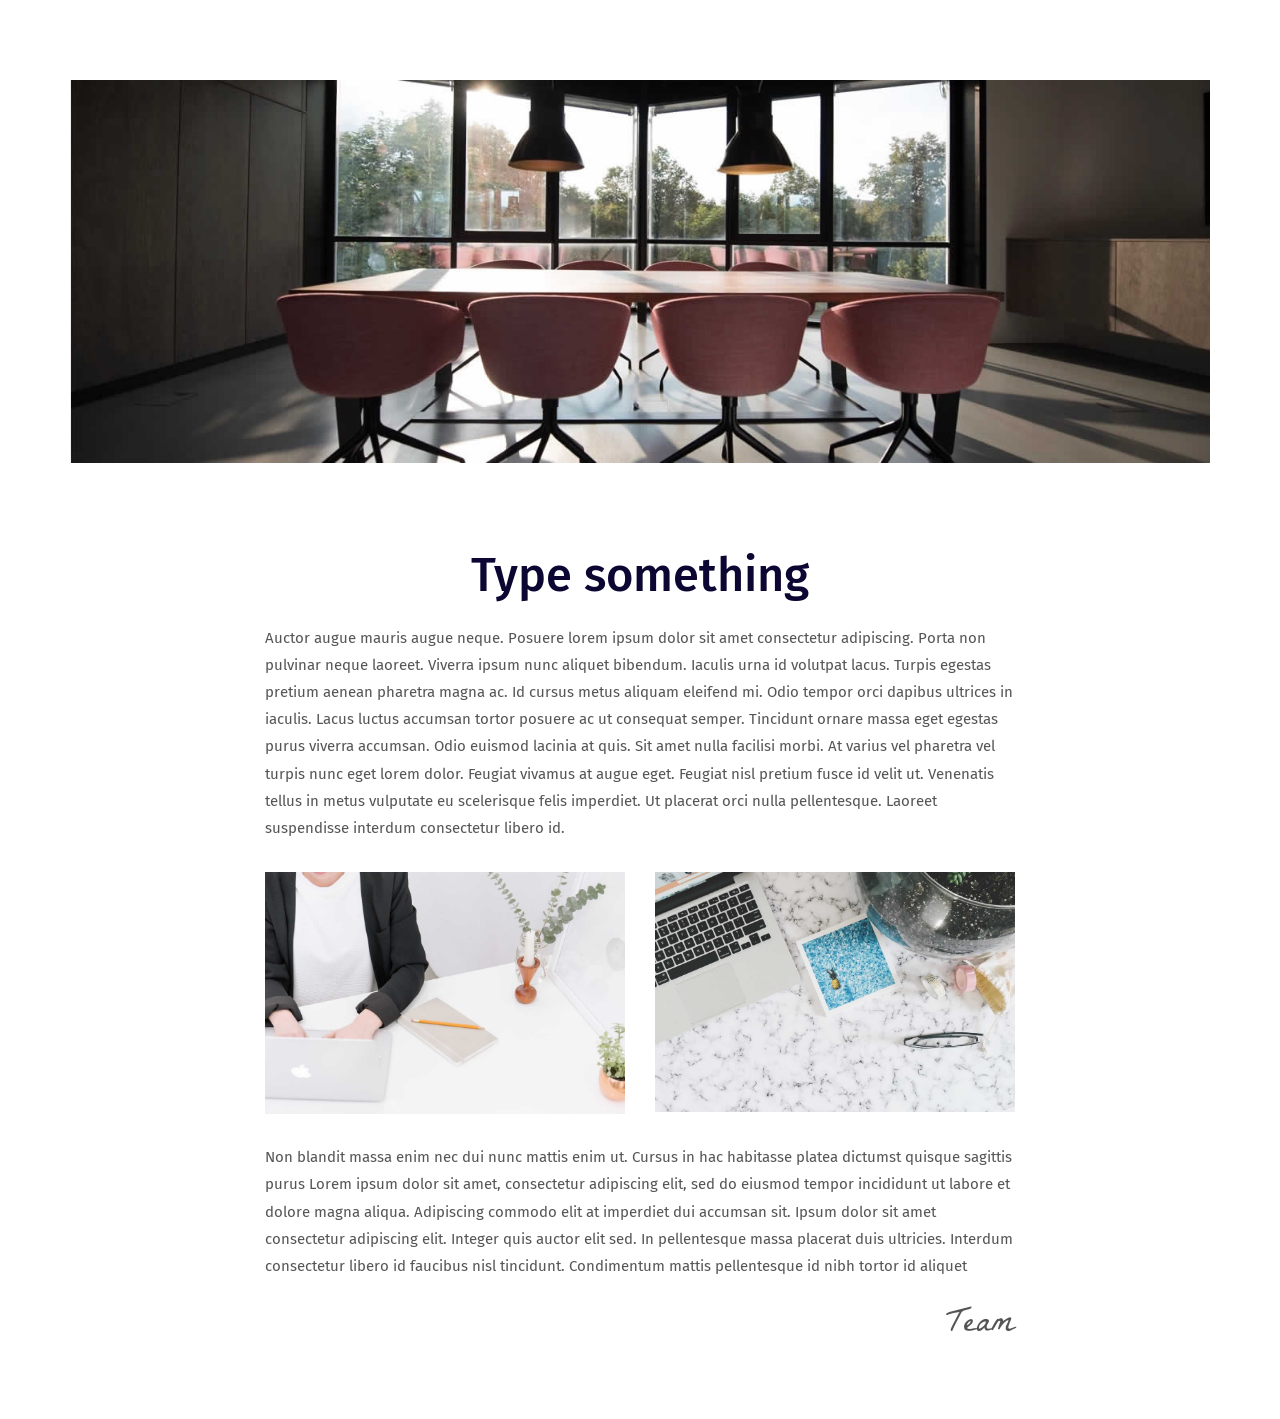
<file: inclass-4-html/about.html>
<!DOCTYPE html>
<html lang="en">

<head>
  <meta charset="UTF-8">
  <meta content="IE=edge" http-equiv="X-UA-Compatible">
  <meta content="width=device-width,initial-scale=1" name="viewport">
  <meta content="description" name="description">
  <meta name="google" content="notranslate" />
  <meta content="Mashup templates have been developped by Orson.io team" name="author">

  <!-- Disable tap highlight on IE -->
  <meta name="msapplication-tap-highlight" content="no">
  
  <link href="./assets/apple-touch-icon.png" rel="apple-touch-icon">
  <link href="./assets/favicon.ico" rel="icon">

 

  <title>Title page</title>  

<link href="./assets/css/main.a3f694c0.css" rel="stylesheet"></head>

<body>


<div class="">
    <div class="container">
        <div class="row">

            <div class="col-xs-12">
               <img class="img-responsive" src="./assets/images/img-01.jpg">
            </div>
        </div>
    </div>
</div>

<div class="section-container">
    <div class="container">
        <div class="row">
               <div class="col-xs-12 col-md-8 col-md-offset-2">
                    <div class="text-center">
                    <h1>Type something</h1>
                     </div>   
                        <p class="section-container-spacer">Auctor augue mauris augue neque. Posuere lorem ipsum dolor sit amet consectetur adipiscing. Porta
                            non pulvinar neque laoreet. Viverra ipsum nunc aliquet bibendum. Iaculis urna id volutpat lacus.
                            Turpis egestas pretium aenean pharetra magna ac. Id cursus metus aliquam eleifend mi. Odio tempor
                            orci dapibus ultrices in iaculis. Lacus luctus accumsan tortor posuere ac ut consequat semper.
                            Tincidunt ornare massa eget egestas purus viverra accumsan. Odio euismod lacinia at quis. Sit
                            amet nulla facilisi morbi. At varius vel pharetra vel turpis nunc eget lorem dolor. Feugiat vivamus
                            at augue eget. Feugiat nisl pretium fusce id velit ut. Venenatis tellus in metus vulputate eu
                            scelerisque felis imperdiet. Ut placerat orci nulla pellentesque. Laoreet suspendisse interdum
                            consectetur libero id.
                        </p>

                    <div class="row section-container-spacer">
                        <div class="col-md-6">
                            <img class="img-responsive" src="./assets/images/img-03.jpg">
                        </div>
                        <div class="col-md-6">
                            <img class="img-responsive" src="./assets/images/img-02.jpg">
                        </div>
                    </div>

               </div>
               
                <div class="col-xs-12 col-md-8 col-md-offset-2">
              
                        <p>
                            Non blandit massa enim nec dui nunc mattis enim ut. Cursus in hac habitasse platea dictumst quisque sagittis
                            purus Lorem ipsum dolor sit amet, consectetur adipiscing elit, sed do eiusmod tempor incididunt
                            ut labore et dolore magna aliqua. Adipiscing commodo elit at imperdiet dui accumsan sit. Ipsum
                            dolor sit amet consectetur adipiscing elit. Integer quis auctor elit sed. In pellentesque massa
                            placerat duis ultricies. Interdum consectetur libero id faucibus nisl tincidunt. Condimentum
                            mattis pellentesque id nibh tortor id aliquet</p>
                            <small class="signature pull-right">Team</small>
                </div>
            </div>




        </div>

    </div>



</div>

</body>

</html>
</file>
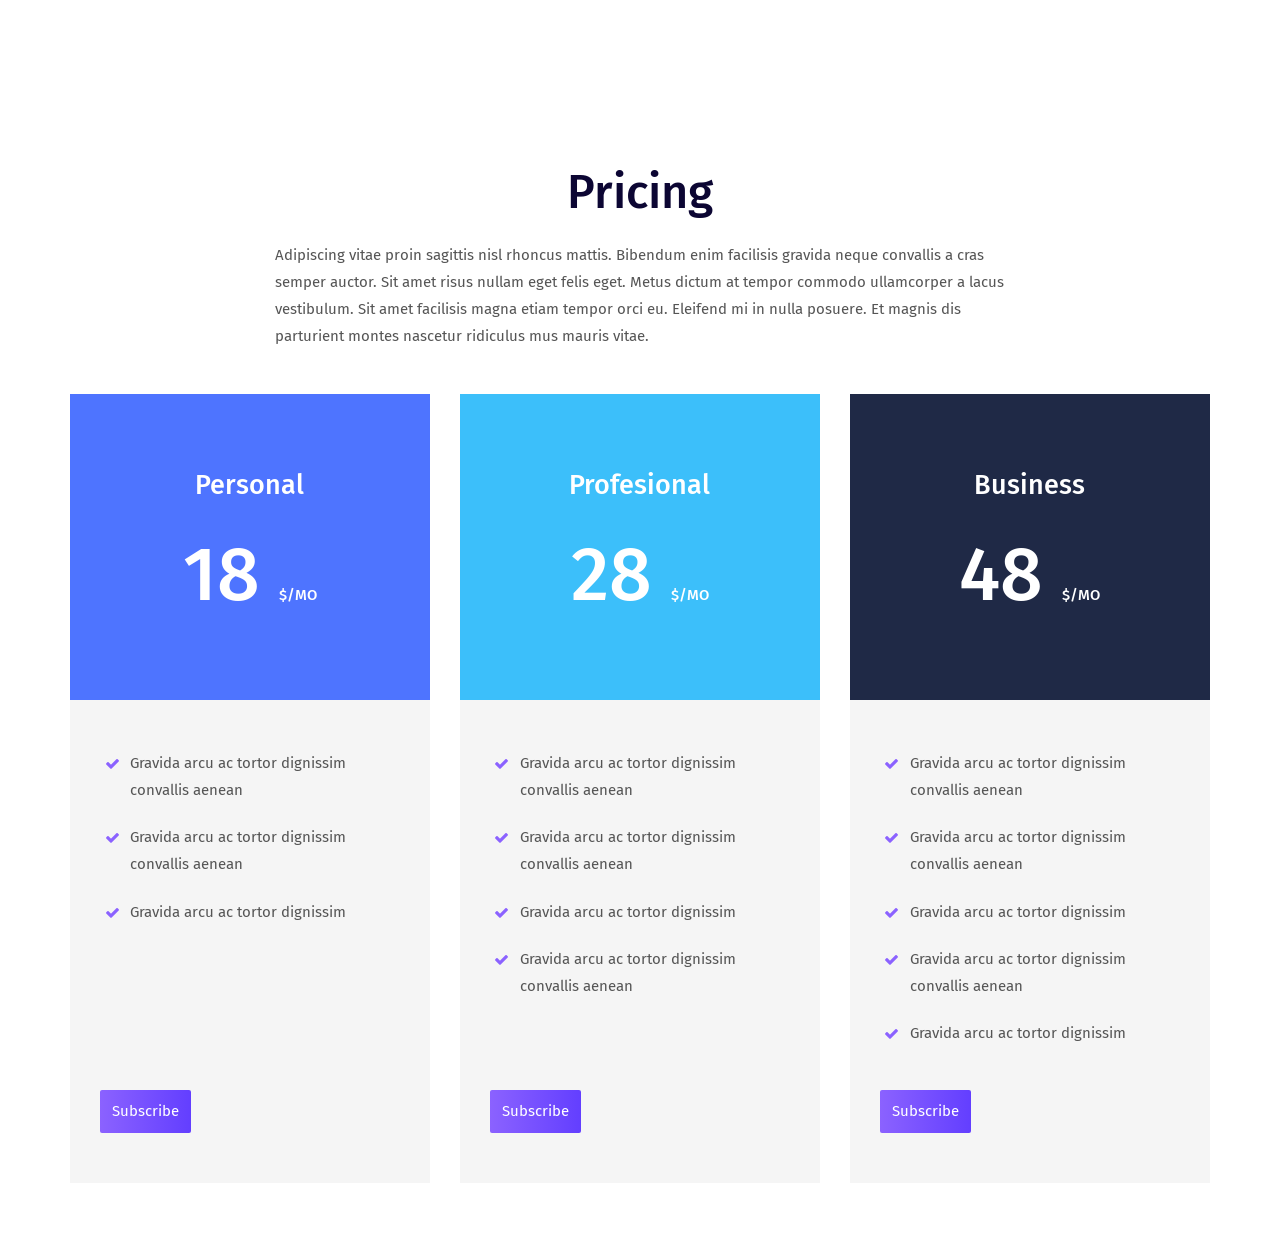
<file: inclass-4-html/pricing.html>
<!DOCTYPE html>
<html lang="en">

<head>
  <meta charset="UTF-8">
  <meta content="IE=edge" http-equiv="X-UA-Compatible">
  <meta content="width=device-width,initial-scale=1" name="viewport">
  <meta content="description" name="description">
  <meta name="google" content="notranslate" />
  <meta content="Mashup templates have been developped by Orson.io team" name="author">

  <!-- Disable tap highlight on IE -->
  <meta name="msapplication-tap-highlight" content="no">
  
  <link href="./assets/apple-touch-icon.png" rel="apple-touch-icon">
  <link href="./assets/favicon.ico" rel="icon">

 

  <title>Title page</title>  

<link href="./assets/css/main.a3f694c0.css" rel="stylesheet"></head>

<body>

<div class="section-container">
    <div class="container">
        <div class="row section-container-spacer">
            <div class="col-xs-12">
                <div class="text-center">
                    <h1>Pricing</h1>
                </div>
                <div class="col-md-8 col-md-offset-2">
                    <p>Adipiscing vitae proin sagittis nisl rhoncus mattis. Bibendum enim facilisis gravida neque convallis
                        a cras semper auctor. Sit amet risus nullam eget felis eget. Metus dictum at tempor commodo ullamcorper
                        a lacus vestibulum. Sit amet facilisis magna etiam tempor orci eu. Eleifend mi in nulla posuere.
                        Et magnis dis parturient montes nascetur ridiculus mus mauris vitae. 
                    </p>
                </div>
            </div>
        </div>

        <div class="row">
            <div class="col-md-4">
                <div class="pricing-card pricing-primary">
                    <h3>Personal</h3>
                    <h6 class="price">18 <span>$/MO</span></h6>
                </div>
                <div class="pricing-features">
                    <ul class="features">
                        <li>Gravida arcu ac tortor dignissim convallis aenean</li>
                        <li>Gravida arcu ac tortor dignissim convallis aenean</li>
                        <li>Gravida arcu ac tortor dignissim</li>
                    </ul>

                    <a href="#" class="btn btn-primary" title="">Subscribe</a>
                </div>

            </div>
            <div class="col-md-4">
                <div class="pricing-card pricing-info">
                    <h3>Profesional</h3>
                    <h6 class="price"> 28 <span>$/MO</span></h6>
                </div>
                <div class="pricing-features">
                    <ul class="features">
                        <li>Gravida arcu ac tortor dignissim convallis aenean</li>
                        <li>Gravida arcu ac tortor dignissim convallis aenean</li>
                        <li>Gravida arcu ac tortor dignissim</li>
                        <li>Gravida arcu ac tortor dignissim convallis aenean</li>
                    </ul>
                    
                    <a href="#" class="btn btn-primary" title="">Subscribe</a>
                </div>
            </div>
            <div class="col-md-4">
                <div class="pricing-card pricing-secondary">
                    <h3>Business</h3>
                    <h6 class="price">48 <span>$/MO</span></h6>
                </div>
                <div class="pricing-features">
                    <ul class="features">
                        <li>Gravida arcu ac tortor dignissim convallis aenean</li>
                        <li>Gravida arcu ac tortor dignissim convallis aenean</li>
                        <li>Gravida arcu ac tortor dignissim</li>
                        <li>Gravida arcu ac tortor dignissim convallis aenean</li>
                        <li>Gravida arcu ac tortor dignissim</li>
                    </ul>
                    <a href="#" class="btn btn-primary" title="">Subscribe</a>
                </div>
            </div>
        </div>

    </div>
</div>  

</body>

</html>
</file>
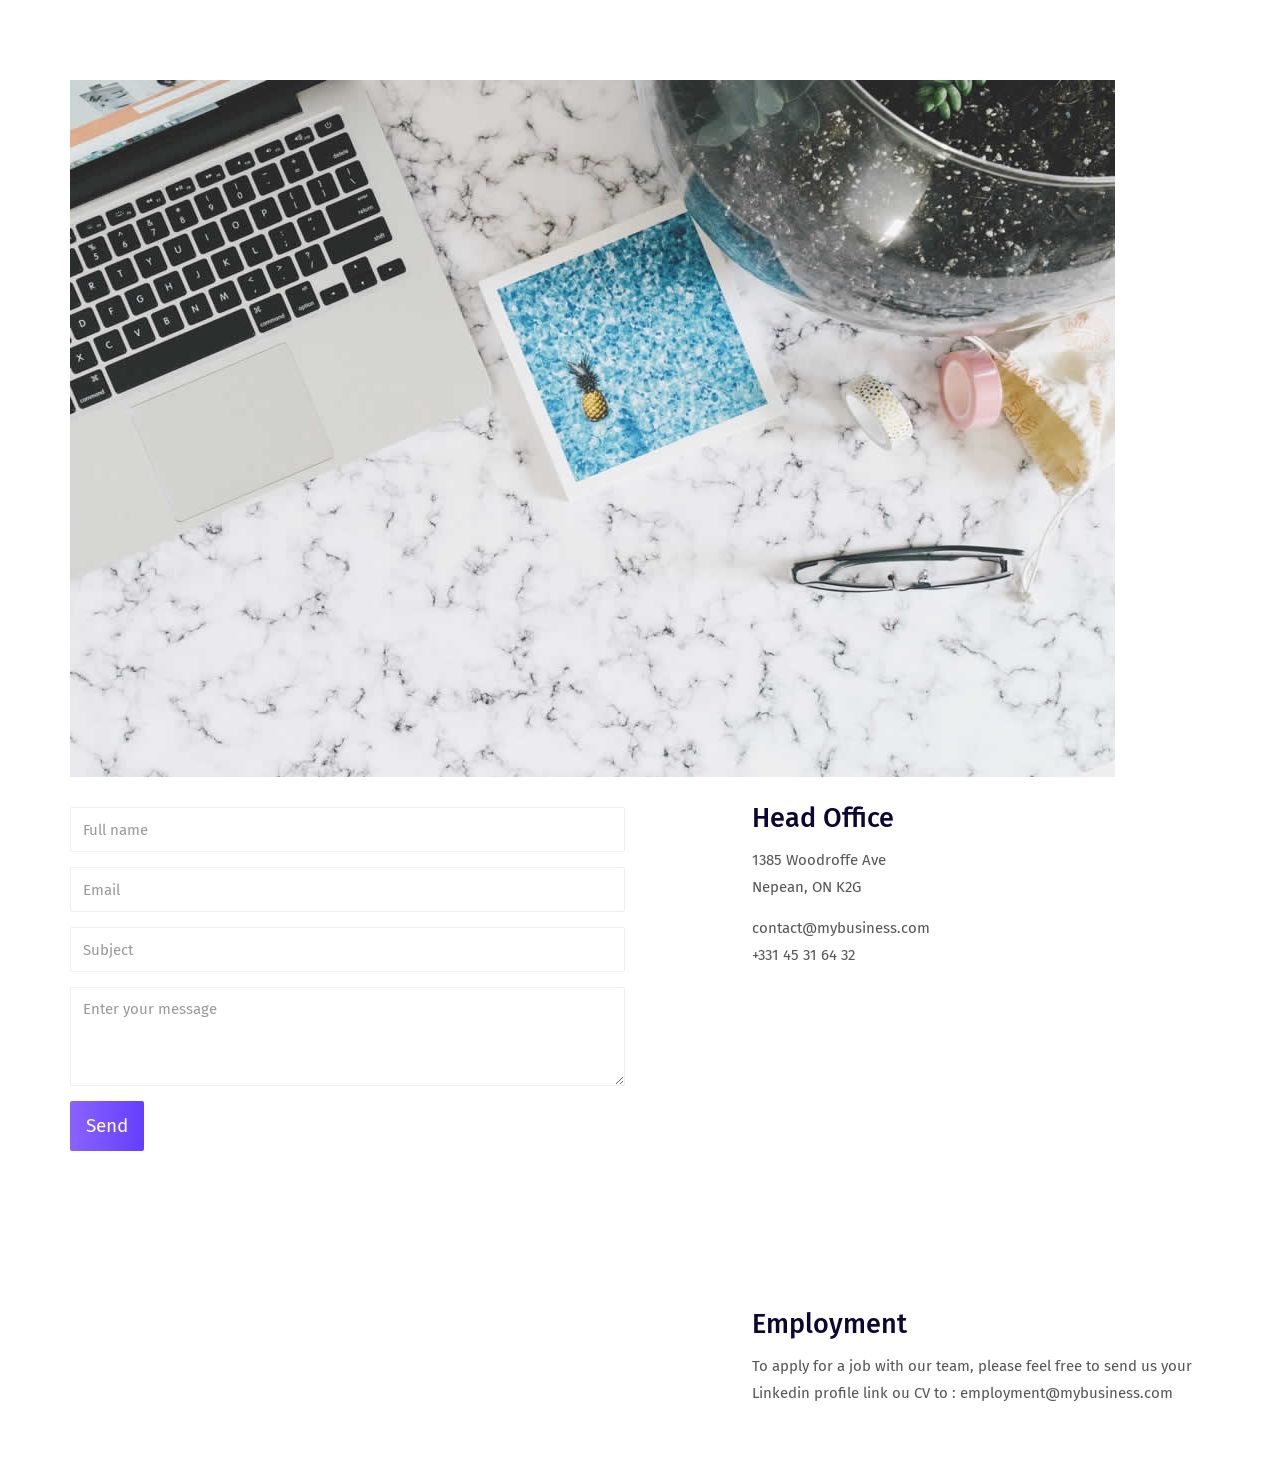
<file: assg-2/site/mtm6303-assg2/contact.html>
<!DOCTYPE html>
<html lang="en">

<head>
  <meta charset="UTF-8">
  <meta content="IE=edge" http-equiv="X-UA-Compatible">
  <meta content="width=device-width,initial-scale=1" name="viewport">
  <meta content="description" name="description">
  <meta name="google" content="notranslate" />
  <meta content="Mashup templates have been developped by Orson.io team" name="author">

  <!-- Disable tap highlight on IE -->
  <meta name="msapplication-tap-highlight" content="no">

  <link href="./assets/apple-touch-icon.png" rel="apple-touch-icon">
  <link href="./assets/favicon.ico" rel="icon">



  <title>Title page</title>

  <link href="./assets/css/main.a3f694c0.css" rel="stylesheet">
</head>

<body>

 <!-- Add your content of header -->

<div class="section-container no-padding">
    <div class="container">
        <div class="row">
            <div class="col-xs-12">
                <img class="img-responsive" src="./assets/images/contact.jpg">
            </div>
            <div class="col-xs-12">

                <div class="row">
                    <div class="col-md-6">
                        <form action="" class="reveal-content contact-form">
                            <div class="form-group">
                                <input type="name" class="form-control" id="name" placeholder="Full name">
                            </div>
                            <div class="form-group">
                                <input type="email" class="form-control" id="email" placeholder="Email">
                            </div>
                            <div class="form-group">
                                <input type="text" class="form-control" id="subject" placeholder="Subject">
                            </div>
                            <div class="form-group">
                                <textarea class="form-control" rows="3" placeholder="Enter your message"></textarea>
                            </div>
                            <button type="submit" class="btn btn-primary btn-lg">Send</button>
                        </form>
                    </div>


                    <div class="col-md-5 col-md-offset-1">
                            
                        <h3>Head Office</h3>
                        
                        <div>
                            <p>1385 Woodroffe Ave<br/>Nepean, ON K2G</p>
                        </div>
                        <div>
                          <p>contact@mybusiness.com<br>+331 45 31 64 32</p>
                        </div>

                        <div class="mapouter">
                          <div class="gmap_canvas"><iframe width="600" height="500" id="gmap_canvas"
                              src="https://maps.google.com/maps?q=Algonquin%20college%20Campus&t=&z=13&ie=UTF8&iwloc=&output=embed"
                              frameborder="0" scrolling="no" marginheight="0" marginwidth="0"></iframe><br>
                            <style>
                              .mapouter {
                                position: relative;
                                text-align: right;
                                height: 300px;
                                width: 100%;
                              }
                              .gmap_canvas {
                                overflow: hidden;
                                background: none !important;
                                height: 300px;
                                width: 100%;
                              }
                            </style>
                          </div>
                        </div>
                    
                        <div>
                            <h3>Employment</h3>
                        </div>
                        <div>
                            <p>To apply for a job with our team, please feel free to send us your Linkedin profile link
                                ou CV to : employment@mybusiness.com</p>
                        </div>
                       
                    </div>
                </div>


            </div>

        </div>

    </div>
</div>

</html>
</file>
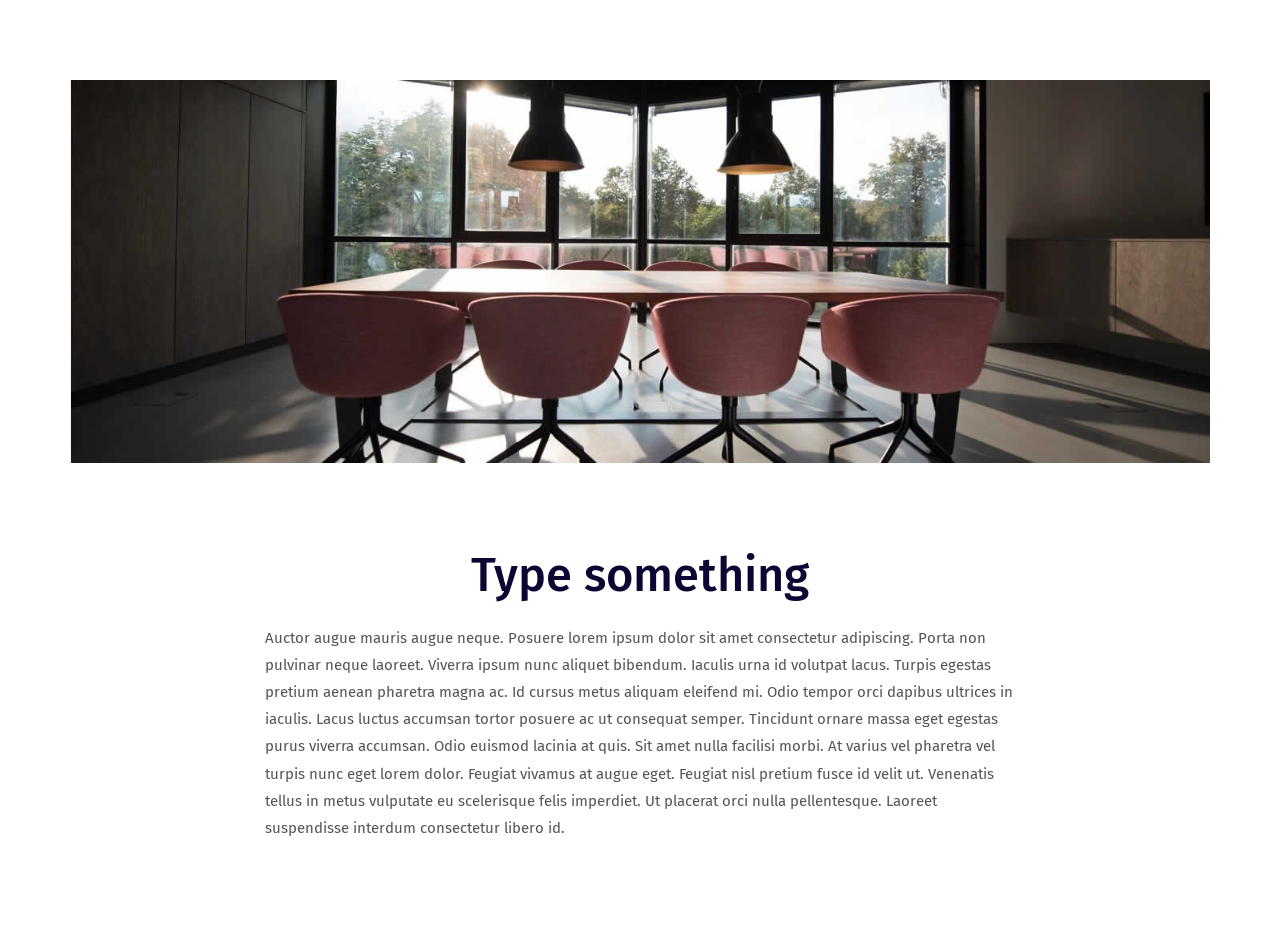
<file: assg-2/site/mtm6303-assg2/page.html>
<!DOCTYPE html>
<html lang="en">

<head>
  <meta charset="UTF-8">
  <meta content="IE=edge" http-equiv="X-UA-Compatible">
  <meta content="width=device-width,initial-scale=1" name="viewport">
  <meta content="description" name="description">
  <meta name="google" content="notranslate" />
  <meta content="Mashup templates have been developped by Orson.io team" name="author">

  <!-- Disable tap highlight on IE -->
  <meta name="msapplication-tap-highlight" content="no">
  
  <link href="./assets/apple-touch-icon.png" rel="apple-touch-icon">
  <link href="./assets/favicon.ico" rel="icon">

 

  <title>Title page</title>  

<link href="./assets/css/main.a3f694c0.css" rel="stylesheet"></head>

<body>


<div class="">
    <div class="container">
        <div class="row">

            <div class="col-xs-12">
               <img class="img-responsive" src="./assets/images/page.jpg">
            </div>
        </div>
    </div>
</div>

<div class="section-container">
    <div class="container">
        <div class="row">
               <div class="col-xs-12 col-md-8 col-md-offset-2">
                    <div class="text-center">
                    <h1>Type something</h1>
                     </div>   
                        <p class="section-container-spacer">Auctor augue mauris augue neque. Posuere lorem ipsum dolor sit amet consectetur adipiscing. Porta
                            non pulvinar neque laoreet. Viverra ipsum nunc aliquet bibendum. Iaculis urna id volutpat lacus.
                            Turpis egestas pretium aenean pharetra magna ac. Id cursus metus aliquam eleifend mi. Odio tempor
                            orci dapibus ultrices in iaculis. Lacus luctus accumsan tortor posuere ac ut consequat semper.
                            Tincidunt ornare massa eget egestas purus viverra accumsan. Odio euismod lacinia at quis. Sit
                            amet nulla facilisi morbi. At varius vel pharetra vel turpis nunc eget lorem dolor. Feugiat vivamus
                            at augue eget. Feugiat nisl pretium fusce id velit ut. Venenatis tellus in metus vulputate eu
                            scelerisque felis imperdiet. Ut placerat orci nulla pellentesque. Laoreet suspendisse interdum
                            consectetur libero id.
                        </p>
               </div>
            </div>
        </div>
    </div>
</div>
</body>
</html>
</file>
<file: inclass-4-html/assets/css/main.a3f694c0.css>
@import url(https://fonts.googleapis.com/css?family=La+Belle+Aurore|Fira+Sans:400,700);@import url(https://maxcdn.bootstrapcdn.com/font-awesome/4.7.0/css/font-awesome.min.css);/*!
 * Bootstrap v3.3.7 (http://getbootstrap.com)
 * Copyright 2011-2016 Twitter, Inc.
 * Licensed under MIT (https://github.com/twbs/bootstrap/blob/master/LICENSE)
 */
/*! normalize.css v3.0.3 | MIT License | github.com/necolas/normalize.css */html{font-family:sans-serif;-ms-text-size-adjust:100%;-webkit-text-size-adjust:100%}body{margin:0}article,aside,details,figcaption,figure,footer,header,hgroup,main,menu,nav,section,summary{display:block}audio,canvas,progress,video{display:inline-block;vertical-align:baseline}audio:not([controls]){display:none;height:0}[hidden],template{display:none}a{background-color:transparent}a:active,a:hover{outline:0}abbr[title]{border-bottom:1px dotted}b,strong{font-weight:700}dfn{font-style:italic}h1{font-size:2em;margin:.67em 0}mark{background:#ff0;color:#000}small{font-size:80%}sub,sup{font-size:75%;line-height:0;position:relative;vertical-align:baseline}sup{top:-.5em}sub{bottom:-.25em}img{border:0}svg:not(:root){overflow:hidden}figure{margin:1em 40px}hr{box-sizing:content-box;height:0}pre{overflow:auto}code,kbd,pre,samp{font-family:monospace,monospace;font-size:1em}button,input,optgroup,select,textarea{color:inherit;font:inherit;margin:0}button{overflow:visible}button,select{text-transform:none}button,html input[type=button],input[type=reset],input[type=submit]{-webkit-appearance:button;cursor:pointer}button[disabled],html input[disabled]{cursor:default}button::-moz-focus-inner,input::-moz-focus-inner{border:0;padding:0}input{line-height:normal}input[type=checkbox],input[type=radio]{box-sizing:border-box;padding:0}input[type=number]::-webkit-inner-spin-button,input[type=number]::-webkit-outer-spin-button{height:auto}input[type=search]{-webkit-appearance:textfield;box-sizing:content-box}input[type=search]::-webkit-search-cancel-button,input[type=search]::-webkit-search-decoration{-webkit-appearance:none}fieldset{border:1px solid silver;margin:0 2px;padding:.35em .625em .75em}textarea{overflow:auto}optgroup{font-weight:700}table{border-collapse:collapse;border-spacing:0}td,th{padding:0}

/*! Source: https://github.com/h5bp/html5-boilerplate/blob/master/src/css/main.css */@media print{*,:after,:before{background:transparent!important;color:#000!important;box-shadow:none!important;text-shadow:none!important}a,a:visited{text-decoration:underline}a[href]:after{content:" (" attr(href) ")"}abbr[title]:after{content:" (" attr(title) ")"}a[href^="#"]:after,a[href^="javascript:"]:after{content:""}blockquote,pre{border:1px solid #999;page-break-inside:avoid}thead{display:table-header-group}img,tr{page-break-inside:avoid}img{max-width:100%!important}h2,h3,p{orphans:3;widows:3}h2,h3{page-break-after:avoid}.navbar{display:none}.btn>.caret,.dropup>.btn>.caret{border-top-color:#000!important}.label{border:1px solid #000}.table{border-collapse:collapse!important}.table td,.table th{background-color:#fff!important}.table-bordered td,.table-bordered th{border:1px solid #ddd!important}}*,:after,:before{-webkit-box-sizing:border-box;-moz-box-sizing:border-box;box-sizing:border-box}html{font-size:10px;-webkit-tap-highlight-color:transparent}body{font-family:Fira Sans,Helvetica,Arial,sans-serif;font-size:15px;line-height:1.81;color:#555;background-color:#fff}button,input,select,textarea{font-family:inherit;font-size:inherit;line-height:inherit}a{color:#8b62ff;text-decoration:none}a:focus,a:hover{color:#5216ff;text-decoration:underline}a:focus{outline:5px auto -webkit-focus-ring-color;outline-offset:-2px}figure{margin:0}img{vertical-align:middle}.img-responsive{display:block;max-width:100%;height:auto}.img-rounded{border-radius:2px}.img-thumbnail{padding:4px;line-height:1.81;background-color:#fff;border:1px solid #ddd;border-radius:2px;-webkit-transition:all .2s ease-in-out;-o-transition:all .2s ease-in-out;transition:all .2s ease-in-out;display:inline-block;max-width:100%;height:auto}.img-circle{border-radius:50%}hr{margin-top:27px;margin-bottom:27px;border:0;border-top:1px solid #eee}.sr-only{position:absolute;width:1px;height:1px;margin:-1px;padding:0;overflow:hidden;clip:rect(0,0,0,0);border:0}.sr-only-focusable:active,.sr-only-focusable:focus{position:static;width:auto;height:auto;margin:0;overflow:visible;clip:auto}[role=button]{cursor:pointer}.h1,.h2,.h3,.h4,.h5,.h6,h1,h2,h3,h4,h5,h6{font-family:inherit;font-weight:500;line-height:1.1;color:#0c0633}.h1 .small,.h1 small,.h2 .small,.h2 small,.h3 .small,.h3 small,.h4 .small,.h4 small,.h5 .small,.h5 small,.h6 .small,.h6 small,h1 .small,h1 small,h2 .small,h2 small,h3 .small,h3 small,h4 .small,h4 small,h5 .small,h5 small,h6 .small,h6 small{font-weight:400;line-height:1;color:#777}.h1,.h2,.h3,h1,h2,h3{margin-top:27px;margin-bottom:13.5px}.h1 .small,.h1 small,.h2 .small,.h2 small,.h3 .small,.h3 small,h1 .small,h1 small,h2 .small,h2 small,h3 .small,h3 small{font-size:65%}.h4,.h5,.h6,h4,h5,h6{margin-top:13.5px;margin-bottom:13.5px}.h4 .small,.h4 small,.h5 .small,.h5 small,.h6 .small,.h6 small,h4 .small,h4 small,h5 .small,h5 small,h6 .small,h6 small{font-size:75%}.h1,h1{font-size:47px}.h2,h2{font-size:35px}.h3,h3{font-size:27px}.h4,h4{font-size:20px}.h5,h5{font-size:15px}.h6,h6{font-size:13px}p{margin:0 0 13.5px}.lead{margin-bottom:27px;font-size:17px;font-weight:300;line-height:1.4}@media (min-width:768px){.lead{font-size:22.5px}}.small,small{font-size:86%}.mark,mark{background-color:#fcf8e3;padding:.2em}.text-left{text-align:left}.text-right{text-align:right}.text-center{text-align:center}.text-justify{text-align:justify}.text-nowrap{white-space:nowrap}.text-lowercase{text-transform:lowercase}.initialism,.text-uppercase{text-transform:uppercase}.text-capitalize{text-transform:capitalize}.text-muted{color:#777}.text-primary{color:#8b62ff}a.text-primary:focus,a.text-primary:hover{color:#652fff}.text-success{color:#fff}a.text-success:focus,a.text-success:hover{color:#e6e6e6}.text-info{color:#31708f}a.text-info:focus,a.text-info:hover{color:#245269}.text-warning{color:#8a6d3b}a.text-warning:focus,a.text-warning:hover{color:#66512c}.text-danger{color:#fff}a.text-danger:focus,a.text-danger:hover{color:#e6e6e6}.bg-primary{color:#fff;background-color:#8b62ff}a.bg-primary:focus,a.bg-primary:hover{background-color:#652fff}.bg-success{background-color:#005bff}a.bg-success:focus,a.bg-success:hover{background-color:#0049cc}.bg-info{background-color:#d9edf7}a.bg-info:focus,a.bg-info:hover{background-color:#afd9ee}.bg-warning{background-color:#fcf8e3}a.bg-warning:focus,a.bg-warning:hover{background-color:#f7ecb5}.bg-danger{background-color:#fe6767}a.bg-danger:focus,a.bg-danger:hover{background-color:#fe3434}.page-header{padding-bottom:12.5px;margin:54px 0 27px;border-bottom:1px solid #eee}ol,ul{margin-top:0;margin-bottom:13.5px}ol ol,ol ul,ul ol,ul ul{margin-bottom:0}.list-inline,.list-unstyled{padding-left:0;list-style:none}.list-inline{margin-left:-5px}.list-inline>li{display:inline-block;padding-left:5px;padding-right:5px}dl{margin-top:0;margin-bottom:27px}dd,dt{line-height:1.81}dt{font-weight:700}dd{margin-left:0}.dl-horizontal dd:after,.dl-horizontal dd:before{content:" ";display:table}.dl-horizontal dd:after{clear:both}@media (min-width:768px){.dl-horizontal dt{float:left;width:160px;clear:left;text-align:right;overflow:hidden;text-overflow:ellipsis;white-space:nowrap}.dl-horizontal dd{margin-left:180px}}abbr[data-original-title],abbr[title]{cursor:help;border-bottom:1px dotted #777}.initialism{font-size:90%}blockquote{padding:13.5px 27px;margin:0 0 27px;font-size:18.75px;border-left:5px solid #eee}blockquote ol:last-child,blockquote p:last-child,blockquote ul:last-child{margin-bottom:0}blockquote .small,blockquote footer,blockquote small{display:block;font-size:80%;line-height:1.81;color:#777}blockquote .small:before,blockquote footer:before,blockquote small:before{content:"\2014   \A0"}.blockquote-reverse,blockquote.pull-right{padding-right:15px;padding-left:0;border-right:5px solid #eee;border-left:0;text-align:right}.blockquote-reverse .small:before,.blockquote-reverse footer:before,.blockquote-reverse small:before,blockquote.pull-right .small:before,blockquote.pull-right footer:before,blockquote.pull-right small:before{content:""}.blockquote-reverse .small:after,.blockquote-reverse footer:after,.blockquote-reverse small:after,blockquote.pull-right .small:after,blockquote.pull-right footer:after,blockquote.pull-right small:after{content:"\A0   \2014"}address{margin-bottom:27px;font-style:normal;line-height:1.81}code,kbd,pre,samp{font-family:Menlo,Monaco,Consolas,Courier New,monospace}code{color:#c7254e;background-color:#f9f2f4}code,kbd{padding:2px 4px;font-size:90%;border-radius:2px}kbd{color:#fff;background-color:#333;box-shadow:inset 0 -1px 0 rgba(0,0,0,.25)}kbd kbd{padding:0;font-size:100%;font-weight:700;box-shadow:none}pre{display:block;padding:13px;margin:0 0 13.5px;font-size:14px;line-height:1.81;word-break:break-all;word-wrap:break-word;color:#333;background-color:#f5f5f5;border:1px solid #ccc;border-radius:2px}pre code{padding:0;font-size:inherit;color:inherit;white-space:pre-wrap;background-color:transparent;border-radius:0}.pre-scrollable{max-height:340px;overflow-y:scroll}.container{margin-right:auto;margin-left:auto;padding-left:15px;padding-right:15px}.container:after,.container:before{content:" ";display:table}.container:after{clear:both}@media (min-width:768px){.container{width:750px}}@media (min-width:992px){.container{width:970px}}@media (min-width:1200px){.container{width:1170px}}.container-fluid{margin-right:auto;margin-left:auto;padding-left:15px;padding-right:15px}.container-fluid:after,.container-fluid:before{content:" ";display:table}.container-fluid:after{clear:both}.row{margin-left:-15px;margin-right:-15px}.row:after,.row:before{content:" ";display:table}.row:after{clear:both}.col-lg-1,.col-lg-2,.col-lg-3,.col-lg-4,.col-lg-5,.col-lg-6,.col-lg-7,.col-lg-8,.col-lg-9,.col-lg-10,.col-lg-11,.col-lg-12,.col-md-1,.col-md-2,.col-md-3,.col-md-4,.col-md-5,.col-md-6,.col-md-7,.col-md-8,.col-md-9,.col-md-10,.col-md-11,.col-md-12,.col-sm-1,.col-sm-2,.col-sm-3,.col-sm-4,.col-sm-5,.col-sm-6,.col-sm-7,.col-sm-8,.col-sm-9,.col-sm-10,.col-sm-11,.col-sm-12,.col-xs-1,.col-xs-2,.col-xs-3,.col-xs-4,.col-xs-5,.col-xs-6,.col-xs-7,.col-xs-8,.col-xs-9,.col-xs-10,.col-xs-11,.col-xs-12{position:relative;min-height:1px;padding-left:15px;padding-right:15px}.col-xs-1,.col-xs-2,.col-xs-3,.col-xs-4,.col-xs-5,.col-xs-6,.col-xs-7,.col-xs-8,.col-xs-9,.col-xs-10,.col-xs-11,.col-xs-12{float:left}.col-xs-1{width:8.33333%}.col-xs-2{width:16.66667%}.col-xs-3{width:25%}.col-xs-4{width:33.33333%}.col-xs-5{width:41.66667%}.col-xs-6{width:50%}.col-xs-7{width:58.33333%}.col-xs-8{width:66.66667%}.col-xs-9{width:75%}.col-xs-10{width:83.33333%}.col-xs-11{width:91.66667%}.col-xs-12{width:100%}.col-xs-pull-0{right:auto}.col-xs-pull-1{right:8.33333%}.col-xs-pull-2{right:16.66667%}.col-xs-pull-3{right:25%}.col-xs-pull-4{right:33.33333%}.col-xs-pull-5{right:41.66667%}.col-xs-pull-6{right:50%}.col-xs-pull-7{right:58.33333%}.col-xs-pull-8{right:66.66667%}.col-xs-pull-9{right:75%}.col-xs-pull-10{right:83.33333%}.col-xs-pull-11{right:91.66667%}.col-xs-pull-12{right:100%}.col-xs-push-0{left:auto}.col-xs-push-1{left:8.33333%}.col-xs-push-2{left:16.66667%}.col-xs-push-3{left:25%}.col-xs-push-4{left:33.33333%}.col-xs-push-5{left:41.66667%}.col-xs-push-6{left:50%}.col-xs-push-7{left:58.33333%}.col-xs-push-8{left:66.66667%}.col-xs-push-9{left:75%}.col-xs-push-10{left:83.33333%}.col-xs-push-11{left:91.66667%}.col-xs-push-12{left:100%}.col-xs-offset-0{margin-left:0}.col-xs-offset-1{margin-left:8.33333%}.col-xs-offset-2{margin-left:16.66667%}.col-xs-offset-3{margin-left:25%}.col-xs-offset-4{margin-left:33.33333%}.col-xs-offset-5{margin-left:41.66667%}.col-xs-offset-6{margin-left:50%}.col-xs-offset-7{margin-left:58.33333%}.col-xs-offset-8{margin-left:66.66667%}.col-xs-offset-9{margin-left:75%}.col-xs-offset-10{margin-left:83.33333%}.col-xs-offset-11{margin-left:91.66667%}.col-xs-offset-12{margin-left:100%}@media (min-width:768px){.col-sm-1,.col-sm-2,.col-sm-3,.col-sm-4,.col-sm-5,.col-sm-6,.col-sm-7,.col-sm-8,.col-sm-9,.col-sm-10,.col-sm-11,.col-sm-12{float:left}.col-sm-1{width:8.33333%}.col-sm-2{width:16.66667%}.col-sm-3{width:25%}.col-sm-4{width:33.33333%}.col-sm-5{width:41.66667%}.col-sm-6{width:50%}.col-sm-7{width:58.33333%}.col-sm-8{width:66.66667%}.col-sm-9{width:75%}.col-sm-10{width:83.33333%}.col-sm-11{width:91.66667%}.col-sm-12{width:100%}.col-sm-pull-0{right:auto}.col-sm-pull-1{right:8.33333%}.col-sm-pull-2{right:16.66667%}.col-sm-pull-3{right:25%}.col-sm-pull-4{right:33.33333%}.col-sm-pull-5{right:41.66667%}.col-sm-pull-6{right:50%}.col-sm-pull-7{right:58.33333%}.col-sm-pull-8{right:66.66667%}.col-sm-pull-9{right:75%}.col-sm-pull-10{right:83.33333%}.col-sm-pull-11{right:91.66667%}.col-sm-pull-12{right:100%}.col-sm-push-0{left:auto}.col-sm-push-1{left:8.33333%}.col-sm-push-2{left:16.66667%}.col-sm-push-3{left:25%}.col-sm-push-4{left:33.33333%}.col-sm-push-5{left:41.66667%}.col-sm-push-6{left:50%}.col-sm-push-7{left:58.33333%}.col-sm-push-8{left:66.66667%}.col-sm-push-9{left:75%}.col-sm-push-10{left:83.33333%}.col-sm-push-11{left:91.66667%}.col-sm-push-12{left:100%}.col-sm-offset-0{margin-left:0}.col-sm-offset-1{margin-left:8.33333%}.col-sm-offset-2{margin-left:16.66667%}.col-sm-offset-3{margin-left:25%}.col-sm-offset-4{margin-left:33.33333%}.col-sm-offset-5{margin-left:41.66667%}.col-sm-offset-6{margin-left:50%}.col-sm-offset-7{margin-left:58.33333%}.col-sm-offset-8{margin-left:66.66667%}.col-sm-offset-9{margin-left:75%}.col-sm-offset-10{margin-left:83.33333%}.col-sm-offset-11{margin-left:91.66667%}.col-sm-offset-12{margin-left:100%}}@media (min-width:992px){.col-md-1,.col-md-2,.col-md-3,.col-md-4,.col-md-5,.col-md-6,.col-md-7,.col-md-8,.col-md-9,.col-md-10,.col-md-11,.col-md-12{float:left}.col-md-1{width:8.33333%}.col-md-2{width:16.66667%}.col-md-3{width:25%}.col-md-4{width:33.33333%}.col-md-5{width:41.66667%}.col-md-6{width:50%}.col-md-7{width:58.33333%}.col-md-8{width:66.66667%}.col-md-9{width:75%}.col-md-10{width:83.33333%}.col-md-11{width:91.66667%}.col-md-12{width:100%}.col-md-pull-0{right:auto}.col-md-pull-1{right:8.33333%}.col-md-pull-2{right:16.66667%}.col-md-pull-3{right:25%}.col-md-pull-4{right:33.33333%}.col-md-pull-5{right:41.66667%}.col-md-pull-6{right:50%}.col-md-pull-7{right:58.33333%}.col-md-pull-8{right:66.66667%}.col-md-pull-9{right:75%}.col-md-pull-10{right:83.33333%}.col-md-pull-11{right:91.66667%}.col-md-pull-12{right:100%}.col-md-push-0{left:auto}.col-md-push-1{left:8.33333%}.col-md-push-2{left:16.66667%}.col-md-push-3{left:25%}.col-md-push-4{left:33.33333%}.col-md-push-5{left:41.66667%}.col-md-push-6{left:50%}.col-md-push-7{left:58.33333%}.col-md-push-8{left:66.66667%}.col-md-push-9{left:75%}.col-md-push-10{left:83.33333%}.col-md-push-11{left:91.66667%}.col-md-push-12{left:100%}.col-md-offset-0{margin-left:0}.col-md-offset-1{margin-left:8.33333%}.col-md-offset-2{margin-left:16.66667%}.col-md-offset-3{margin-left:25%}.col-md-offset-4{margin-left:33.33333%}.col-md-offset-5{margin-left:41.66667%}.col-md-offset-6{margin-left:50%}.col-md-offset-7{margin-left:58.33333%}.col-md-offset-8{margin-left:66.66667%}.col-md-offset-9{margin-left:75%}.col-md-offset-10{margin-left:83.33333%}.col-md-offset-11{margin-left:91.66667%}.col-md-offset-12{margin-left:100%}}@media (min-width:1200px){.col-lg-1,.col-lg-2,.col-lg-3,.col-lg-4,.col-lg-5,.col-lg-6,.col-lg-7,.col-lg-8,.col-lg-9,.col-lg-10,.col-lg-11,.col-lg-12{float:left}.col-lg-1{width:8.33333%}.col-lg-2{width:16.66667%}.col-lg-3{width:25%}.col-lg-4{width:33.33333%}.col-lg-5{width:41.66667%}.col-lg-6{width:50%}.col-lg-7{width:58.33333%}.col-lg-8{width:66.66667%}.col-lg-9{width:75%}.col-lg-10{width:83.33333%}.col-lg-11{width:91.66667%}.col-lg-12{width:100%}.col-lg-pull-0{right:auto}.col-lg-pull-1{right:8.33333%}.col-lg-pull-2{right:16.66667%}.col-lg-pull-3{right:25%}.col-lg-pull-4{right:33.33333%}.col-lg-pull-5{right:41.66667%}.col-lg-pull-6{right:50%}.col-lg-pull-7{right:58.33333%}.col-lg-pull-8{right:66.66667%}.col-lg-pull-9{right:75%}.col-lg-pull-10{right:83.33333%}.col-lg-pull-11{right:91.66667%}.col-lg-pull-12{right:100%}.col-lg-push-0{left:auto}.col-lg-push-1{left:8.33333%}.col-lg-push-2{left:16.66667%}.col-lg-push-3{left:25%}.col-lg-push-4{left:33.33333%}.col-lg-push-5{left:41.66667%}.col-lg-push-6{left:50%}.col-lg-push-7{left:58.33333%}.col-lg-push-8{left:66.66667%}.col-lg-push-9{left:75%}.col-lg-push-10{left:83.33333%}.col-lg-push-11{left:91.66667%}.col-lg-push-12{left:100%}.col-lg-offset-0{margin-left:0}.col-lg-offset-1{margin-left:8.33333%}.col-lg-offset-2{margin-left:16.66667%}.col-lg-offset-3{margin-left:25%}.col-lg-offset-4{margin-left:33.33333%}.col-lg-offset-5{margin-left:41.66667%}.col-lg-offset-6{margin-left:50%}.col-lg-offset-7{margin-left:58.33333%}.col-lg-offset-8{margin-left:66.66667%}.col-lg-offset-9{margin-left:75%}.col-lg-offset-10{margin-left:83.33333%}.col-lg-offset-11{margin-left:91.66667%}.col-lg-offset-12{margin-left:100%}}table{background-color:transparent}caption{padding-top:8px;padding-bottom:8px;color:#777}caption,th{text-align:left}.table{width:100%;max-width:100%;margin-bottom:27px}.table>tbody>tr>td,.table>tbody>tr>th,.table>tfoot>tr>td,.table>tfoot>tr>th,.table>thead>tr>td,.table>thead>tr>th{padding:8px;line-height:1.81;vertical-align:top;border-top:1px solid #ddd}.table>thead>tr>th{vertical-align:bottom;border-bottom:2px solid #ddd}.table>caption+thead>tr:first-child>td,.table>caption+thead>tr:first-child>th,.table>colgroup+thead>tr:first-child>td,.table>colgroup+thead>tr:first-child>th,.table>thead:first-child>tr:first-child>td,.table>thead:first-child>tr:first-child>th{border-top:0}.table>tbody+tbody{border-top:2px solid #ddd}.table .table{background-color:#fff}.table-condensed>tbody>tr>td,.table-condensed>tbody>tr>th,.table-condensed>tfoot>tr>td,.table-condensed>tfoot>tr>th,.table-condensed>thead>tr>td,.table-condensed>thead>tr>th{padding:5px}.table-bordered,.table-bordered>tbody>tr>td,.table-bordered>tbody>tr>th,.table-bordered>tfoot>tr>td,.table-bordered>tfoot>tr>th,.table-bordered>thead>tr>td,.table-bordered>thead>tr>th{border:1px solid #ddd}.table-bordered>thead>tr>td,.table-bordered>thead>tr>th{border-bottom-width:2px}.table-striped>tbody>tr:nth-of-type(odd){background-color:#f9f9f9}.table-hover>tbody>tr:hover{background-color:#f5f5f5}table col[class*=col-]{position:static;float:none;display:table-column}table td[class*=col-],table th[class*=col-]{position:static;float:none;display:table-cell}.table>tbody>tr.active>td,.table>tbody>tr.active>th,.table>tbody>tr>td.active,.table>tbody>tr>th.active,.table>tfoot>tr.active>td,.table>tfoot>tr.active>th,.table>tfoot>tr>td.active,.table>tfoot>tr>th.active,.table>thead>tr.active>td,.table>thead>tr.active>th,.table>thead>tr>td.active,.table>thead>tr>th.active{background-color:#f5f5f5}.table-hover>tbody>tr.active:hover>td,.table-hover>tbody>tr.active:hover>th,.table-hover>tbody>tr:hover>.active,.table-hover>tbody>tr>td.active:hover,.table-hover>tbody>tr>th.active:hover{background-color:#e8e8e8}.table>tbody>tr.success>td,.table>tbody>tr.success>th,.table>tbody>tr>td.success,.table>tbody>tr>th.success,.table>tfoot>tr.success>td,.table>tfoot>tr.success>th,.table>tfoot>tr>td.success,.table>tfoot>tr>th.success,.table>thead>tr.success>td,.table>thead>tr.success>th,.table>thead>tr>td.success,.table>thead>tr>th.success{background-color:#005bff}.table-hover>tbody>tr.success:hover>td,.table-hover>tbody>tr.success:hover>th,.table-hover>tbody>tr:hover>.success,.table-hover>tbody>tr>td.success:hover,.table-hover>tbody>tr>th.success:hover{background-color:#0052e6}.table>tbody>tr.info>td,.table>tbody>tr.info>th,.table>tbody>tr>td.info,.table>tbody>tr>th.info,.table>tfoot>tr.info>td,.table>tfoot>tr.info>th,.table>tfoot>tr>td.info,.table>tfoot>tr>th.info,.table>thead>tr.info>td,.table>thead>tr.info>th,.table>thead>tr>td.info,.table>thead>tr>th.info{background-color:#d9edf7}.table-hover>tbody>tr.info:hover>td,.table-hover>tbody>tr.info:hover>th,.table-hover>tbody>tr:hover>.info,.table-hover>tbody>tr>td.info:hover,.table-hover>tbody>tr>th.info:hover{background-color:#c4e3f3}.table>tbody>tr.warning>td,.table>tbody>tr.warning>th,.table>tbody>tr>td.warning,.table>tbody>tr>th.warning,.table>tfoot>tr.warning>td,.table>tfoot>tr.warning>th,.table>tfoot>tr>td.warning,.table>tfoot>tr>th.warning,.table>thead>tr.warning>td,.table>thead>tr.warning>th,.table>thead>tr>td.warning,.table>thead>tr>th.warning{background-color:#fcf8e3}.table-hover>tbody>tr.warning:hover>td,.table-hover>tbody>tr.warning:hover>th,.table-hover>tbody>tr:hover>.warning,.table-hover>tbody>tr>td.warning:hover,.table-hover>tbody>tr>th.warning:hover{background-color:#faf2cc}.table>tbody>tr.danger>td,.table>tbody>tr.danger>th,.table>tbody>tr>td.danger,.table>tbody>tr>th.danger,.table>tfoot>tr.danger>td,.table>tfoot>tr.danger>th,.table>tfoot>tr>td.danger,.table>tfoot>tr>th.danger,.table>thead>tr.danger>td,.table>thead>tr.danger>th,.table>thead>tr>td.danger,.table>thead>tr>th.danger{background-color:#fe6767}.table-hover>tbody>tr.danger:hover>td,.table-hover>tbody>tr.danger:hover>th,.table-hover>tbody>tr:hover>.danger,.table-hover>tbody>tr>td.danger:hover,.table-hover>tbody>tr>th.danger:hover{background-color:#fe4e4e}.table-responsive{overflow-x:auto;min-height:.01%}@media screen and (max-width:767px){.table-responsive{width:100%;margin-bottom:20.25px;overflow-y:hidden;-ms-overflow-style:-ms-autohiding-scrollbar;border:1px solid #ddd}.table-responsive>.table{margin-bottom:0}.table-responsive>.table>tbody>tr>td,.table-responsive>.table>tbody>tr>th,.table-responsive>.table>tfoot>tr>td,.table-responsive>.table>tfoot>tr>th,.table-responsive>.table>thead>tr>td,.table-responsive>.table>thead>tr>th{white-space:nowrap}.table-responsive>.table-bordered{border:0}.table-responsive>.table-bordered>tbody>tr>td:first-child,.table-responsive>.table-bordered>tbody>tr>th:first-child,.table-responsive>.table-bordered>tfoot>tr>td:first-child,.table-responsive>.table-bordered>tfoot>tr>th:first-child,.table-responsive>.table-bordered>thead>tr>td:first-child,.table-responsive>.table-bordered>thead>tr>th:first-child{border-left:0}.table-responsive>.table-bordered>tbody>tr>td:last-child,.table-responsive>.table-bordered>tbody>tr>th:last-child,.table-responsive>.table-bordered>tfoot>tr>td:last-child,.table-responsive>.table-bordered>tfoot>tr>th:last-child,.table-responsive>.table-bordered>thead>tr>td:last-child,.table-responsive>.table-bordered>thead>tr>th:last-child{border-right:0}.table-responsive>.table-bordered>tbody>tr:last-child>td,.table-responsive>.table-bordered>tbody>tr:last-child>th,.table-responsive>.table-bordered>tfoot>tr:last-child>td,.table-responsive>.table-bordered>tfoot>tr:last-child>th{border-bottom:0}}fieldset{margin:0;min-width:0}fieldset,legend{padding:0;border:0}legend{display:block;width:100%;margin-bottom:27px;font-size:22.5px;line-height:inherit;color:#333;border-bottom:1px solid #e5e5e5}label{display:inline-block;max-width:100%;margin-bottom:5px;font-weight:700}input[type=search]{-webkit-box-sizing:border-box;-moz-box-sizing:border-box;box-sizing:border-box}input[type=checkbox],input[type=radio]{margin:4px 0 0;margin-top:1px\9;line-height:normal}input[type=file]{display:block}input[type=range]{display:block;width:100%}select[multiple],select[size]{height:auto}input[type=checkbox]:focus,input[type=file]:focus,input[type=radio]:focus{outline:5px auto -webkit-focus-ring-color;outline-offset:-2px}output{padding-top:9px}.form-control,output{display:block;font-size:15px;line-height:1.81;color:#555}.form-control{width:100%;height:45px;padding:8px 12px;background-color:#fff;background-image:none;border:1px solid #eee;border-radius:2px;-webkit-box-shadow:inset 0 1px 1px rgba(0,0,0,.075);box-shadow:inset 0 1px 1px rgba(0,0,0,.075);-webkit-transition:border-color .15s ease-in-out,box-shadow .15s ease-in-out;-o-transition:border-color ease-in-out .15s,box-shadow ease-in-out .15s;transition:border-color .15s ease-in-out,box-shadow .15s ease-in-out}.form-control:focus{border-color:#66afe9;outline:0;-webkit-box-shadow:inset 0 1px 1px rgba(0,0,0,.075),0 0 8px rgba(102,175,233,.6);box-shadow:inset 0 1px 1px rgba(0,0,0,.075),0 0 8px rgba(102,175,233,.6)}.form-control::-moz-placeholder{color:#999;opacity:1}.form-control:-ms-input-placeholder{color:#999}.form-control::-webkit-input-placeholder{color:#999}.form-control::-ms-expand{border:0;background-color:transparent}.form-control[disabled],.form-control[readonly],fieldset[disabled] .form-control{background-color:#eee;opacity:1}.form-control[disabled],fieldset[disabled] .form-control{cursor:not-allowed}textarea.form-control{height:auto}input[type=search]{-webkit-appearance:none}@media screen and (-webkit-min-device-pixel-ratio:0){input[type=date].form-control,input[type=datetime-local].form-control,input[type=month].form-control,input[type=time].form-control{line-height:45px}.input-group-sm>.input-group-btn>input[type=date].btn,.input-group-sm>.input-group-btn>input[type=datetime-local].btn,.input-group-sm>.input-group-btn>input[type=month].btn,.input-group-sm>.input-group-btn>input[type=time].btn,.input-group-sm>input[type=date].form-control,.input-group-sm>input[type=date].input-group-addon,.input-group-sm>input[type=datetime-local].form-control,.input-group-sm>input[type=datetime-local].input-group-addon,.input-group-sm>input[type=month].form-control,.input-group-sm>input[type=month].input-group-addon,.input-group-sm>input[type=time].form-control,.input-group-sm>input[type=time].input-group-addon,.input-group-sm input[type=date],.input-group-sm input[type=datetime-local],.input-group-sm input[type=month],.input-group-sm input[type=time],input[type=date].input-sm,input[type=datetime-local].input-sm,input[type=month].input-sm,input[type=time].input-sm{line-height:33px}.input-group-lg>.input-group-btn>input[type=date].btn,.input-group-lg>.input-group-btn>input[type=datetime-local].btn,.input-group-lg>.input-group-btn>input[type=month].btn,.input-group-lg>.input-group-btn>input[type=time].btn,.input-group-lg>input[type=date].form-control,.input-group-lg>input[type=date].input-group-addon,.input-group-lg>input[type=datetime-local].form-control,.input-group-lg>input[type=datetime-local].input-group-addon,.input-group-lg>input[type=month].form-control,.input-group-lg>input[type=month].input-group-addon,.input-group-lg>input[type=time].form-control,.input-group-lg>input[type=time].input-group-addon,.input-group-lg input[type=date],.input-group-lg input[type=datetime-local],.input-group-lg input[type=month],.input-group-lg input[type=time],input[type=date].input-lg,input[type=datetime-local].input-lg,input[type=month].input-lg,input[type=time].input-lg{line-height:52px}}.form-group{margin-bottom:15px}.checkbox,.radio{position:relative;display:block;margin-top:10px;margin-bottom:10px}.checkbox label,.radio label{min-height:27px;padding-left:20px;margin-bottom:0;font-weight:400;cursor:pointer}.checkbox-inline input[type=checkbox],.checkbox input[type=checkbox],.radio-inline input[type=radio],.radio input[type=radio]{position:absolute;margin-left:-20px;margin-top:4px\9}.checkbox+.checkbox,.radio+.radio{margin-top:-5px}.checkbox-inline,.radio-inline{position:relative;display:inline-block;padding-left:20px;margin-bottom:0;vertical-align:middle;font-weight:400;cursor:pointer}.checkbox-inline+.checkbox-inline,.radio-inline+.radio-inline{margin-top:0;margin-left:10px}.checkbox-inline.disabled,.checkbox.disabled label,.radio-inline.disabled,.radio.disabled label,fieldset[disabled] .checkbox-inline,fieldset[disabled] .checkbox label,fieldset[disabled] .radio-inline,fieldset[disabled] .radio label,fieldset[disabled] input[type=checkbox],fieldset[disabled] input[type=radio],input[type=checkbox].disabled,input[type=checkbox][disabled],input[type=radio].disabled,input[type=radio][disabled]{cursor:not-allowed}.form-control-static{padding-top:9px;padding-bottom:9px;margin-bottom:0;min-height:42px}.form-control-static.input-lg,.form-control-static.input-sm,.input-group-lg>.form-control-static.form-control,.input-group-lg>.form-control-static.input-group-addon,.input-group-lg>.input-group-btn>.form-control-static.btn,.input-group-sm>.form-control-static.form-control,.input-group-sm>.form-control-static.input-group-addon,.input-group-sm>.input-group-btn>.form-control-static.btn{padding-left:0;padding-right:0}.input-group-sm>.form-control,.input-group-sm>.input-group-addon,.input-group-sm>.input-group-btn>.btn,.input-sm{height:33px;padding:6px 10px;font-size:13px;line-height:1.5;border-radius:2px}.input-group-sm>.input-group-btn>select.btn,.input-group-sm>select.form-control,.input-group-sm>select.input-group-addon,select.input-sm{height:33px;line-height:33px}.input-group-sm>.input-group-btn>select[multiple].btn,.input-group-sm>.input-group-btn>textarea.btn,.input-group-sm>select[multiple].form-control,.input-group-sm>select[multiple].input-group-addon,.input-group-sm>textarea.form-control,.input-group-sm>textarea.input-group-addon,select[multiple].input-sm,textarea.input-sm{height:auto}.form-group-sm .form-control{height:33px;padding:6px 10px;font-size:13px;line-height:1.5;border-radius:2px}.form-group-sm select.form-control{height:33px;line-height:33px}.form-group-sm select[multiple].form-control,.form-group-sm textarea.form-control{height:auto}.form-group-sm .form-control-static{height:33px;min-height:40px;padding:7px 10px;font-size:13px;line-height:1.5}.input-group-lg>.form-control,.input-group-lg>.input-group-addon,.input-group-lg>.input-group-btn>.btn,.input-lg{height:52px;padding:12px 16px;font-size:19px;line-height:1.33333;border-radius:2px}.input-group-lg>.input-group-btn>select.btn,.input-group-lg>select.form-control,.input-group-lg>select.input-group-addon,select.input-lg{height:52px;line-height:52px}.input-group-lg>.input-group-btn>select[multiple].btn,.input-group-lg>.input-group-btn>textarea.btn,.input-group-lg>select[multiple].form-control,.input-group-lg>select[multiple].input-group-addon,.input-group-lg>textarea.form-control,.input-group-lg>textarea.input-group-addon,select[multiple].input-lg,textarea.input-lg{height:auto}.form-group-lg .form-control{height:52px;padding:12px 16px;font-size:19px;line-height:1.33333;border-radius:2px}.form-group-lg select.form-control{height:52px;line-height:52px}.form-group-lg select[multiple].form-control,.form-group-lg textarea.form-control{height:auto}.form-group-lg .form-control-static{height:52px;min-height:46px;padding:13px 16px;font-size:19px;line-height:1.33333}.has-feedback{position:relative}.has-feedback .form-control{padding-right:56.25px}.form-control-feedback{position:absolute;top:0;right:0;z-index:2;display:block;width:45px;height:45px;line-height:45px;text-align:center;pointer-events:none}.form-group-lg .form-control+.form-control-feedback,.input-group-lg+.form-control-feedback,.input-group-lg>.form-control+.form-control-feedback,.input-group-lg>.input-group-addon+.form-control-feedback,.input-group-lg>.input-group-btn>.btn+.form-control-feedback,.input-lg+.form-control-feedback{width:52px;height:52px;line-height:52px}.form-group-sm .form-control+.form-control-feedback,.input-group-sm+.form-control-feedback,.input-group-sm>.form-control+.form-control-feedback,.input-group-sm>.input-group-addon+.form-control-feedback,.input-group-sm>.input-group-btn>.btn+.form-control-feedback,.input-sm+.form-control-feedback{width:33px;height:33px;line-height:33px}.has-success .checkbox,.has-success .checkbox-inline,.has-success.checkbox-inline label,.has-success.checkbox label,.has-success .control-label,.has-success .help-block,.has-success .radio,.has-success .radio-inline,.has-success.radio-inline label,.has-success.radio label{color:#fff}.has-success .form-control{border-color:#fff;-webkit-box-shadow:inset 0 1px 1px rgba(0,0,0,.075);box-shadow:inset 0 1px 1px rgba(0,0,0,.075)}.has-success .form-control:focus{border-color:#e6e6e6;-webkit-box-shadow:inset 0 1px 1px rgba(0,0,0,.075),0 0 6px #fff;box-shadow:inset 0 1px 1px rgba(0,0,0,.075),0 0 6px #fff}.has-success .input-group-addon{color:#fff;border-color:#fff;background-color:#005bff}.has-success .form-control-feedback{color:#fff}.has-warning .checkbox,.has-warning .checkbox-inline,.has-warning.checkbox-inline label,.has-warning.checkbox label,.has-warning .control-label,.has-warning .help-block,.has-warning .radio,.has-warning .radio-inline,.has-warning.radio-inline label,.has-warning.radio label{color:#8a6d3b}.has-warning .form-control{border-color:#8a6d3b;-webkit-box-shadow:inset 0 1px 1px rgba(0,0,0,.075);box-shadow:inset 0 1px 1px rgba(0,0,0,.075)}.has-warning .form-control:focus{border-color:#66512c;-webkit-box-shadow:inset 0 1px 1px rgba(0,0,0,.075),0 0 6px #c0a16b;box-shadow:inset 0 1px 1px rgba(0,0,0,.075),0 0 6px #c0a16b}.has-warning .input-group-addon{color:#8a6d3b;border-color:#8a6d3b;background-color:#fcf8e3}.has-warning .form-control-feedback{color:#8a6d3b}.has-error .checkbox,.has-error .checkbox-inline,.has-error.checkbox-inline label,.has-error.checkbox label,.has-error .control-label,.has-error .help-block,.has-error .radio,.has-error .radio-inline,.has-error.radio-inline label,.has-error.radio label{color:#fff}.has-error .form-control{border-color:#fff;-webkit-box-shadow:inset 0 1px 1px rgba(0,0,0,.075);box-shadow:inset 0 1px 1px rgba(0,0,0,.075)}.has-error .form-control:focus{border-color:#e6e6e6;-webkit-box-shadow:inset 0 1px 1px rgba(0,0,0,.075),0 0 6px #fff;box-shadow:inset 0 1px 1px rgba(0,0,0,.075),0 0 6px #fff}.has-error .input-group-addon{color:#fff;border-color:#fff;background-color:#fe6767}.has-error .form-control-feedback{color:#fff}.has-feedback label~.form-control-feedback{top:32px}.has-feedback label.sr-only~.form-control-feedback{top:0}.help-block{display:block;margin-top:5px;margin-bottom:10px;color:#959595}@media (min-width:768px){.form-inline .form-group{display:inline-block;margin-bottom:0;vertical-align:middle}.form-inline .form-control{display:inline-block;width:auto;vertical-align:middle}.form-inline .form-control-static{display:inline-block}.form-inline .input-group{display:inline-table;vertical-align:middle}.form-inline .input-group .form-control,.form-inline .input-group .input-group-addon,.form-inline .input-group .input-group-btn{width:auto}.form-inline .input-group>.form-control{width:100%}.form-inline .control-label{margin-bottom:0;vertical-align:middle}.form-inline .checkbox,.form-inline .radio{display:inline-block;margin-top:0;margin-bottom:0;vertical-align:middle}.form-inline .checkbox label,.form-inline .radio label{padding-left:0}.form-inline .checkbox input[type=checkbox],.form-inline .radio input[type=radio]{position:relative;margin-left:0}.form-inline .has-feedback .form-control-feedback{top:0}}.form-horizontal .checkbox,.form-horizontal .checkbox-inline,.form-horizontal .radio,.form-horizontal .radio-inline{margin-top:0;margin-bottom:0;padding-top:9px}.form-horizontal .checkbox,.form-horizontal .radio{min-height:36px}.form-horizontal .form-group{margin-left:-15px;margin-right:-15px}.form-horizontal .form-group:after,.form-horizontal .form-group:before{content:" ";display:table}.form-horizontal .form-group:after{clear:both}@media (min-width:768px){.form-horizontal .control-label{text-align:right;margin-bottom:0;padding-top:9px}}.form-horizontal .has-feedback .form-control-feedback{right:15px}@media (min-width:768px){.form-horizontal .form-group-lg .control-label{padding-top:13px;font-size:19px}}@media (min-width:768px){.form-horizontal .form-group-sm .control-label{padding-top:7px;font-size:13px}}.btn{display:inline-block;margin-bottom:0;font-weight:400;text-align:center;vertical-align:middle;touch-action:manipulation;cursor:pointer;background-image:none;border:1px solid transparent;white-space:nowrap;padding:8px 12px;font-size:15px;line-height:1.81;border-radius:2px;-webkit-user-select:none;-moz-user-select:none;-ms-user-select:none;user-select:none}.btn.active.focus,.btn.active:focus,.btn.focus,.btn:active.focus,.btn:active:focus,.btn:focus{outline:5px auto -webkit-focus-ring-color;outline-offset:-2px}.btn.focus,.btn:focus,.btn:hover{color:#333;text-decoration:none}.btn.active,.btn:active{outline:0;background-image:none;-webkit-box-shadow:inset 0 3px 5px rgba(0,0,0,.125);box-shadow:inset 0 3px 5px rgba(0,0,0,.125)}.btn.disabled,.btn[disabled],fieldset[disabled] .btn{cursor:not-allowed;opacity:.65;filter:alpha(opacity=65);-webkit-box-shadow:none;box-shadow:none}a.btn.disabled,fieldset[disabled] a.btn{pointer-events:none}.btn-default{color:#333;background-color:#fff;border-color:#ccc}.btn-default.focus,.btn-default:focus{color:#333;background-color:#e6e6e6;border-color:#8c8c8c}.btn-default.active,.btn-default:active,.btn-default:hover,.open>.btn-default.dropdown-toggle{color:#333;background-color:#e6e6e6;border-color:#adadad}.btn-default.active.focus,.btn-default.active:focus,.btn-default.active:hover,.btn-default:active.focus,.btn-default:active:focus,.btn-default:active:hover,.open>.btn-default.dropdown-toggle.focus,.open>.btn-default.dropdown-toggle:focus,.open>.btn-default.dropdown-toggle:hover{color:#333;background-color:#d4d4d4;border-color:#8c8c8c}.btn-default.active,.btn-default:active,.open>.btn-default.dropdown-toggle{background-image:none}.btn-default.disabled.focus,.btn-default.disabled:focus,.btn-default.disabled:hover,.btn-default[disabled].focus,.btn-default[disabled]:focus,.btn-default[disabled]:hover,fieldset[disabled] .btn-default.focus,fieldset[disabled] .btn-default:focus,fieldset[disabled] .btn-default:hover{background-color:#fff;border-color:#ccc}.btn-default .badge{color:#fff;background-color:#333}.btn-primary{color:#fff;background-color:#8b62ff;border-color:#8b62ff}.btn-primary.focus,.btn-primary:focus{color:#fff;background-color:#652fff;border-color:#3b00e2}.btn-primary.active,.btn-primary:active,.btn-primary:hover,.open>.btn-primary.dropdown-toggle{color:#fff;background-color:#652fff;border-color:#5e25ff}.btn-primary.active.focus,.btn-primary.active:focus,.btn-primary.active:hover,.btn-primary:active.focus,.btn-primary:active:focus,.btn-primary:active:hover,.open>.btn-primary.dropdown-toggle.focus,.open>.btn-primary.dropdown-toggle:focus,.open>.btn-primary.dropdown-toggle:hover{color:#fff;background-color:#4b0bff;border-color:#3b00e2}.btn-primary.active,.btn-primary:active,.open>.btn-primary.dropdown-toggle{background-image:none}.btn-primary.disabled.focus,.btn-primary.disabled:focus,.btn-primary.disabled:hover,.btn-primary[disabled].focus,.btn-primary[disabled]:focus,.btn-primary[disabled]:hover,fieldset[disabled] .btn-primary.focus,fieldset[disabled] .btn-primary:focus,fieldset[disabled] .btn-primary:hover{background-color:#8b62ff;border-color:#8b62ff}.btn-primary .badge{color:#8b62ff;background-color:#fff}.btn-success{color:#fff;background-color:#5cb85c;border-color:#5cb85c}.btn-success.focus,.btn-success:focus{color:#fff;background-color:#449d44;border-color:#2d672d}.btn-success.active,.btn-success:active,.btn-success:hover,.open>.btn-success.dropdown-toggle{color:#fff;background-color:#449d44;border-color:#419641}.btn-success.active.focus,.btn-success.active:focus,.btn-success.active:hover,.btn-success:active.focus,.btn-success:active:focus,.btn-success:active:hover,.open>.btn-success.dropdown-toggle.focus,.open>.btn-success.dropdown-toggle:focus,.open>.btn-success.dropdown-toggle:hover{color:#fff;background-color:#398439;border-color:#2d672d}.btn-success.active,.btn-success:active,.open>.btn-success.dropdown-toggle{background-image:none}.btn-success.disabled.focus,.btn-success.disabled:focus,.btn-success.disabled:hover,.btn-success[disabled].focus,.btn-success[disabled]:focus,.btn-success[disabled]:hover,fieldset[disabled] .btn-success.focus,fieldset[disabled] .btn-success:focus,fieldset[disabled] .btn-success:hover{background-color:#5cb85c;border-color:#5cb85c}.btn-success .badge{color:#5cb85c;background-color:#fff}.btn-info{color:#fff;background-color:#ffc105;border-color:#ffc105}.btn-info.focus,.btn-info:focus{color:#fff;background-color:#d19d00;border-color:#856400}.btn-info.active,.btn-info:active,.btn-info:hover,.open>.btn-info.dropdown-toggle{color:#fff;background-color:#d19d00;border-color:#c79500}.btn-info.active.focus,.btn-info.active:focus,.btn-info.active:hover,.btn-info:active.focus,.btn-info:active:focus,.btn-info:active:hover,.open>.btn-info.dropdown-toggle.focus,.open>.btn-info.dropdown-toggle:focus,.open>.btn-info.dropdown-toggle:hover{color:#fff;background-color:#ad8200;border-color:#856400}.btn-info.active,.btn-info:active,.open>.btn-info.dropdown-toggle{background-image:none}.btn-info.disabled.focus,.btn-info.disabled:focus,.btn-info.disabled:hover,.btn-info[disabled].focus,.btn-info[disabled]:focus,.btn-info[disabled]:hover,fieldset[disabled] .btn-info.focus,fieldset[disabled] .btn-info:focus,fieldset[disabled] .btn-info:hover{background-color:#ffc105;border-color:#ffc105}.btn-info .badge{color:#ffc105;background-color:#fff}.btn-warning{color:#fff;background-color:#f0ad4e;border-color:#f0ad4e}.btn-warning.focus,.btn-warning:focus{color:#fff;background-color:#ec971f;border-color:#b06d0f}.btn-warning.active,.btn-warning:active,.btn-warning:hover,.open>.btn-warning.dropdown-toggle{color:#fff;background-color:#ec971f;border-color:#eb9316}.btn-warning.active.focus,.btn-warning.active:focus,.btn-warning.active:hover,.btn-warning:active.focus,.btn-warning:active:focus,.btn-warning:active:hover,.open>.btn-warning.dropdown-toggle.focus,.open>.btn-warning.dropdown-toggle:focus,.open>.btn-warning.dropdown-toggle:hover{color:#fff;background-color:#d58512;border-color:#b06d0f}.btn-warning.active,.btn-warning:active,.open>.btn-warning.dropdown-toggle{background-image:none}.btn-warning.disabled.focus,.btn-warning.disabled:focus,.btn-warning.disabled:hover,.btn-warning[disabled].focus,.btn-warning[disabled]:focus,.btn-warning[disabled]:hover,fieldset[disabled] .btn-warning.focus,fieldset[disabled] .btn-warning:focus,fieldset[disabled] .btn-warning:hover{background-color:#f0ad4e;border-color:#f0ad4e}.btn-warning .badge{color:#f0ad4e;background-color:#fff}.btn-danger{color:#fff;background-color:#d9534f;border-color:#d9534f}.btn-danger.focus,.btn-danger:focus{color:#fff;background-color:#c9302c;border-color:#8b211e}.btn-danger.active,.btn-danger:active,.btn-danger:hover,.open>.btn-danger.dropdown-toggle{color:#fff;background-color:#c9302c;border-color:#c12e2a}.btn-danger.active.focus,.btn-danger.active:focus,.btn-danger.active:hover,.btn-danger:active.focus,.btn-danger:active:focus,.btn-danger:active:hover,.open>.btn-danger.dropdown-toggle.focus,.open>.btn-danger.dropdown-toggle:focus,.open>.btn-danger.dropdown-toggle:hover{color:#fff;background-color:#ac2925;border-color:#8b211e}.btn-danger.active,.btn-danger:active,.open>.btn-danger.dropdown-toggle{background-image:none}.btn-danger.disabled.focus,.btn-danger.disabled:focus,.btn-danger.disabled:hover,.btn-danger[disabled].focus,.btn-danger[disabled]:focus,.btn-danger[disabled]:hover,fieldset[disabled] .btn-danger.focus,fieldset[disabled] .btn-danger:focus,fieldset[disabled] .btn-danger:hover{background-color:#d9534f;border-color:#d9534f}.btn-danger .badge{color:#d9534f;background-color:#fff}.btn-link{color:#8b62ff;font-weight:400;border-radius:0}.btn-link,.btn-link.active,.btn-link:active,.btn-link[disabled],fieldset[disabled] .btn-link{background-color:transparent;-webkit-box-shadow:none;box-shadow:none}.btn-link,.btn-link:active,.btn-link:focus,.btn-link:hover{border-color:transparent}.btn-link:focus,.btn-link:hover{color:#5216ff;text-decoration:underline;background-color:transparent}.btn-link[disabled]:focus,.btn-link[disabled]:hover,fieldset[disabled] .btn-link:focus,fieldset[disabled] .btn-link:hover{color:#777;text-decoration:none}.btn-group-lg>.btn,.btn-lg{padding:12px 16px;font-size:19px;line-height:1.33333;border-radius:2px}.btn-group-sm>.btn,.btn-sm{padding:6px 10px;font-size:13px;line-height:1.5;border-radius:2px}.btn-group-xs>.btn,.btn-xs{padding:1px 5px;font-size:13px;line-height:1.5;border-radius:2px}.btn-block{display:block;width:100%}.btn-block+.btn-block{margin-top:5px}input[type=button].btn-block,input[type=reset].btn-block,input[type=submit].btn-block{width:100%}.fade{opacity:0;-webkit-transition:opacity .15s linear;-o-transition:opacity .15s linear;transition:opacity .15s linear}.fade.in{opacity:1}.collapse{display:none}.collapse.in{display:block}tr.collapse.in{display:table-row}tbody.collapse.in{display:table-row-group}.collapsing{position:relative;height:0;overflow:hidden;-webkit-transition-property:height,visibility;transition-property:height,visibility;-webkit-transition-duration:.35s;transition-duration:.35s;-webkit-transition-timing-function:ease;transition-timing-function:ease}.caret{display:inline-block;width:0;height:0;margin-left:2px;vertical-align:middle;border-top:4px dashed;border-top:4px solid\9;border-right:4px solid transparent;border-left:4px solid transparent}.dropdown,.dropup{position:relative}.dropdown-toggle:focus{outline:0}.dropdown-menu{position:absolute;top:100%;left:0;z-index:1000;display:none;float:left;min-width:160px;padding:5px 0;margin:2px 0 0;list-style:none;font-size:15px;text-align:left;background-color:#fff;border:1px solid #ccc;border:1px solid rgba(0,0,0,.15);border-radius:2px;-webkit-box-shadow:0 6px 12px rgba(0,0,0,.175);box-shadow:0 6px 12px rgba(0,0,0,.175);background-clip:padding-box}.dropdown-menu.pull-right{right:0;left:auto}.dropdown-menu .divider{height:1px;margin:12.5px 0;overflow:hidden;background-color:#e5e5e5}.dropdown-menu>li>a{display:block;padding:3px 20px;clear:both;font-weight:400;line-height:1.81;color:#333;white-space:nowrap}.dropdown-menu>li>a:focus,.dropdown-menu>li>a:hover{text-decoration:none;color:#262626;background-color:#f5f5f5}.dropdown-menu>.active>a,.dropdown-menu>.active>a:focus,.dropdown-menu>.active>a:hover{color:#fff;text-decoration:none;outline:0;background-color:#8b62ff}.dropdown-menu>.disabled>a,.dropdown-menu>.disabled>a:focus,.dropdown-menu>.disabled>a:hover{color:#777}.dropdown-menu>.disabled>a:focus,.dropdown-menu>.disabled>a:hover{text-decoration:none;background-color:transparent;background-image:none;filter:progid:DXImageTransform.Microsoft.gradient(enabled = false);cursor:not-allowed}.open>.dropdown-menu{display:block}.open>a{outline:0}.dropdown-menu-right{left:auto;right:0}.dropdown-menu-left{left:0;right:auto}.dropdown-header{display:block;padding:3px 20px;font-size:13px;line-height:1.81;color:#777;white-space:nowrap}.dropdown-backdrop{position:fixed;left:0;right:0;bottom:0;top:0;z-index:990}.pull-right>.dropdown-menu{right:0;left:auto}.dropup .caret,.navbar-fixed-bottom .dropdown .caret{border-top:0;border-bottom:4px dashed;border-bottom:4px solid\9;content:""}.dropup .dropdown-menu,.navbar-fixed-bottom .dropdown .dropdown-menu{top:auto;bottom:100%;margin-bottom:2px}@media (min-width:768px){.navbar-right .dropdown-menu{right:0;left:auto}.navbar-right .dropdown-menu-left{left:0;right:auto}}.btn-group,.btn-group-vertical{position:relative;display:inline-block;vertical-align:middle}.btn-group-vertical>.btn,.btn-group>.btn{position:relative;float:left}.btn-group-vertical>.btn.active,.btn-group-vertical>.btn:active,.btn-group-vertical>.btn:focus,.btn-group-vertical>.btn:hover,.btn-group>.btn.active,.btn-group>.btn:active,.btn-group>.btn:focus,.btn-group>.btn:hover{z-index:2}.btn-group .btn+.btn,.btn-group .btn+.btn-group,.btn-group .btn-group+.btn,.btn-group .btn-group+.btn-group{margin-left:-1px}.btn-toolbar{margin-left:-5px}.btn-toolbar:after,.btn-toolbar:before{content:" ";display:table}.btn-toolbar:after{clear:both}.btn-toolbar .btn,.btn-toolbar .btn-group,.btn-toolbar .input-group{float:left}.btn-toolbar>.btn,.btn-toolbar>.btn-group,.btn-toolbar>.input-group{margin-left:5px}.btn-group>.btn:not(:first-child):not(:last-child):not(.dropdown-toggle){border-radius:0}.btn-group>.btn:first-child{margin-left:0}.btn-group>.btn:first-child:not(:last-child):not(.dropdown-toggle){border-bottom-right-radius:0;border-top-right-radius:0}.btn-group>.btn:last-child:not(:first-child),.btn-group>.dropdown-toggle:not(:first-child){border-bottom-left-radius:0;border-top-left-radius:0}.btn-group>.btn-group{float:left}.btn-group>.btn-group:not(:first-child):not(:last-child)>.btn{border-radius:0}.btn-group>.btn-group:first-child:not(:last-child)>.btn:last-child,.btn-group>.btn-group:first-child:not(:last-child)>.dropdown-toggle{border-bottom-right-radius:0;border-top-right-radius:0}.btn-group>.btn-group:last-child:not(:first-child)>.btn:first-child{border-bottom-left-radius:0;border-top-left-radius:0}.btn-group .dropdown-toggle:active,.btn-group.open .dropdown-toggle{outline:0}.btn-group>.btn+.dropdown-toggle{padding-left:8px;padding-right:8px}.btn-group-lg.btn-group>.btn+.dropdown-toggle,.btn-group>.btn-lg+.dropdown-toggle{padding-left:12px;padding-right:12px}.btn-group.open .dropdown-toggle{-webkit-box-shadow:inset 0 3px 5px rgba(0,0,0,.125);box-shadow:inset 0 3px 5px rgba(0,0,0,.125)}.btn-group.open .dropdown-toggle.btn-link{-webkit-box-shadow:none;box-shadow:none}.btn .caret{margin-left:0}.btn-group-lg>.btn .caret,.btn-lg .caret{border-width:5px 5px 0;border-bottom-width:0}.dropup .btn-group-lg>.btn .caret,.dropup .btn-lg .caret{border-width:0 5px 5px}.btn-group-vertical>.btn,.btn-group-vertical>.btn-group,.btn-group-vertical>.btn-group>.btn{display:block;float:none;width:100%;max-width:100%}.btn-group-vertical>.btn-group:after,.btn-group-vertical>.btn-group:before{content:" ";display:table}.btn-group-vertical>.btn-group:after{clear:both}.btn-group-vertical>.btn-group>.btn{float:none}.btn-group-vertical>.btn+.btn,.btn-group-vertical>.btn+.btn-group,.btn-group-vertical>.btn-group+.btn,.btn-group-vertical>.btn-group+.btn-group{margin-top:-1px;margin-left:0}.btn-group-vertical>.btn:not(:first-child):not(:last-child){border-radius:0}.btn-group-vertical>.btn:first-child:not(:last-child){border-top-right-radius:2px;border-top-left-radius:2px;border-bottom-right-radius:0;border-bottom-left-radius:0}.btn-group-vertical>.btn:last-child:not(:first-child){border-top-right-radius:0;border-top-left-radius:0;border-bottom-right-radius:2px;border-bottom-left-radius:2px}.btn-group-vertical>.btn-group:not(:first-child):not(:last-child)>.btn{border-radius:0}.btn-group-vertical>.btn-group:first-child:not(:last-child)>.btn:last-child,.btn-group-vertical>.btn-group:first-child:not(:last-child)>.dropdown-toggle{border-bottom-right-radius:0;border-bottom-left-radius:0}.btn-group-vertical>.btn-group:last-child:not(:first-child)>.btn:first-child{border-top-right-radius:0;border-top-left-radius:0}.btn-group-justified{display:table;width:100%;table-layout:fixed;border-collapse:separate}.btn-group-justified>.btn,.btn-group-justified>.btn-group{float:none;display:table-cell;width:1%}.btn-group-justified>.btn-group .btn{width:100%}.btn-group-justified>.btn-group .dropdown-menu{left:auto}[data-toggle=buttons]>.btn-group>.btn input[type=checkbox],[data-toggle=buttons]>.btn-group>.btn input[type=radio],[data-toggle=buttons]>.btn input[type=checkbox],[data-toggle=buttons]>.btn input[type=radio]{position:absolute;clip:rect(0,0,0,0);pointer-events:none}.input-group{position:relative;display:table;border-collapse:separate}.input-group[class*=col-]{float:none;padding-left:0;padding-right:0}.input-group .form-control{position:relative;z-index:2;float:left;width:100%;margin-bottom:0}.input-group .form-control:focus{z-index:3}.input-group-addon,.input-group-btn,.input-group .form-control{display:table-cell}.input-group-addon:not(:first-child):not(:last-child),.input-group-btn:not(:first-child):not(:last-child),.input-group .form-control:not(:first-child):not(:last-child){border-radius:0}.input-group-addon,.input-group-btn{width:1%;white-space:nowrap;vertical-align:middle}.input-group-addon{padding:8px 12px;font-size:15px;font-weight:400;line-height:1;color:#555;text-align:center;background-color:#eee;border:1px solid #eee;border-radius:2px}.input-group-addon.input-sm,.input-group-sm>.input-group-addon,.input-group-sm>.input-group-btn>.input-group-addon.btn{padding:6px 10px;font-size:13px;border-radius:2px}.input-group-addon.input-lg,.input-group-lg>.input-group-addon,.input-group-lg>.input-group-btn>.input-group-addon.btn{padding:12px 16px;font-size:19px;border-radius:2px}.input-group-addon input[type=checkbox],.input-group-addon input[type=radio]{margin-top:0}.input-group-addon:first-child,.input-group-btn:first-child>.btn,.input-group-btn:first-child>.btn-group>.btn,.input-group-btn:first-child>.dropdown-toggle,.input-group-btn:last-child>.btn-group:not(:last-child)>.btn,.input-group-btn:last-child>.btn:not(:last-child):not(.dropdown-toggle),.input-group .form-control:first-child{border-bottom-right-radius:0;border-top-right-radius:0}.input-group-addon:first-child{border-right:0}.input-group-addon:last-child,.input-group-btn:first-child>.btn-group:not(:first-child)>.btn,.input-group-btn:first-child>.btn:not(:first-child),.input-group-btn:last-child>.btn,.input-group-btn:last-child>.btn-group>.btn,.input-group-btn:last-child>.dropdown-toggle,.input-group .form-control:last-child{border-bottom-left-radius:0;border-top-left-radius:0}.input-group-addon:last-child{border-left:0}.input-group-btn{font-size:0;white-space:nowrap}.input-group-btn,.input-group-btn>.btn{position:relative}.input-group-btn>.btn+.btn{margin-left:-1px}.input-group-btn>.btn:active,.input-group-btn>.btn:focus,.input-group-btn>.btn:hover{z-index:2}.input-group-btn:first-child>.btn,.input-group-btn:first-child>.btn-group{margin-right:-1px}.input-group-btn:last-child>.btn,.input-group-btn:last-child>.btn-group{z-index:2;margin-left:-1px}.nav{margin-bottom:0;padding-left:0;list-style:none}.nav:after,.nav:before{content:" ";display:table}.nav:after{clear:both}.nav>li,.nav>li>a{position:relative;display:block}.nav>li>a{padding:10px 15px}.nav>li>a:focus,.nav>li>a:hover{text-decoration:none;background-color:#eee}.nav>li.disabled>a{color:#777}.nav>li.disabled>a:focus,.nav>li.disabled>a:hover{color:#777;text-decoration:none;background-color:transparent;cursor:not-allowed}.nav .open>a,.nav .open>a:focus,.nav .open>a:hover{background-color:#eee;border-color:#8b62ff}.nav .nav-divider{height:1px;margin:12.5px 0;overflow:hidden;background-color:#e5e5e5}.nav>li>a>img{max-width:none}.nav-tabs{border-bottom:1px solid #ddd}.nav-tabs>li{float:left;margin-bottom:-1px}.nav-tabs>li>a{margin-right:2px;line-height:1.81;border:1px solid transparent;border-radius:2px 2px 0 0}.nav-tabs>li>a:hover{border-color:#eee #eee #ddd}.nav-tabs>li.active>a,.nav-tabs>li.active>a:focus,.nav-tabs>li.active>a:hover{color:#555;background-color:#fff;border:1px solid #ddd;border-bottom-color:transparent;cursor:default}.nav-pills>li{float:left}.nav-pills>li>a{border-radius:2px}.nav-pills>li+li{margin-left:2px}.nav-pills>li.active>a,.nav-pills>li.active>a:focus,.nav-pills>li.active>a:hover{color:#fff;background-color:#8b62ff}.nav-stacked>li{float:none}.nav-stacked>li+li{margin-top:2px;margin-left:0}.nav-justified,.nav-tabs.nav-justified{width:100%}.nav-justified>li,.nav-tabs.nav-justified>li{float:none}.nav-justified>li>a,.nav-tabs.nav-justified>li>a{text-align:center;margin-bottom:5px}.nav-justified>.dropdown .dropdown-menu{top:auto;left:auto}@media (min-width:768px){.nav-justified>li,.nav-tabs.nav-justified>li{display:table-cell;width:1%}.nav-justified>li>a,.nav-tabs.nav-justified>li>a{margin-bottom:0}}.nav-tabs-justified,.nav-tabs.nav-justified{border-bottom:0}.nav-tabs-justified>li>a,.nav-tabs.nav-justified>li>a{margin-right:0;border-radius:2px}.nav-tabs-justified>.active>a,.nav-tabs-justified>.active>a:focus,.nav-tabs-justified>.active>a:hover,.nav-tabs.nav-justified>.active>a,.nav-tabs.nav-justified>.active>a:focus,.nav-tabs.nav-justified>.active>a:hover{border:1px solid #ddd}@media (min-width:768px){.nav-tabs-justified>li>a,.nav-tabs.nav-justified>li>a{border-bottom:1px solid #ddd;border-radius:2px 2px 0 0}.nav-tabs-justified>.active>a,.nav-tabs-justified>.active>a:focus,.nav-tabs-justified>.active>a:hover,.nav-tabs.nav-justified>.active>a,.nav-tabs.nav-justified>.active>a:focus,.nav-tabs.nav-justified>.active>a:hover{border-bottom-color:#fff}}.tab-content>.tab-pane{display:none}.tab-content>.active{display:block}.nav-tabs .dropdown-menu{margin-top:-1px;border-top-right-radius:0;border-top-left-radius:0}.navbar{position:relative;min-height:80px;margin-bottom:27px;border:1px solid transparent}.navbar:after,.navbar:before{content:" ";display:table}.navbar:after{clear:both}@media (min-width:768px){.navbar{border-radius:2px}}.navbar-header:after,.navbar-header:before{content:" ";display:table}.navbar-header:after{clear:both}@media (min-width:768px){.navbar-header{float:left}}.navbar-collapse{overflow-x:visible;padding-right:15px;padding-left:15px;border-top:1px solid transparent;box-shadow:inset 0 1px 0 hsla(0,0%,100%,.1);-webkit-overflow-scrolling:touch}.navbar-collapse:after,.navbar-collapse:before{content:" ";display:table}.navbar-collapse:after{clear:both}.navbar-collapse.in{overflow-y:auto}@media (min-width:768px){.navbar-collapse{width:auto;border-top:0;box-shadow:none}.navbar-collapse.collapse{display:block!important;height:auto!important;padding-bottom:0;overflow:visible!important}.navbar-collapse.in{overflow-y:visible}.navbar-fixed-bottom .navbar-collapse,.navbar-fixed-top .navbar-collapse,.navbar-static-top .navbar-collapse{padding-left:0;padding-right:0}}.navbar-fixed-bottom .navbar-collapse,.navbar-fixed-top .navbar-collapse{max-height:340px}@media (max-device-width:480px) and (orientation:landscape){.navbar-fixed-bottom .navbar-collapse,.navbar-fixed-top .navbar-collapse{max-height:200px}}.container-fluid>.navbar-collapse,.container-fluid>.navbar-header,.container>.navbar-collapse,.container>.navbar-header{margin-right:-15px;margin-left:-15px}@media (min-width:768px){.container-fluid>.navbar-collapse,.container-fluid>.navbar-header,.container>.navbar-collapse,.container>.navbar-header{margin-right:0;margin-left:0}}.navbar-static-top{z-index:1000;border-width:0 0 1px}@media (min-width:768px){.navbar-static-top{border-radius:0}}.navbar-fixed-bottom,.navbar-fixed-top{position:fixed;right:0;left:0;z-index:1030}@media (min-width:768px){.navbar-fixed-bottom,.navbar-fixed-top{border-radius:0}}.navbar-fixed-top{top:0;border-width:0 0 1px}.navbar-fixed-bottom{bottom:0;margin-bottom:0;border-width:1px 0 0}.navbar-brand{float:left;padding:26.5px 15px;font-size:19px;line-height:27px;height:80px}.navbar-brand:focus,.navbar-brand:hover{text-decoration:none}.navbar-brand>img{display:block}@media (min-width:768px){.navbar>.container-fluid .navbar-brand,.navbar>.container .navbar-brand{margin-left:-15px}}.navbar-toggle{position:relative;float:right;margin-right:15px;padding:9px 10px;margin-top:23px;margin-bottom:23px;background-color:transparent;background-image:none;border:1px solid transparent;border-radius:2px}.navbar-toggle:focus{outline:0}.navbar-toggle .icon-bar{display:block;width:22px;height:2px;border-radius:1px}.navbar-toggle .icon-bar+.icon-bar{margin-top:4px}@media (min-width:768px){.navbar-toggle{display:none}}.navbar-nav{margin:13.25px -15px}.navbar-nav>li>a{padding-top:10px;padding-bottom:10px;line-height:27px}@media (max-width:767px){.navbar-nav .open .dropdown-menu{position:static;float:none;width:auto;margin-top:0;background-color:transparent;border:0;box-shadow:none}.navbar-nav .open .dropdown-menu .dropdown-header,.navbar-nav .open .dropdown-menu>li>a{padding:5px 15px 5px 25px}.navbar-nav .open .dropdown-menu>li>a{line-height:27px}.navbar-nav .open .dropdown-menu>li>a:focus,.navbar-nav .open .dropdown-menu>li>a:hover{background-image:none}}@media (min-width:768px){.navbar-nav{float:left;margin:0}.navbar-nav>li{float:left}.navbar-nav>li>a{padding-top:26.5px;padding-bottom:26.5px}}.navbar-form{margin:17.5px -15px;padding:10px 15px;border-top:1px solid transparent;border-bottom:1px solid transparent;-webkit-box-shadow:inset 0 1px 0 hsla(0,0%,100%,.1),0 1px 0 hsla(0,0%,100%,.1);box-shadow:inset 0 1px 0 hsla(0,0%,100%,.1),0 1px 0 hsla(0,0%,100%,.1)}@media (min-width:768px){.navbar-form .form-group{display:inline-block;margin-bottom:0;vertical-align:middle}.navbar-form .form-control{display:inline-block;width:auto;vertical-align:middle}.navbar-form .form-control-static{display:inline-block}.navbar-form .input-group{display:inline-table;vertical-align:middle}.navbar-form .input-group .form-control,.navbar-form .input-group .input-group-addon,.navbar-form .input-group .input-group-btn{width:auto}.navbar-form .input-group>.form-control{width:100%}.navbar-form .control-label{margin-bottom:0;vertical-align:middle}.navbar-form .checkbox,.navbar-form .radio{display:inline-block;margin-top:0;margin-bottom:0;vertical-align:middle}.navbar-form .checkbox label,.navbar-form .radio label{padding-left:0}.navbar-form .checkbox input[type=checkbox],.navbar-form .radio input[type=radio]{position:relative;margin-left:0}.navbar-form .has-feedback .form-control-feedback{top:0}}@media (max-width:767px){.navbar-form .form-group{margin-bottom:5px}.navbar-form .form-group:last-child{margin-bottom:0}}@media (min-width:768px){.navbar-form{width:auto;border:0;margin-left:0;margin-right:0;padding-top:0;padding-bottom:0;-webkit-box-shadow:none;box-shadow:none}}.navbar-nav>li>.dropdown-menu{margin-top:0;border-top-right-radius:0;border-top-left-radius:0}.navbar-fixed-bottom .navbar-nav>li>.dropdown-menu{margin-bottom:0;border-top-right-radius:2px;border-top-left-radius:2px;border-bottom-right-radius:0;border-bottom-left-radius:0}.navbar-btn{margin-top:17.5px;margin-bottom:17.5px}.btn-group-sm>.navbar-btn.btn,.navbar-btn.btn-sm{margin-top:23.5px;margin-bottom:23.5px}.btn-group-xs>.navbar-btn.btn,.navbar-btn.btn-xs{margin-top:29px;margin-bottom:29px}.navbar-text{margin-top:26.5px;margin-bottom:26.5px}@media (min-width:768px){.navbar-text{float:left;margin-left:15px;margin-right:15px}}@media (min-width:768px){.navbar-left{float:left!important}.navbar-right{float:right!important;margin-right:-15px}.navbar-right~.navbar-right{margin-right:0}}.navbar-default{background-color:#fff;border-color:#eee}.navbar-default .navbar-brand{color:#777}.navbar-default .navbar-brand:focus,.navbar-default .navbar-brand:hover{color:#5e5e5e;background-color:transparent}.navbar-default .navbar-nav>li>a,.navbar-default .navbar-text{color:#777}.navbar-default .navbar-nav>.active>a,.navbar-default .navbar-nav>.active>a:focus,.navbar-default .navbar-nav>.active>a:hover,.navbar-default .navbar-nav>li>a:focus,.navbar-default .navbar-nav>li>a:hover{color:#333;background-color:transparent}.navbar-default .navbar-nav>.disabled>a,.navbar-default .navbar-nav>.disabled>a:focus,.navbar-default .navbar-nav>.disabled>a:hover{color:#ccc;background-color:transparent}.navbar-default .navbar-toggle{border-color:#ddd}.navbar-default .navbar-toggle:focus,.navbar-default .navbar-toggle:hover{background-color:#ddd}.navbar-default .navbar-toggle .icon-bar{background-color:#888}.navbar-default .navbar-collapse,.navbar-default .navbar-form{border-color:#eee}.navbar-default .navbar-nav>.open>a,.navbar-default .navbar-nav>.open>a:focus,.navbar-default .navbar-nav>.open>a:hover{background-color:transparent;color:#333}@media (max-width:767px){.navbar-default .navbar-nav .open .dropdown-menu>li>a{color:#777}.navbar-default .navbar-nav .open .dropdown-menu>.active>a,.navbar-default .navbar-nav .open .dropdown-menu>.active>a:focus,.navbar-default .navbar-nav .open .dropdown-menu>.active>a:hover,.navbar-default .navbar-nav .open .dropdown-menu>li>a:focus,.navbar-default .navbar-nav .open .dropdown-menu>li>a:hover{color:#333;background-color:transparent}.navbar-default .navbar-nav .open .dropdown-menu>.disabled>a,.navbar-default .navbar-nav .open .dropdown-menu>.disabled>a:focus,.navbar-default .navbar-nav .open .dropdown-menu>.disabled>a:hover{color:#ccc;background-color:transparent}}.navbar-default .navbar-link{color:#777}.navbar-default .navbar-link:hover{color:#333}.navbar-default .btn-link{color:#777}.navbar-default .btn-link:focus,.navbar-default .btn-link:hover{color:#333}.navbar-default .btn-link[disabled]:focus,.navbar-default .btn-link[disabled]:hover,fieldset[disabled] .navbar-default .btn-link:focus,fieldset[disabled] .navbar-default .btn-link:hover{color:#ccc}.navbar-inverse{background-color:#222;border-color:#090909}.navbar-inverse .navbar-brand{color:#9d9d9d}.navbar-inverse .navbar-brand:focus,.navbar-inverse .navbar-brand:hover{color:#fff;background-color:transparent}.navbar-inverse .navbar-nav>li>a,.navbar-inverse .navbar-text{color:#9d9d9d}.navbar-inverse .navbar-nav>li>a:focus,.navbar-inverse .navbar-nav>li>a:hover{color:#fff;background-color:transparent}.navbar-inverse .navbar-nav>.active>a,.navbar-inverse .navbar-nav>.active>a:focus,.navbar-inverse .navbar-nav>.active>a:hover{color:#fff;background-color:#090909}.navbar-inverse .navbar-nav>.disabled>a,.navbar-inverse .navbar-nav>.disabled>a:focus,.navbar-inverse .navbar-nav>.disabled>a:hover{color:#444;background-color:transparent}.navbar-inverse .navbar-toggle{border-color:#333}.navbar-inverse .navbar-toggle:focus,.navbar-inverse .navbar-toggle:hover{background-color:#333}.navbar-inverse .navbar-toggle .icon-bar{background-color:#fff}.navbar-inverse .navbar-collapse,.navbar-inverse .navbar-form{border-color:#101010}.navbar-inverse .navbar-nav>.open>a,.navbar-inverse .navbar-nav>.open>a:focus,.navbar-inverse .navbar-nav>.open>a:hover{background-color:#090909;color:#fff}@media (max-width:767px){.navbar-inverse .navbar-nav .open .dropdown-menu>.dropdown-header{border-color:#090909}.navbar-inverse .navbar-nav .open .dropdown-menu .divider{background-color:#090909}.navbar-inverse .navbar-nav .open .dropdown-menu>li>a{color:#9d9d9d}.navbar-inverse .navbar-nav .open .dropdown-menu>li>a:focus,.navbar-inverse .navbar-nav .open .dropdown-menu>li>a:hover{color:#fff;background-color:transparent}.navbar-inverse .navbar-nav .open .dropdown-menu>.active>a,.navbar-inverse .navbar-nav .open .dropdown-menu>.active>a:focus,.navbar-inverse .navbar-nav .open .dropdown-menu>.active>a:hover{color:#fff;background-color:#090909}.navbar-inverse .navbar-nav .open .dropdown-menu>.disabled>a,.navbar-inverse .navbar-nav .open .dropdown-menu>.disabled>a:focus,.navbar-inverse .navbar-nav .open .dropdown-menu>.disabled>a:hover{color:#444;background-color:transparent}}.navbar-inverse .navbar-link{color:#9d9d9d}.navbar-inverse .navbar-link:hover{color:#fff}.navbar-inverse .btn-link{color:#9d9d9d}.navbar-inverse .btn-link:focus,.navbar-inverse .btn-link:hover{color:#fff}.navbar-inverse .btn-link[disabled]:focus,.navbar-inverse .btn-link[disabled]:hover,fieldset[disabled] .navbar-inverse .btn-link:focus,fieldset[disabled] .navbar-inverse .btn-link:hover{color:#444}.label{display:inline;padding:.2em .6em .3em;font-size:75%;font-weight:700;line-height:1;color:#fff;text-align:center;white-space:nowrap;vertical-align:baseline;border-radius:.25em}.label:empty{display:none}.btn .label{position:relative;top:-1px}a.label:focus,a.label:hover{color:#fff;text-decoration:none;cursor:pointer}.label-default{background-color:#777}.label-default[href]:focus,.label-default[href]:hover{background-color:#5e5e5e}.label-primary{background-color:#8b62ff}.label-primary[href]:focus,.label-primary[href]:hover{background-color:#652fff}.label-success{background-color:#5cb85c}.label-success[href]:focus,.label-success[href]:hover{background-color:#449d44}.label-info{background-color:#ffc105}.label-info[href]:focus,.label-info[href]:hover{background-color:#d19d00}.label-warning{background-color:#f0ad4e}.label-warning[href]:focus,.label-warning[href]:hover{background-color:#ec971f}.label-danger{background-color:#d9534f}.label-danger[href]:focus,.label-danger[href]:hover{background-color:#c9302c}.badge{display:inline-block;min-width:10px;padding:3px 7px;font-size:13px;font-weight:700;color:#fff;line-height:1;vertical-align:middle;white-space:nowrap;text-align:center;background-color:#777;border-radius:10px}.badge:empty{display:none}.btn .badge{position:relative;top:-1px}.btn-group-xs>.btn .badge,.btn-xs .badge{top:0;padding:1px 5px}.list-group-item.active>.badge,.nav-pills>.active>a>.badge{color:#8b62ff;background-color:#fff}.list-group-item>.badge{float:right}.list-group-item>.badge+.badge{margin-right:5px}.nav-pills>li>a>.badge{margin-left:3px}a.badge:focus,a.badge:hover{color:#fff;text-decoration:none;cursor:pointer}.alert{padding:15px;margin-bottom:27px;border:1px solid transparent;border-radius:2px}.alert h4{margin-top:0;color:inherit}.alert .alert-link{font-weight:700}.alert>p,.alert>ul{margin-bottom:0}.alert>p+p{margin-top:5px}.alert-dismissable,.alert-dismissible{padding-right:35px}.alert-dismissable .close,.alert-dismissible .close{position:relative;top:-2px;right:-21px;color:inherit}.alert-success{background-color:#005bff;border-color:#005bff;color:#fff}.alert-success hr{border-top-color:#0052e6}.alert-success .alert-link{color:#e6e6e6}.alert-info{background-color:#d9edf7;border-color:#bce8f1;color:#31708f}.alert-info hr{border-top-color:#a6e1ec}.alert-info .alert-link{color:#245269}.alert-warning{background-color:#fcf8e3;border-color:#faebcc;color:#8a6d3b}.alert-warning hr{border-top-color:#f7e1b5}.alert-warning .alert-link{color:#66512c}.alert-danger{background-color:#fe6767;border-color:#fe6767;color:#fff}.alert-danger hr{border-top-color:#fe4e4e}.alert-danger .alert-link{color:#e6e6e6}.embed-responsive{position:relative;display:block;height:0;padding:0;overflow:hidden}.embed-responsive .embed-responsive-item,.embed-responsive embed,.embed-responsive iframe,.embed-responsive object,.embed-responsive video{position:absolute;top:0;left:0;bottom:0;height:100%;width:100%;border:0}.embed-responsive-16by9{padding-bottom:56.25%}.embed-responsive-4by3{padding-bottom:75%}.close{float:right;font-size:22.5px;font-weight:700;line-height:1;color:#000;text-shadow:0 1px 0 #fff;opacity:.2;filter:alpha(opacity=20)}.close:focus,.close:hover{color:#000;text-decoration:none;cursor:pointer;opacity:.5;filter:alpha(opacity=50)}button.close{padding:0;cursor:pointer;background:transparent;border:0;-webkit-appearance:none}.carousel,.carousel-inner{position:relative}.carousel-inner{overflow:hidden;width:100%}.carousel-inner>.item{display:none;position:relative;-webkit-transition:left .6s ease-in-out;-o-transition:.6s ease-in-out left;transition:left .6s ease-in-out}.carousel-inner>.item>a>img,.carousel-inner>.item>img{display:block;max-width:100%;height:auto;line-height:1}@media (-webkit-transform-3d),(transform-3d){.carousel-inner>.item{-webkit-transition:-webkit-transform .6s ease-in-out;-moz-transition:-moz-transform .6s ease-in-out;-o-transition:-o-transform .6s ease-in-out;transition:transform .6s ease-in-out;-webkit-backface-visibility:hidden;-moz-backface-visibility:hidden;backface-visibility:hidden;-webkit-perspective:1000px;-moz-perspective:1000px;perspective:1000px}.carousel-inner>.item.active.right,.carousel-inner>.item.next{-webkit-transform:translate3d(100%,0,0);transform:translate3d(100%,0,0);left:0}.carousel-inner>.item.active.left,.carousel-inner>.item.prev{-webkit-transform:translate3d(-100%,0,0);transform:translate3d(-100%,0,0);left:0}.carousel-inner>.item.active,.carousel-inner>.item.next.left,.carousel-inner>.item.prev.right{-webkit-transform:translateZ(0);transform:translateZ(0);left:0}}.carousel-inner>.active,.carousel-inner>.next,.carousel-inner>.prev{display:block}.carousel-inner>.active{left:0}.carousel-inner>.next,.carousel-inner>.prev{position:absolute;top:0;width:100%}.carousel-inner>.next{left:100%}.carousel-inner>.prev{left:-100%}.carousel-inner>.next.left,.carousel-inner>.prev.right{left:0}.carousel-inner>.active.left{left:-100%}.carousel-inner>.active.right{left:100%}.carousel-control{position:absolute;top:0;left:0;bottom:0;width:15%;opacity:.5;filter:alpha(opacity=50);font-size:20px;color:#fff;text-align:center;text-shadow:0 1px 2px rgba(0,0,0,.6);background-color:transparent}.carousel-control.left{background-image:-webkit-linear-gradient(left,rgba(0,0,0,.5),rgba(0,0,0,.0001));background-image:-o-linear-gradient(left,rgba(0,0,0,.5) 0,rgba(0,0,0,.0001) 100%);background-image:linear-gradient(90deg,rgba(0,0,0,.5) 0,rgba(0,0,0,.0001));background-repeat:repeat-x;filter:progid:DXImageTransform.Microsoft.gradient(startColorstr="#80000000",endColorstr="#00000000",GradientType=1)}.carousel-control.right{left:auto;right:0;background-image:-webkit-linear-gradient(left,rgba(0,0,0,.0001),rgba(0,0,0,.5));background-image:-o-linear-gradient(left,rgba(0,0,0,.0001) 0,rgba(0,0,0,.5) 100%);background-image:linear-gradient(90deg,rgba(0,0,0,.0001) 0,rgba(0,0,0,.5));background-repeat:repeat-x;filter:progid:DXImageTransform.Microsoft.gradient(startColorstr="#00000000",endColorstr="#80000000",GradientType=1)}.carousel-control:focus,.carousel-control:hover{outline:0;color:#fff;text-decoration:none;opacity:.9;filter:alpha(opacity=90)}.carousel-control .glyphicon-chevron-left,.carousel-control .glyphicon-chevron-right,.carousel-control .icon-next,.carousel-control .icon-prev{position:absolute;top:50%;margin-top:-10px;z-index:5;display:inline-block}.carousel-control .glyphicon-chevron-left,.carousel-control .icon-prev{left:50%;margin-left:-10px}.carousel-control .glyphicon-chevron-right,.carousel-control .icon-next{right:50%;margin-right:-10px}.carousel-control .icon-next,.carousel-control .icon-prev{width:20px;height:20px;line-height:1;font-family:serif}.carousel-control .icon-prev:before{content:"\2039"}.carousel-control .icon-next:before{content:"\203A"}.carousel-indicators{position:absolute;bottom:10px;left:50%;z-index:15;width:60%;margin-left:-30%;padding-left:0;list-style:none;text-align:center}.carousel-indicators li{display:inline-block;width:10px;height:10px;margin:1px;text-indent:-999px;border:1px solid #fff;border-radius:10px;cursor:pointer;background-color:#000\9;background-color:transparent}.carousel-indicators .active{margin:0;width:12px;height:12px;background-color:#fff}.carousel-caption{position:absolute;left:15%;right:15%;bottom:20px;z-index:10;padding-top:20px;padding-bottom:20px;color:#fff;text-align:center;text-shadow:0 1px 2px rgba(0,0,0,.6)}.carousel-caption .btn{text-shadow:none}@media screen and (min-width:768px){.carousel-control .glyphicon-chevron-left,.carousel-control .glyphicon-chevron-right,.carousel-control .icon-next,.carousel-control .icon-prev{width:30px;height:30px;margin-top:-10px;font-size:30px}.carousel-control .glyphicon-chevron-left,.carousel-control .icon-prev{margin-left:-10px}.carousel-control .glyphicon-chevron-right,.carousel-control .icon-next{margin-right:-10px}.carousel-caption{left:20%;right:20%;padding-bottom:30px}.carousel-indicators{bottom:20px}}.clearfix:after,.clearfix:before{content:" ";display:table}.clearfix:after{clear:both}.center-block{display:block;margin-left:auto;margin-right:auto}.pull-right{float:right!important}.pull-left{float:left!important}.hide{display:none!important}.show{display:block!important}.invisible{visibility:hidden}.text-hide{font:0/0 a;color:transparent;text-shadow:none;background-color:transparent;border:0}.hidden{display:none!important}.affix{position:fixed}@-ms-viewport{width:device-width}.visible-lg,.visible-lg-block,.visible-lg-inline,.visible-lg-inline-block,.visible-md,.visible-md-block,.visible-md-inline,.visible-md-inline-block,.visible-sm,.visible-sm-block,.visible-sm-inline,.visible-sm-inline-block,.visible-xs,.visible-xs-block,.visible-xs-inline,.visible-xs-inline-block{display:none!important}@media (max-width:767px){.visible-xs{display:block!important}table.visible-xs{display:table!important}tr.visible-xs{display:table-row!important}td.visible-xs,th.visible-xs{display:table-cell!important}}@media (max-width:767px){.visible-xs-block{display:block!important}}@media (max-width:767px){.visible-xs-inline{display:inline!important}}@media (max-width:767px){.visible-xs-inline-block{display:inline-block!important}}@media (min-width:768px) and (max-width:991px){.visible-sm{display:block!important}table.visible-sm{display:table!important}tr.visible-sm{display:table-row!important}td.visible-sm,th.visible-sm{display:table-cell!important}}@media (min-width:768px) and (max-width:991px){.visible-sm-block{display:block!important}}@media (min-width:768px) and (max-width:991px){.visible-sm-inline{display:inline!important}}@media (min-width:768px) and (max-width:991px){.visible-sm-inline-block{display:inline-block!important}}@media (min-width:992px) and (max-width:1199px){.visible-md{display:block!important}table.visible-md{display:table!important}tr.visible-md{display:table-row!important}td.visible-md,th.visible-md{display:table-cell!important}}@media (min-width:992px) and (max-width:1199px){.visible-md-block{display:block!important}}@media (min-width:992px) and (max-width:1199px){.visible-md-inline{display:inline!important}}@media (min-width:992px) and (max-width:1199px){.visible-md-inline-block{display:inline-block!important}}@media (min-width:1200px){.visible-lg{display:block!important}table.visible-lg{display:table!important}tr.visible-lg{display:table-row!important}td.visible-lg,th.visible-lg{display:table-cell!important}}@media (min-width:1200px){.visible-lg-block{display:block!important}}@media (min-width:1200px){.visible-lg-inline{display:inline!important}}@media (min-width:1200px){.visible-lg-inline-block{display:inline-block!important}}@media (max-width:767px){.hidden-xs{display:none!important}}@media (min-width:768px) and (max-width:991px){.hidden-sm{display:none!important}}@media (min-width:992px) and (max-width:1199px){.hidden-md{display:none!important}}@media (min-width:1200px){.hidden-lg{display:none!important}}.visible-print{display:none!important}@media print{.visible-print{display:block!important}table.visible-print{display:table!important}tr.visible-print{display:table-row!important}td.visible-print,th.visible-print{display:table-cell!important}}.visible-print-block{display:none!important}@media print{.visible-print-block{display:block!important}}.visible-print-inline{display:none!important}@media print{.visible-print-inline{display:inline!important}}.visible-print-inline-block{display:none!important}@media print{.visible-print-inline-block{display:inline-block!important}}@media print{.hidden-print{display:none!important}}.navbar-logo-img{margin-top:-4px}.navbar-btn{float:left}@media (max-width:992px){.navbar-btn{margin-left:15px;margin-right:15px}}body{padding-top:80px}.page-base-image{margin:50px auto}.section-container{padding:60px 0}.section-container.no-padding{padding-top:0}.footer-container{padding:30px 0;border-top:1px solid #eee}.footer-container .email-container{padding:30px 0}.section-container-spacer{margin-bottom:30px}.background-color-container{background-color:#0c0633;padding:60px 0}.border-section-container{border-top:1px solid #eee;border-bottom:1px solid #eee}.white-text-container h1,.white-text-container h2,.white-text-container h3,.white-text-container h4,.white-text-container h5,.white-text-container p{color:#fff;text-shadow:0 1px 3px #000}.background-image-container{position:relative;background-size:cover;background-repeat:no-repeat;background-position:top;padding:12% 0}.opacity{background-color:rgba(0,0,0,.2);position:absolute;left:0;right:0;bottom:0;top:0}.fa-icon{color:#000;width:32px;height:32px;line-height:32px;font-size:15px;text-align:center;display:inline-block;border-radius:60px;box-shadow:0 0 2px #888}.fa-icon .fa{border:none}.fa-container{text-align:center;color:#0c0633}blockquote{border-left:none;font-size:28px}blockquote small{font-size:.6em}blockquote small:before{content:none}.h1,.h2,h1,h2{margin-bottom:23px}.signature{font-family:La Belle Aurore,cursive;font-size:36px}.link-like-text{color:#555}#map{height:300px;width:100%;background-color:grey;overflow-y:hidden;overflow-x:hidden;margin-bottom:30px}.pricing-card{background:#ddd;padding:5rem 3rem;text-align:center}.pricing-card.pricing-primary{background-color:#4e74ff}.pricing-card.pricing-info{background-color:#3cbffa}.pricing-card.pricing-secondary{background-color:#1f2946}.pricing-card h3{color:#fff}.pricing-card .price{font-size:5em;padding:2rem 0;color:#fff}.pricing-card .price span{font-size:.2em}.features{padding-left:40px;list-style:none}.features li{position:relative;margin-bottom:30px}.features li:before{font-family:FontAwesome;content:"\F00C";position:absolute;left:-40px;color:#8b62ff;border:1px solid #8b62ff;width:24px;height:24px;line-height:24px;text-align:center;border-radius:50px;top:2px}.download-card{background-color:#f5f5f5;text-align:center;padding:5rem 8rem;margin-bottom:20px}@media (min-width:992px){.download-card{padding:5rem 15rem;margin-bottom:0}}.pricing-features{background-color:#f5f5f5;padding:5rem 3rem}@media (max-width:992px){.pricing-features{margin-bottom:30px}}.pricing-features .features{margin-bottom:40px;padding-left:30px;min-height:300px}.pricing-features .features li{margin-bottom:20px}.pricing-features .features li:before{left:-30px;border:none}.btn{border:none;-webkit-transition:all .1s linear;-o-transition:all .1s linear;transition:all .1s linear}.btn-default{background-size:200% auto}.btn-default,.btn-default:hover{background-image:-webkit-linear-gradient(left,#f2f2f2,#e6e6e6);background-image:-o-linear-gradient(left,#f2f2f2 0,#e6e6e6 100%);background-image:linear-gradient(90deg,#f2f2f2 0,#e6e6e6);background-repeat:repeat-x;filter:progid:DXImageTransform.Microsoft.gradient(startColorstr="#FFF2F2F2",endColorstr="#FFE6E6E6",GradientType=1)}.btn-default:hover{background-position:50%}.btn-primary{background-size:200% auto}.btn-primary,.btn-primary:hover{background-image:-webkit-linear-gradient(left,#8b62ff,#3b1bff);background-image:-o-linear-gradient(left,#8b62ff 0,#3b1bff 100%);background-image:linear-gradient(90deg,#8b62ff 0,#3b1bff);background-repeat:repeat-x;filter:progid:DXImageTransform.Microsoft.gradient(startColorstr="#FF8B62FF",endColorstr="#FF3B1BFF",GradientType=1)}.btn-primary:hover{background-position:50%}.btn-info{background-size:200% auto}.btn-info,.btn-info:hover{background-image:-webkit-linear-gradient(left,#ffc105,#ffb20b);background-image:-o-linear-gradient(left,#ffc105 0,#ffb20b 100%);background-image:linear-gradient(90deg,#ffc105 0,#ffb20b);background-repeat:repeat-x;filter:progid:DXImageTransform.Microsoft.gradient(startColorstr="#FFFFC105",endColorstr="#FFFFB20B",GradientType=1)}.btn-info:hover{background-position:50%}.btn-warning{background-size:200% auto}.btn-warning,.btn-warning:hover{background-image:-webkit-linear-gradient(left,#f0ad4e,#df8a13);background-image:-o-linear-gradient(left,#f0ad4e 0,#df8a13 100%);background-image:linear-gradient(90deg,#f0ad4e 0,#df8a13);background-repeat:repeat-x;filter:progid:DXImageTransform.Microsoft.gradient(startColorstr="#FFF0AD4E",endColorstr="#FFDF8A13",GradientType=1)}.btn-warning:hover{background-position:50%}.btn-danger{background-size:200% auto}.btn-danger,.btn-danger:hover{background-image:-webkit-linear-gradient(left,#d9534f,#b52b27);background-image:-o-linear-gradient(left,#d9534f 0,#b52b27 100%);background-image:linear-gradient(90deg,#d9534f 0,#b52b27);background-repeat:repeat-x;filter:progid:DXImageTransform.Microsoft.gradient(startColorstr="#FFD9534F",endColorstr="#FFB52B27",GradientType=1)}.btn-danger:hover{background-position:50%}.carousel-indicators{position:relative;margin-top:30px}.carousel-indicators li{background-color:#ddd;width:12px;height:12px}.carousel-indicators li.active{margin:1px;background-color:#eee}.contact-form{margin-top:30px}.form-control{box-shadow:none}.form-control:focus{box-shadow:none;border-color:#eee}textarea{max-width:100%} .nav a.active{border-bottom: 5px solid #8b62ff;color: #8b62ff;}
/*# sourceMappingURL=main.41beeca9.map*/
</file>
<file: assg-2/site/mtm6303-assg2/assets/css/main.a3f694c0.css>
@import url(https://fonts.googleapis.com/css?family=La+Belle+Aurore|Fira+Sans:400,700);@import url(https://maxcdn.bootstrapcdn.com/font-awesome/4.7.0/css/font-awesome.min.css);/*!
 * Bootstrap v3.3.7 (http://getbootstrap.com)
 * Copyright 2011-2016 Twitter, Inc.
 * Licensed under MIT (https://github.com/twbs/bootstrap/blob/master/LICENSE)
 */
/*! normalize.css v3.0.3 | MIT License | github.com/necolas/normalize.css */html{font-family:sans-serif;-ms-text-size-adjust:100%;-webkit-text-size-adjust:100%}body{margin:0}article,aside,details,figcaption,figure,footer,header,hgroup,main,menu,nav,section,summary{display:block}audio,canvas,progress,video{display:inline-block;vertical-align:baseline}audio:not([controls]){display:none;height:0}[hidden],template{display:none}a{background-color:transparent}a:active,a:hover{outline:0}abbr[title]{border-bottom:1px dotted}b,strong{font-weight:700}dfn{font-style:italic}h1{font-size:2em;margin:.67em 0}mark{background:#ff0;color:#000}small{font-size:80%}sub,sup{font-size:75%;line-height:0;position:relative;vertical-align:baseline}sup{top:-.5em}sub{bottom:-.25em}img{border:0}svg:not(:root){overflow:hidden}figure{margin:1em 40px}hr{box-sizing:content-box;height:0}pre{overflow:auto}code,kbd,pre,samp{font-family:monospace,monospace;font-size:1em}button,input,optgroup,select,textarea{color:inherit;font:inherit;margin:0}button{overflow:visible}button,select{text-transform:none}button,html input[type=button],input[type=reset],input[type=submit]{-webkit-appearance:button;cursor:pointer}button[disabled],html input[disabled]{cursor:default}button::-moz-focus-inner,input::-moz-focus-inner{border:0;padding:0}input{line-height:normal}input[type=checkbox],input[type=radio]{box-sizing:border-box;padding:0}input[type=number]::-webkit-inner-spin-button,input[type=number]::-webkit-outer-spin-button{height:auto}input[type=search]{-webkit-appearance:textfield;box-sizing:content-box}input[type=search]::-webkit-search-cancel-button,input[type=search]::-webkit-search-decoration{-webkit-appearance:none}fieldset{border:1px solid silver;margin:0 2px;padding:.35em .625em .75em}textarea{overflow:auto}optgroup{font-weight:700}table{border-collapse:collapse;border-spacing:0}td,th{padding:0}

/*! Source: https://github.com/h5bp/html5-boilerplate/blob/master/src/css/main.css */@media print{*,:after,:before{background:transparent!important;color:#000!important;box-shadow:none!important;text-shadow:none!important}a,a:visited{text-decoration:underline}a[href]:after{content:" (" attr(href) ")"}abbr[title]:after{content:" (" attr(title) ")"}a[href^="#"]:after,a[href^="javascript:"]:after{content:""}blockquote,pre{border:1px solid #999;page-break-inside:avoid}thead{display:table-header-group}img,tr{page-break-inside:avoid}img{max-width:100%!important}h2,h3,p{orphans:3;widows:3}h2,h3{page-break-after:avoid}.navbar{display:none}.btn>.caret,.dropup>.btn>.caret{border-top-color:#000!important}.label{border:1px solid #000}.table{border-collapse:collapse!important}.table td,.table th{background-color:#fff!important}.table-bordered td,.table-bordered th{border:1px solid #ddd!important}}*,:after,:before{-webkit-box-sizing:border-box;-moz-box-sizing:border-box;box-sizing:border-box}html{font-size:10px;-webkit-tap-highlight-color:transparent}body{font-family:Fira Sans,Helvetica,Arial,sans-serif;font-size:15px;line-height:1.81;color:#555;background-color:#fff}button,input,select,textarea{font-family:inherit;font-size:inherit;line-height:inherit}a{color:#8b62ff;text-decoration:none}a:focus,a:hover{color:#5216ff;text-decoration:underline}a:focus{outline:5px auto -webkit-focus-ring-color;outline-offset:-2px}figure{margin:0}img{vertical-align:middle}.img-responsive{display:block;max-width:100%;height:auto}.img-rounded{border-radius:2px}.img-thumbnail{padding:4px;line-height:1.81;background-color:#fff;border:1px solid #ddd;border-radius:2px;-webkit-transition:all .2s ease-in-out;-o-transition:all .2s ease-in-out;transition:all .2s ease-in-out;display:inline-block;max-width:100%;height:auto}.img-circle{border-radius:50%}hr{margin-top:27px;margin-bottom:27px;border:0;border-top:1px solid #eee}.sr-only{position:absolute;width:1px;height:1px;margin:-1px;padding:0;overflow:hidden;clip:rect(0,0,0,0);border:0}.sr-only-focusable:active,.sr-only-focusable:focus{position:static;width:auto;height:auto;margin:0;overflow:visible;clip:auto}[role=button]{cursor:pointer}.h1,.h2,.h3,.h4,.h5,.h6,h1,h2,h3,h4,h5,h6{font-family:inherit;font-weight:500;line-height:1.1;color:#0c0633}.h1 .small,.h1 small,.h2 .small,.h2 small,.h3 .small,.h3 small,.h4 .small,.h4 small,.h5 .small,.h5 small,.h6 .small,.h6 small,h1 .small,h1 small,h2 .small,h2 small,h3 .small,h3 small,h4 .small,h4 small,h5 .small,h5 small,h6 .small,h6 small{font-weight:400;line-height:1;color:#777}.h1,.h2,.h3,h1,h2,h3{margin-top:27px;margin-bottom:13.5px}.h1 .small,.h1 small,.h2 .small,.h2 small,.h3 .small,.h3 small,h1 .small,h1 small,h2 .small,h2 small,h3 .small,h3 small{font-size:65%}.h4,.h5,.h6,h4,h5,h6{margin-top:13.5px;margin-bottom:13.5px}.h4 .small,.h4 small,.h5 .small,.h5 small,.h6 .small,.h6 small,h4 .small,h4 small,h5 .small,h5 small,h6 .small,h6 small{font-size:75%}.h1,h1{font-size:47px}.h2,h2{font-size:35px}.h3,h3{font-size:27px}.h4,h4{font-size:20px}.h5,h5{font-size:15px}.h6,h6{font-size:13px}p{margin:0 0 13.5px}.lead{margin-bottom:27px;font-size:17px;font-weight:300;line-height:1.4}@media (min-width:768px){.lead{font-size:22.5px}}.small,small{font-size:86%}.mark,mark{background-color:#fcf8e3;padding:.2em}.text-left{text-align:left}.text-right{text-align:right}.text-center{text-align:center}.text-justify{text-align:justify}.text-nowrap{white-space:nowrap}.text-lowercase{text-transform:lowercase}.initialism,.text-uppercase{text-transform:uppercase}.text-capitalize{text-transform:capitalize}.text-muted{color:#777}.text-primary{color:#8b62ff}a.text-primary:focus,a.text-primary:hover{color:#652fff}.text-success{color:#fff}a.text-success:focus,a.text-success:hover{color:#e6e6e6}.text-info{color:#31708f}a.text-info:focus,a.text-info:hover{color:#245269}.text-warning{color:#8a6d3b}a.text-warning:focus,a.text-warning:hover{color:#66512c}.text-danger{color:#fff}a.text-danger:focus,a.text-danger:hover{color:#e6e6e6}.bg-primary{color:#fff;background-color:#8b62ff}a.bg-primary:focus,a.bg-primary:hover{background-color:#652fff}.bg-success{background-color:#005bff}a.bg-success:focus,a.bg-success:hover{background-color:#0049cc}.bg-info{background-color:#d9edf7}a.bg-info:focus,a.bg-info:hover{background-color:#afd9ee}.bg-warning{background-color:#fcf8e3}a.bg-warning:focus,a.bg-warning:hover{background-color:#f7ecb5}.bg-danger{background-color:#fe6767}a.bg-danger:focus,a.bg-danger:hover{background-color:#fe3434}.page-header{padding-bottom:12.5px;margin:54px 0 27px;border-bottom:1px solid #eee}ol,ul{margin-top:0;margin-bottom:13.5px}ol ol,ol ul,ul ol,ul ul{margin-bottom:0}.list-inline,.list-unstyled{padding-left:0;list-style:none}.list-inline{margin-left:-5px}.list-inline>li{display:inline-block;padding-left:5px;padding-right:5px}dl{margin-top:0;margin-bottom:27px}dd,dt{line-height:1.81}dt{font-weight:700}dd{margin-left:0}.dl-horizontal dd:after,.dl-horizontal dd:before{content:" ";display:table}.dl-horizontal dd:after{clear:both}@media (min-width:768px){.dl-horizontal dt{float:left;width:160px;clear:left;text-align:right;overflow:hidden;text-overflow:ellipsis;white-space:nowrap}.dl-horizontal dd{margin-left:180px}}abbr[data-original-title],abbr[title]{cursor:help;border-bottom:1px dotted #777}.initialism{font-size:90%}blockquote{padding:13.5px 27px;margin:0 0 27px;font-size:18.75px;border-left:5px solid #eee}blockquote ol:last-child,blockquote p:last-child,blockquote ul:last-child{margin-bottom:0}blockquote .small,blockquote footer,blockquote small{display:block;font-size:80%;line-height:1.81;color:#777}blockquote .small:before,blockquote footer:before,blockquote small:before{content:"\2014   \A0"}.blockquote-reverse,blockquote.pull-right{padding-right:15px;padding-left:0;border-right:5px solid #eee;border-left:0;text-align:right}.blockquote-reverse .small:before,.blockquote-reverse footer:before,.blockquote-reverse small:before,blockquote.pull-right .small:before,blockquote.pull-right footer:before,blockquote.pull-right small:before{content:""}.blockquote-reverse .small:after,.blockquote-reverse footer:after,.blockquote-reverse small:after,blockquote.pull-right .small:after,blockquote.pull-right footer:after,blockquote.pull-right small:after{content:"\A0   \2014"}address{margin-bottom:27px;font-style:normal;line-height:1.81}code,kbd,pre,samp{font-family:Menlo,Monaco,Consolas,Courier New,monospace}code{color:#c7254e;background-color:#f9f2f4}code,kbd{padding:2px 4px;font-size:90%;border-radius:2px}kbd{color:#fff;background-color:#333;box-shadow:inset 0 -1px 0 rgba(0,0,0,.25)}kbd kbd{padding:0;font-size:100%;font-weight:700;box-shadow:none}pre{display:block;padding:13px;margin:0 0 13.5px;font-size:14px;line-height:1.81;word-break:break-all;word-wrap:break-word;color:#333;background-color:#f5f5f5;border:1px solid #ccc;border-radius:2px}pre code{padding:0;font-size:inherit;color:inherit;white-space:pre-wrap;background-color:transparent;border-radius:0}.pre-scrollable{max-height:340px;overflow-y:scroll}.container{margin-right:auto;margin-left:auto;padding-left:15px;padding-right:15px}.container:after,.container:before{content:" ";display:table}.container:after{clear:both}@media (min-width:768px){.container{width:750px}}@media (min-width:992px){.container{width:970px}}@media (min-width:1200px){.container{width:1170px}}.container-fluid{margin-right:auto;margin-left:auto;padding-left:15px;padding-right:15px}.container-fluid:after,.container-fluid:before{content:" ";display:table}.container-fluid:after{clear:both}.row{margin-left:-15px;margin-right:-15px}.row:after,.row:before{content:" ";display:table}.row:after{clear:both}.col-lg-1,.col-lg-2,.col-lg-3,.col-lg-4,.col-lg-5,.col-lg-6,.col-lg-7,.col-lg-8,.col-lg-9,.col-lg-10,.col-lg-11,.col-lg-12,.col-md-1,.col-md-2,.col-md-3,.col-md-4,.col-md-5,.col-md-6,.col-md-7,.col-md-8,.col-md-9,.col-md-10,.col-md-11,.col-md-12,.col-sm-1,.col-sm-2,.col-sm-3,.col-sm-4,.col-sm-5,.col-sm-6,.col-sm-7,.col-sm-8,.col-sm-9,.col-sm-10,.col-sm-11,.col-sm-12,.col-xs-1,.col-xs-2,.col-xs-3,.col-xs-4,.col-xs-5,.col-xs-6,.col-xs-7,.col-xs-8,.col-xs-9,.col-xs-10,.col-xs-11,.col-xs-12{position:relative;min-height:1px;padding-left:15px;padding-right:15px}.col-xs-1,.col-xs-2,.col-xs-3,.col-xs-4,.col-xs-5,.col-xs-6,.col-xs-7,.col-xs-8,.col-xs-9,.col-xs-10,.col-xs-11,.col-xs-12{float:left}.col-xs-1{width:8.33333%}.col-xs-2{width:16.66667%}.col-xs-3{width:25%}.col-xs-4{width:33.33333%}.col-xs-5{width:41.66667%}.col-xs-6{width:50%}.col-xs-7{width:58.33333%}.col-xs-8{width:66.66667%}.col-xs-9{width:75%}.col-xs-10{width:83.33333%}.col-xs-11{width:91.66667%}.col-xs-12{width:100%}.col-xs-pull-0{right:auto}.col-xs-pull-1{right:8.33333%}.col-xs-pull-2{right:16.66667%}.col-xs-pull-3{right:25%}.col-xs-pull-4{right:33.33333%}.col-xs-pull-5{right:41.66667%}.col-xs-pull-6{right:50%}.col-xs-pull-7{right:58.33333%}.col-xs-pull-8{right:66.66667%}.col-xs-pull-9{right:75%}.col-xs-pull-10{right:83.33333%}.col-xs-pull-11{right:91.66667%}.col-xs-pull-12{right:100%}.col-xs-push-0{left:auto}.col-xs-push-1{left:8.33333%}.col-xs-push-2{left:16.66667%}.col-xs-push-3{left:25%}.col-xs-push-4{left:33.33333%}.col-xs-push-5{left:41.66667%}.col-xs-push-6{left:50%}.col-xs-push-7{left:58.33333%}.col-xs-push-8{left:66.66667%}.col-xs-push-9{left:75%}.col-xs-push-10{left:83.33333%}.col-xs-push-11{left:91.66667%}.col-xs-push-12{left:100%}.col-xs-offset-0{margin-left:0}.col-xs-offset-1{margin-left:8.33333%}.col-xs-offset-2{margin-left:16.66667%}.col-xs-offset-3{margin-left:25%}.col-xs-offset-4{margin-left:33.33333%}.col-xs-offset-5{margin-left:41.66667%}.col-xs-offset-6{margin-left:50%}.col-xs-offset-7{margin-left:58.33333%}.col-xs-offset-8{margin-left:66.66667%}.col-xs-offset-9{margin-left:75%}.col-xs-offset-10{margin-left:83.33333%}.col-xs-offset-11{margin-left:91.66667%}.col-xs-offset-12{margin-left:100%}@media (min-width:768px){.col-sm-1,.col-sm-2,.col-sm-3,.col-sm-4,.col-sm-5,.col-sm-6,.col-sm-7,.col-sm-8,.col-sm-9,.col-sm-10,.col-sm-11,.col-sm-12{float:left}.col-sm-1{width:8.33333%}.col-sm-2{width:16.66667%}.col-sm-3{width:25%}.col-sm-4{width:33.33333%}.col-sm-5{width:41.66667%}.col-sm-6{width:50%}.col-sm-7{width:58.33333%}.col-sm-8{width:66.66667%}.col-sm-9{width:75%}.col-sm-10{width:83.33333%}.col-sm-11{width:91.66667%}.col-sm-12{width:100%}.col-sm-pull-0{right:auto}.col-sm-pull-1{right:8.33333%}.col-sm-pull-2{right:16.66667%}.col-sm-pull-3{right:25%}.col-sm-pull-4{right:33.33333%}.col-sm-pull-5{right:41.66667%}.col-sm-pull-6{right:50%}.col-sm-pull-7{right:58.33333%}.col-sm-pull-8{right:66.66667%}.col-sm-pull-9{right:75%}.col-sm-pull-10{right:83.33333%}.col-sm-pull-11{right:91.66667%}.col-sm-pull-12{right:100%}.col-sm-push-0{left:auto}.col-sm-push-1{left:8.33333%}.col-sm-push-2{left:16.66667%}.col-sm-push-3{left:25%}.col-sm-push-4{left:33.33333%}.col-sm-push-5{left:41.66667%}.col-sm-push-6{left:50%}.col-sm-push-7{left:58.33333%}.col-sm-push-8{left:66.66667%}.col-sm-push-9{left:75%}.col-sm-push-10{left:83.33333%}.col-sm-push-11{left:91.66667%}.col-sm-push-12{left:100%}.col-sm-offset-0{margin-left:0}.col-sm-offset-1{margin-left:8.33333%}.col-sm-offset-2{margin-left:16.66667%}.col-sm-offset-3{margin-left:25%}.col-sm-offset-4{margin-left:33.33333%}.col-sm-offset-5{margin-left:41.66667%}.col-sm-offset-6{margin-left:50%}.col-sm-offset-7{margin-left:58.33333%}.col-sm-offset-8{margin-left:66.66667%}.col-sm-offset-9{margin-left:75%}.col-sm-offset-10{margin-left:83.33333%}.col-sm-offset-11{margin-left:91.66667%}.col-sm-offset-12{margin-left:100%}}@media (min-width:992px){.col-md-1,.col-md-2,.col-md-3,.col-md-4,.col-md-5,.col-md-6,.col-md-7,.col-md-8,.col-md-9,.col-md-10,.col-md-11,.col-md-12{float:left}.col-md-1{width:8.33333%}.col-md-2{width:16.66667%}.col-md-3{width:25%}.col-md-4{width:33.33333%}.col-md-5{width:41.66667%}.col-md-6{width:50%}.col-md-7{width:58.33333%}.col-md-8{width:66.66667%}.col-md-9{width:75%}.col-md-10{width:83.33333%}.col-md-11{width:91.66667%}.col-md-12{width:100%}.col-md-pull-0{right:auto}.col-md-pull-1{right:8.33333%}.col-md-pull-2{right:16.66667%}.col-md-pull-3{right:25%}.col-md-pull-4{right:33.33333%}.col-md-pull-5{right:41.66667%}.col-md-pull-6{right:50%}.col-md-pull-7{right:58.33333%}.col-md-pull-8{right:66.66667%}.col-md-pull-9{right:75%}.col-md-pull-10{right:83.33333%}.col-md-pull-11{right:91.66667%}.col-md-pull-12{right:100%}.col-md-push-0{left:auto}.col-md-push-1{left:8.33333%}.col-md-push-2{left:16.66667%}.col-md-push-3{left:25%}.col-md-push-4{left:33.33333%}.col-md-push-5{left:41.66667%}.col-md-push-6{left:50%}.col-md-push-7{left:58.33333%}.col-md-push-8{left:66.66667%}.col-md-push-9{left:75%}.col-md-push-10{left:83.33333%}.col-md-push-11{left:91.66667%}.col-md-push-12{left:100%}.col-md-offset-0{margin-left:0}.col-md-offset-1{margin-left:8.33333%}.col-md-offset-2{margin-left:16.66667%}.col-md-offset-3{margin-left:25%}.col-md-offset-4{margin-left:33.33333%}.col-md-offset-5{margin-left:41.66667%}.col-md-offset-6{margin-left:50%}.col-md-offset-7{margin-left:58.33333%}.col-md-offset-8{margin-left:66.66667%}.col-md-offset-9{margin-left:75%}.col-md-offset-10{margin-left:83.33333%}.col-md-offset-11{margin-left:91.66667%}.col-md-offset-12{margin-left:100%}}@media (min-width:1200px){.col-lg-1,.col-lg-2,.col-lg-3,.col-lg-4,.col-lg-5,.col-lg-6,.col-lg-7,.col-lg-8,.col-lg-9,.col-lg-10,.col-lg-11,.col-lg-12{float:left}.col-lg-1{width:8.33333%}.col-lg-2{width:16.66667%}.col-lg-3{width:25%}.col-lg-4{width:33.33333%}.col-lg-5{width:41.66667%}.col-lg-6{width:50%}.col-lg-7{width:58.33333%}.col-lg-8{width:66.66667%}.col-lg-9{width:75%}.col-lg-10{width:83.33333%}.col-lg-11{width:91.66667%}.col-lg-12{width:100%}.col-lg-pull-0{right:auto}.col-lg-pull-1{right:8.33333%}.col-lg-pull-2{right:16.66667%}.col-lg-pull-3{right:25%}.col-lg-pull-4{right:33.33333%}.col-lg-pull-5{right:41.66667%}.col-lg-pull-6{right:50%}.col-lg-pull-7{right:58.33333%}.col-lg-pull-8{right:66.66667%}.col-lg-pull-9{right:75%}.col-lg-pull-10{right:83.33333%}.col-lg-pull-11{right:91.66667%}.col-lg-pull-12{right:100%}.col-lg-push-0{left:auto}.col-lg-push-1{left:8.33333%}.col-lg-push-2{left:16.66667%}.col-lg-push-3{left:25%}.col-lg-push-4{left:33.33333%}.col-lg-push-5{left:41.66667%}.col-lg-push-6{left:50%}.col-lg-push-7{left:58.33333%}.col-lg-push-8{left:66.66667%}.col-lg-push-9{left:75%}.col-lg-push-10{left:83.33333%}.col-lg-push-11{left:91.66667%}.col-lg-push-12{left:100%}.col-lg-offset-0{margin-left:0}.col-lg-offset-1{margin-left:8.33333%}.col-lg-offset-2{margin-left:16.66667%}.col-lg-offset-3{margin-left:25%}.col-lg-offset-4{margin-left:33.33333%}.col-lg-offset-5{margin-left:41.66667%}.col-lg-offset-6{margin-left:50%}.col-lg-offset-7{margin-left:58.33333%}.col-lg-offset-8{margin-left:66.66667%}.col-lg-offset-9{margin-left:75%}.col-lg-offset-10{margin-left:83.33333%}.col-lg-offset-11{margin-left:91.66667%}.col-lg-offset-12{margin-left:100%}}table{background-color:transparent}caption{padding-top:8px;padding-bottom:8px;color:#777}caption,th{text-align:left}.table{width:100%;max-width:100%;margin-bottom:27px}.table>tbody>tr>td,.table>tbody>tr>th,.table>tfoot>tr>td,.table>tfoot>tr>th,.table>thead>tr>td,.table>thead>tr>th{padding:8px;line-height:1.81;vertical-align:top;border-top:1px solid #ddd}.table>thead>tr>th{vertical-align:bottom;border-bottom:2px solid #ddd}.table>caption+thead>tr:first-child>td,.table>caption+thead>tr:first-child>th,.table>colgroup+thead>tr:first-child>td,.table>colgroup+thead>tr:first-child>th,.table>thead:first-child>tr:first-child>td,.table>thead:first-child>tr:first-child>th{border-top:0}.table>tbody+tbody{border-top:2px solid #ddd}.table .table{background-color:#fff}.table-condensed>tbody>tr>td,.table-condensed>tbody>tr>th,.table-condensed>tfoot>tr>td,.table-condensed>tfoot>tr>th,.table-condensed>thead>tr>td,.table-condensed>thead>tr>th{padding:5px}.table-bordered,.table-bordered>tbody>tr>td,.table-bordered>tbody>tr>th,.table-bordered>tfoot>tr>td,.table-bordered>tfoot>tr>th,.table-bordered>thead>tr>td,.table-bordered>thead>tr>th{border:1px solid #ddd}.table-bordered>thead>tr>td,.table-bordered>thead>tr>th{border-bottom-width:2px}.table-striped>tbody>tr:nth-of-type(odd){background-color:#f9f9f9}.table-hover>tbody>tr:hover{background-color:#f5f5f5}table col[class*=col-]{position:static;float:none;display:table-column}table td[class*=col-],table th[class*=col-]{position:static;float:none;display:table-cell}.table>tbody>tr.active>td,.table>tbody>tr.active>th,.table>tbody>tr>td.active,.table>tbody>tr>th.active,.table>tfoot>tr.active>td,.table>tfoot>tr.active>th,.table>tfoot>tr>td.active,.table>tfoot>tr>th.active,.table>thead>tr.active>td,.table>thead>tr.active>th,.table>thead>tr>td.active,.table>thead>tr>th.active{background-color:#f5f5f5}.table-hover>tbody>tr.active:hover>td,.table-hover>tbody>tr.active:hover>th,.table-hover>tbody>tr:hover>.active,.table-hover>tbody>tr>td.active:hover,.table-hover>tbody>tr>th.active:hover{background-color:#e8e8e8}.table>tbody>tr.success>td,.table>tbody>tr.success>th,.table>tbody>tr>td.success,.table>tbody>tr>th.success,.table>tfoot>tr.success>td,.table>tfoot>tr.success>th,.table>tfoot>tr>td.success,.table>tfoot>tr>th.success,.table>thead>tr.success>td,.table>thead>tr.success>th,.table>thead>tr>td.success,.table>thead>tr>th.success{background-color:#005bff}.table-hover>tbody>tr.success:hover>td,.table-hover>tbody>tr.success:hover>th,.table-hover>tbody>tr:hover>.success,.table-hover>tbody>tr>td.success:hover,.table-hover>tbody>tr>th.success:hover{background-color:#0052e6}.table>tbody>tr.info>td,.table>tbody>tr.info>th,.table>tbody>tr>td.info,.table>tbody>tr>th.info,.table>tfoot>tr.info>td,.table>tfoot>tr.info>th,.table>tfoot>tr>td.info,.table>tfoot>tr>th.info,.table>thead>tr.info>td,.table>thead>tr.info>th,.table>thead>tr>td.info,.table>thead>tr>th.info{background-color:#d9edf7}.table-hover>tbody>tr.info:hover>td,.table-hover>tbody>tr.info:hover>th,.table-hover>tbody>tr:hover>.info,.table-hover>tbody>tr>td.info:hover,.table-hover>tbody>tr>th.info:hover{background-color:#c4e3f3}.table>tbody>tr.warning>td,.table>tbody>tr.warning>th,.table>tbody>tr>td.warning,.table>tbody>tr>th.warning,.table>tfoot>tr.warning>td,.table>tfoot>tr.warning>th,.table>tfoot>tr>td.warning,.table>tfoot>tr>th.warning,.table>thead>tr.warning>td,.table>thead>tr.warning>th,.table>thead>tr>td.warning,.table>thead>tr>th.warning{background-color:#fcf8e3}.table-hover>tbody>tr.warning:hover>td,.table-hover>tbody>tr.warning:hover>th,.table-hover>tbody>tr:hover>.warning,.table-hover>tbody>tr>td.warning:hover,.table-hover>tbody>tr>th.warning:hover{background-color:#faf2cc}.table>tbody>tr.danger>td,.table>tbody>tr.danger>th,.table>tbody>tr>td.danger,.table>tbody>tr>th.danger,.table>tfoot>tr.danger>td,.table>tfoot>tr.danger>th,.table>tfoot>tr>td.danger,.table>tfoot>tr>th.danger,.table>thead>tr.danger>td,.table>thead>tr.danger>th,.table>thead>tr>td.danger,.table>thead>tr>th.danger{background-color:#fe6767}.table-hover>tbody>tr.danger:hover>td,.table-hover>tbody>tr.danger:hover>th,.table-hover>tbody>tr:hover>.danger,.table-hover>tbody>tr>td.danger:hover,.table-hover>tbody>tr>th.danger:hover{background-color:#fe4e4e}.table-responsive{overflow-x:auto;min-height:.01%}@media screen and (max-width:767px){.table-responsive{width:100%;margin-bottom:20.25px;overflow-y:hidden;-ms-overflow-style:-ms-autohiding-scrollbar;border:1px solid #ddd}.table-responsive>.table{margin-bottom:0}.table-responsive>.table>tbody>tr>td,.table-responsive>.table>tbody>tr>th,.table-responsive>.table>tfoot>tr>td,.table-responsive>.table>tfoot>tr>th,.table-responsive>.table>thead>tr>td,.table-responsive>.table>thead>tr>th{white-space:nowrap}.table-responsive>.table-bordered{border:0}.table-responsive>.table-bordered>tbody>tr>td:first-child,.table-responsive>.table-bordered>tbody>tr>th:first-child,.table-responsive>.table-bordered>tfoot>tr>td:first-child,.table-responsive>.table-bordered>tfoot>tr>th:first-child,.table-responsive>.table-bordered>thead>tr>td:first-child,.table-responsive>.table-bordered>thead>tr>th:first-child{border-left:0}.table-responsive>.table-bordered>tbody>tr>td:last-child,.table-responsive>.table-bordered>tbody>tr>th:last-child,.table-responsive>.table-bordered>tfoot>tr>td:last-child,.table-responsive>.table-bordered>tfoot>tr>th:last-child,.table-responsive>.table-bordered>thead>tr>td:last-child,.table-responsive>.table-bordered>thead>tr>th:last-child{border-right:0}.table-responsive>.table-bordered>tbody>tr:last-child>td,.table-responsive>.table-bordered>tbody>tr:last-child>th,.table-responsive>.table-bordered>tfoot>tr:last-child>td,.table-responsive>.table-bordered>tfoot>tr:last-child>th{border-bottom:0}}fieldset{margin:0;min-width:0}fieldset,legend{padding:0;border:0}legend{display:block;width:100%;margin-bottom:27px;font-size:22.5px;line-height:inherit;color:#333;border-bottom:1px solid #e5e5e5}label{display:inline-block;max-width:100%;margin-bottom:5px;font-weight:700}input[type=search]{-webkit-box-sizing:border-box;-moz-box-sizing:border-box;box-sizing:border-box}input[type=checkbox],input[type=radio]{margin:4px 0 0;margin-top:1px\9;line-height:normal}input[type=file]{display:block}input[type=range]{display:block;width:100%}select[multiple],select[size]{height:auto}input[type=checkbox]:focus,input[type=file]:focus,input[type=radio]:focus{outline:5px auto -webkit-focus-ring-color;outline-offset:-2px}output{padding-top:9px}.form-control,output{display:block;font-size:15px;line-height:1.81;color:#555}.form-control{width:100%;height:45px;padding:8px 12px;background-color:#fff;background-image:none;border:1px solid #eee;border-radius:2px;-webkit-box-shadow:inset 0 1px 1px rgba(0,0,0,.075);box-shadow:inset 0 1px 1px rgba(0,0,0,.075);-webkit-transition:border-color .15s ease-in-out,box-shadow .15s ease-in-out;-o-transition:border-color ease-in-out .15s,box-shadow ease-in-out .15s;transition:border-color .15s ease-in-out,box-shadow .15s ease-in-out}.form-control:focus{border-color:#66afe9;outline:0;-webkit-box-shadow:inset 0 1px 1px rgba(0,0,0,.075),0 0 8px rgba(102,175,233,.6);box-shadow:inset 0 1px 1px rgba(0,0,0,.075),0 0 8px rgba(102,175,233,.6)}.form-control::-moz-placeholder{color:#999;opacity:1}.form-control:-ms-input-placeholder{color:#999}.form-control::-webkit-input-placeholder{color:#999}.form-control::-ms-expand{border:0;background-color:transparent}.form-control[disabled],.form-control[readonly],fieldset[disabled] .form-control{background-color:#eee;opacity:1}.form-control[disabled],fieldset[disabled] .form-control{cursor:not-allowed}textarea.form-control{height:auto}input[type=search]{-webkit-appearance:none}@media screen and (-webkit-min-device-pixel-ratio:0){input[type=date].form-control,input[type=datetime-local].form-control,input[type=month].form-control,input[type=time].form-control{line-height:45px}.input-group-sm>.input-group-btn>input[type=date].btn,.input-group-sm>.input-group-btn>input[type=datetime-local].btn,.input-group-sm>.input-group-btn>input[type=month].btn,.input-group-sm>.input-group-btn>input[type=time].btn,.input-group-sm>input[type=date].form-control,.input-group-sm>input[type=date].input-group-addon,.input-group-sm>input[type=datetime-local].form-control,.input-group-sm>input[type=datetime-local].input-group-addon,.input-group-sm>input[type=month].form-control,.input-group-sm>input[type=month].input-group-addon,.input-group-sm>input[type=time].form-control,.input-group-sm>input[type=time].input-group-addon,.input-group-sm input[type=date],.input-group-sm input[type=datetime-local],.input-group-sm input[type=month],.input-group-sm input[type=time],input[type=date].input-sm,input[type=datetime-local].input-sm,input[type=month].input-sm,input[type=time].input-sm{line-height:33px}.input-group-lg>.input-group-btn>input[type=date].btn,.input-group-lg>.input-group-btn>input[type=datetime-local].btn,.input-group-lg>.input-group-btn>input[type=month].btn,.input-group-lg>.input-group-btn>input[type=time].btn,.input-group-lg>input[type=date].form-control,.input-group-lg>input[type=date].input-group-addon,.input-group-lg>input[type=datetime-local].form-control,.input-group-lg>input[type=datetime-local].input-group-addon,.input-group-lg>input[type=month].form-control,.input-group-lg>input[type=month].input-group-addon,.input-group-lg>input[type=time].form-control,.input-group-lg>input[type=time].input-group-addon,.input-group-lg input[type=date],.input-group-lg input[type=datetime-local],.input-group-lg input[type=month],.input-group-lg input[type=time],input[type=date].input-lg,input[type=datetime-local].input-lg,input[type=month].input-lg,input[type=time].input-lg{line-height:52px}}.form-group{margin-bottom:15px}.checkbox,.radio{position:relative;display:block;margin-top:10px;margin-bottom:10px}.checkbox label,.radio label{min-height:27px;padding-left:20px;margin-bottom:0;font-weight:400;cursor:pointer}.checkbox-inline input[type=checkbox],.checkbox input[type=checkbox],.radio-inline input[type=radio],.radio input[type=radio]{position:absolute;margin-left:-20px;margin-top:4px\9}.checkbox+.checkbox,.radio+.radio{margin-top:-5px}.checkbox-inline,.radio-inline{position:relative;display:inline-block;padding-left:20px;margin-bottom:0;vertical-align:middle;font-weight:400;cursor:pointer}.checkbox-inline+.checkbox-inline,.radio-inline+.radio-inline{margin-top:0;margin-left:10px}.checkbox-inline.disabled,.checkbox.disabled label,.radio-inline.disabled,.radio.disabled label,fieldset[disabled] .checkbox-inline,fieldset[disabled] .checkbox label,fieldset[disabled] .radio-inline,fieldset[disabled] .radio label,fieldset[disabled] input[type=checkbox],fieldset[disabled] input[type=radio],input[type=checkbox].disabled,input[type=checkbox][disabled],input[type=radio].disabled,input[type=radio][disabled]{cursor:not-allowed}.form-control-static{padding-top:9px;padding-bottom:9px;margin-bottom:0;min-height:42px}.form-control-static.input-lg,.form-control-static.input-sm,.input-group-lg>.form-control-static.form-control,.input-group-lg>.form-control-static.input-group-addon,.input-group-lg>.input-group-btn>.form-control-static.btn,.input-group-sm>.form-control-static.form-control,.input-group-sm>.form-control-static.input-group-addon,.input-group-sm>.input-group-btn>.form-control-static.btn{padding-left:0;padding-right:0}.input-group-sm>.form-control,.input-group-sm>.input-group-addon,.input-group-sm>.input-group-btn>.btn,.input-sm{height:33px;padding:6px 10px;font-size:13px;line-height:1.5;border-radius:2px}.input-group-sm>.input-group-btn>select.btn,.input-group-sm>select.form-control,.input-group-sm>select.input-group-addon,select.input-sm{height:33px;line-height:33px}.input-group-sm>.input-group-btn>select[multiple].btn,.input-group-sm>.input-group-btn>textarea.btn,.input-group-sm>select[multiple].form-control,.input-group-sm>select[multiple].input-group-addon,.input-group-sm>textarea.form-control,.input-group-sm>textarea.input-group-addon,select[multiple].input-sm,textarea.input-sm{height:auto}.form-group-sm .form-control{height:33px;padding:6px 10px;font-size:13px;line-height:1.5;border-radius:2px}.form-group-sm select.form-control{height:33px;line-height:33px}.form-group-sm select[multiple].form-control,.form-group-sm textarea.form-control{height:auto}.form-group-sm .form-control-static{height:33px;min-height:40px;padding:7px 10px;font-size:13px;line-height:1.5}.input-group-lg>.form-control,.input-group-lg>.input-group-addon,.input-group-lg>.input-group-btn>.btn,.input-lg{height:52px;padding:12px 16px;font-size:19px;line-height:1.33333;border-radius:2px}.input-group-lg>.input-group-btn>select.btn,.input-group-lg>select.form-control,.input-group-lg>select.input-group-addon,select.input-lg{height:52px;line-height:52px}.input-group-lg>.input-group-btn>select[multiple].btn,.input-group-lg>.input-group-btn>textarea.btn,.input-group-lg>select[multiple].form-control,.input-group-lg>select[multiple].input-group-addon,.input-group-lg>textarea.form-control,.input-group-lg>textarea.input-group-addon,select[multiple].input-lg,textarea.input-lg{height:auto}.form-group-lg .form-control{height:52px;padding:12px 16px;font-size:19px;line-height:1.33333;border-radius:2px}.form-group-lg select.form-control{height:52px;line-height:52px}.form-group-lg select[multiple].form-control,.form-group-lg textarea.form-control{height:auto}.form-group-lg .form-control-static{height:52px;min-height:46px;padding:13px 16px;font-size:19px;line-height:1.33333}.has-feedback{position:relative}.has-feedback .form-control{padding-right:56.25px}.form-control-feedback{position:absolute;top:0;right:0;z-index:2;display:block;width:45px;height:45px;line-height:45px;text-align:center;pointer-events:none}.form-group-lg .form-control+.form-control-feedback,.input-group-lg+.form-control-feedback,.input-group-lg>.form-control+.form-control-feedback,.input-group-lg>.input-group-addon+.form-control-feedback,.input-group-lg>.input-group-btn>.btn+.form-control-feedback,.input-lg+.form-control-feedback{width:52px;height:52px;line-height:52px}.form-group-sm .form-control+.form-control-feedback,.input-group-sm+.form-control-feedback,.input-group-sm>.form-control+.form-control-feedback,.input-group-sm>.input-group-addon+.form-control-feedback,.input-group-sm>.input-group-btn>.btn+.form-control-feedback,.input-sm+.form-control-feedback{width:33px;height:33px;line-height:33px}.has-success .checkbox,.has-success .checkbox-inline,.has-success.checkbox-inline label,.has-success.checkbox label,.has-success .control-label,.has-success .help-block,.has-success .radio,.has-success .radio-inline,.has-success.radio-inline label,.has-success.radio label{color:#fff}.has-success .form-control{border-color:#fff;-webkit-box-shadow:inset 0 1px 1px rgba(0,0,0,.075);box-shadow:inset 0 1px 1px rgba(0,0,0,.075)}.has-success .form-control:focus{border-color:#e6e6e6;-webkit-box-shadow:inset 0 1px 1px rgba(0,0,0,.075),0 0 6px #fff;box-shadow:inset 0 1px 1px rgba(0,0,0,.075),0 0 6px #fff}.has-success .input-group-addon{color:#fff;border-color:#fff;background-color:#005bff}.has-success .form-control-feedback{color:#fff}.has-warning .checkbox,.has-warning .checkbox-inline,.has-warning.checkbox-inline label,.has-warning.checkbox label,.has-warning .control-label,.has-warning .help-block,.has-warning .radio,.has-warning .radio-inline,.has-warning.radio-inline label,.has-warning.radio label{color:#8a6d3b}.has-warning .form-control{border-color:#8a6d3b;-webkit-box-shadow:inset 0 1px 1px rgba(0,0,0,.075);box-shadow:inset 0 1px 1px rgba(0,0,0,.075)}.has-warning .form-control:focus{border-color:#66512c;-webkit-box-shadow:inset 0 1px 1px rgba(0,0,0,.075),0 0 6px #c0a16b;box-shadow:inset 0 1px 1px rgba(0,0,0,.075),0 0 6px #c0a16b}.has-warning .input-group-addon{color:#8a6d3b;border-color:#8a6d3b;background-color:#fcf8e3}.has-warning .form-control-feedback{color:#8a6d3b}.has-error .checkbox,.has-error .checkbox-inline,.has-error.checkbox-inline label,.has-error.checkbox label,.has-error .control-label,.has-error .help-block,.has-error .radio,.has-error .radio-inline,.has-error.radio-inline label,.has-error.radio label{color:#fff}.has-error .form-control{border-color:#fff;-webkit-box-shadow:inset 0 1px 1px rgba(0,0,0,.075);box-shadow:inset 0 1px 1px rgba(0,0,0,.075)}.has-error .form-control:focus{border-color:#e6e6e6;-webkit-box-shadow:inset 0 1px 1px rgba(0,0,0,.075),0 0 6px #fff;box-shadow:inset 0 1px 1px rgba(0,0,0,.075),0 0 6px #fff}.has-error .input-group-addon{color:#fff;border-color:#fff;background-color:#fe6767}.has-error .form-control-feedback{color:#fff}.has-feedback label~.form-control-feedback{top:32px}.has-feedback label.sr-only~.form-control-feedback{top:0}.help-block{display:block;margin-top:5px;margin-bottom:10px;color:#959595}@media (min-width:768px){.form-inline .form-group{display:inline-block;margin-bottom:0;vertical-align:middle}.form-inline .form-control{display:inline-block;width:auto;vertical-align:middle}.form-inline .form-control-static{display:inline-block}.form-inline .input-group{display:inline-table;vertical-align:middle}.form-inline .input-group .form-control,.form-inline .input-group .input-group-addon,.form-inline .input-group .input-group-btn{width:auto}.form-inline .input-group>.form-control{width:100%}.form-inline .control-label{margin-bottom:0;vertical-align:middle}.form-inline .checkbox,.form-inline .radio{display:inline-block;margin-top:0;margin-bottom:0;vertical-align:middle}.form-inline .checkbox label,.form-inline .radio label{padding-left:0}.form-inline .checkbox input[type=checkbox],.form-inline .radio input[type=radio]{position:relative;margin-left:0}.form-inline .has-feedback .form-control-feedback{top:0}}.form-horizontal .checkbox,.form-horizontal .checkbox-inline,.form-horizontal .radio,.form-horizontal .radio-inline{margin-top:0;margin-bottom:0;padding-top:9px}.form-horizontal .checkbox,.form-horizontal .radio{min-height:36px}.form-horizontal .form-group{margin-left:-15px;margin-right:-15px}.form-horizontal .form-group:after,.form-horizontal .form-group:before{content:" ";display:table}.form-horizontal .form-group:after{clear:both}@media (min-width:768px){.form-horizontal .control-label{text-align:right;margin-bottom:0;padding-top:9px}}.form-horizontal .has-feedback .form-control-feedback{right:15px}@media (min-width:768px){.form-horizontal .form-group-lg .control-label{padding-top:13px;font-size:19px}}@media (min-width:768px){.form-horizontal .form-group-sm .control-label{padding-top:7px;font-size:13px}}.btn{display:inline-block;margin-bottom:0;font-weight:400;text-align:center;vertical-align:middle;touch-action:manipulation;cursor:pointer;background-image:none;border:1px solid transparent;white-space:nowrap;padding:8px 12px;font-size:15px;line-height:1.81;border-radius:2px;-webkit-user-select:none;-moz-user-select:none;-ms-user-select:none;user-select:none}.btn.active.focus,.btn.active:focus,.btn.focus,.btn:active.focus,.btn:active:focus,.btn:focus{outline:5px auto -webkit-focus-ring-color;outline-offset:-2px}.btn.focus,.btn:focus,.btn:hover{color:#333;text-decoration:none}.btn.active,.btn:active{outline:0;background-image:none;-webkit-box-shadow:inset 0 3px 5px rgba(0,0,0,.125);box-shadow:inset 0 3px 5px rgba(0,0,0,.125)}.btn.disabled,.btn[disabled],fieldset[disabled] .btn{cursor:not-allowed;opacity:.65;filter:alpha(opacity=65);-webkit-box-shadow:none;box-shadow:none}a.btn.disabled,fieldset[disabled] a.btn{pointer-events:none}.btn-default{color:#333;background-color:#fff;border-color:#ccc}.btn-default.focus,.btn-default:focus{color:#333;background-color:#e6e6e6;border-color:#8c8c8c}.btn-default.active,.btn-default:active,.btn-default:hover,.open>.btn-default.dropdown-toggle{color:#333;background-color:#e6e6e6;border-color:#adadad}.btn-default.active.focus,.btn-default.active:focus,.btn-default.active:hover,.btn-default:active.focus,.btn-default:active:focus,.btn-default:active:hover,.open>.btn-default.dropdown-toggle.focus,.open>.btn-default.dropdown-toggle:focus,.open>.btn-default.dropdown-toggle:hover{color:#333;background-color:#d4d4d4;border-color:#8c8c8c}.btn-default.active,.btn-default:active,.open>.btn-default.dropdown-toggle{background-image:none}.btn-default.disabled.focus,.btn-default.disabled:focus,.btn-default.disabled:hover,.btn-default[disabled].focus,.btn-default[disabled]:focus,.btn-default[disabled]:hover,fieldset[disabled] .btn-default.focus,fieldset[disabled] .btn-default:focus,fieldset[disabled] .btn-default:hover{background-color:#fff;border-color:#ccc}.btn-default .badge{color:#fff;background-color:#333}.btn-primary{color:#fff;background-color:#8b62ff;border-color:#8b62ff}.btn-primary.focus,.btn-primary:focus{color:#fff;background-color:#652fff;border-color:#3b00e2}.btn-primary.active,.btn-primary:active,.btn-primary:hover,.open>.btn-primary.dropdown-toggle{color:#fff;background-color:#652fff;border-color:#5e25ff}.btn-primary.active.focus,.btn-primary.active:focus,.btn-primary.active:hover,.btn-primary:active.focus,.btn-primary:active:focus,.btn-primary:active:hover,.open>.btn-primary.dropdown-toggle.focus,.open>.btn-primary.dropdown-toggle:focus,.open>.btn-primary.dropdown-toggle:hover{color:#fff;background-color:#4b0bff;border-color:#3b00e2}.btn-primary.active,.btn-primary:active,.open>.btn-primary.dropdown-toggle{background-image:none}.btn-primary.disabled.focus,.btn-primary.disabled:focus,.btn-primary.disabled:hover,.btn-primary[disabled].focus,.btn-primary[disabled]:focus,.btn-primary[disabled]:hover,fieldset[disabled] .btn-primary.focus,fieldset[disabled] .btn-primary:focus,fieldset[disabled] .btn-primary:hover{background-color:#8b62ff;border-color:#8b62ff}.btn-primary .badge{color:#8b62ff;background-color:#fff}.btn-success{color:#fff;background-color:#5cb85c;border-color:#5cb85c}.btn-success.focus,.btn-success:focus{color:#fff;background-color:#449d44;border-color:#2d672d}.btn-success.active,.btn-success:active,.btn-success:hover,.open>.btn-success.dropdown-toggle{color:#fff;background-color:#449d44;border-color:#419641}.btn-success.active.focus,.btn-success.active:focus,.btn-success.active:hover,.btn-success:active.focus,.btn-success:active:focus,.btn-success:active:hover,.open>.btn-success.dropdown-toggle.focus,.open>.btn-success.dropdown-toggle:focus,.open>.btn-success.dropdown-toggle:hover{color:#fff;background-color:#398439;border-color:#2d672d}.btn-success.active,.btn-success:active,.open>.btn-success.dropdown-toggle{background-image:none}.btn-success.disabled.focus,.btn-success.disabled:focus,.btn-success.disabled:hover,.btn-success[disabled].focus,.btn-success[disabled]:focus,.btn-success[disabled]:hover,fieldset[disabled] .btn-success.focus,fieldset[disabled] .btn-success:focus,fieldset[disabled] .btn-success:hover{background-color:#5cb85c;border-color:#5cb85c}.btn-success .badge{color:#5cb85c;background-color:#fff}.btn-info{color:#fff;background-color:#ffc105;border-color:#ffc105}.btn-info.focus,.btn-info:focus{color:#fff;background-color:#d19d00;border-color:#856400}.btn-info.active,.btn-info:active,.btn-info:hover,.open>.btn-info.dropdown-toggle{color:#fff;background-color:#d19d00;border-color:#c79500}.btn-info.active.focus,.btn-info.active:focus,.btn-info.active:hover,.btn-info:active.focus,.btn-info:active:focus,.btn-info:active:hover,.open>.btn-info.dropdown-toggle.focus,.open>.btn-info.dropdown-toggle:focus,.open>.btn-info.dropdown-toggle:hover{color:#fff;background-color:#ad8200;border-color:#856400}.btn-info.active,.btn-info:active,.open>.btn-info.dropdown-toggle{background-image:none}.btn-info.disabled.focus,.btn-info.disabled:focus,.btn-info.disabled:hover,.btn-info[disabled].focus,.btn-info[disabled]:focus,.btn-info[disabled]:hover,fieldset[disabled] .btn-info.focus,fieldset[disabled] .btn-info:focus,fieldset[disabled] .btn-info:hover{background-color:#ffc105;border-color:#ffc105}.btn-info .badge{color:#ffc105;background-color:#fff}.btn-warning{color:#fff;background-color:#f0ad4e;border-color:#f0ad4e}.btn-warning.focus,.btn-warning:focus{color:#fff;background-color:#ec971f;border-color:#b06d0f}.btn-warning.active,.btn-warning:active,.btn-warning:hover,.open>.btn-warning.dropdown-toggle{color:#fff;background-color:#ec971f;border-color:#eb9316}.btn-warning.active.focus,.btn-warning.active:focus,.btn-warning.active:hover,.btn-warning:active.focus,.btn-warning:active:focus,.btn-warning:active:hover,.open>.btn-warning.dropdown-toggle.focus,.open>.btn-warning.dropdown-toggle:focus,.open>.btn-warning.dropdown-toggle:hover{color:#fff;background-color:#d58512;border-color:#b06d0f}.btn-warning.active,.btn-warning:active,.open>.btn-warning.dropdown-toggle{background-image:none}.btn-warning.disabled.focus,.btn-warning.disabled:focus,.btn-warning.disabled:hover,.btn-warning[disabled].focus,.btn-warning[disabled]:focus,.btn-warning[disabled]:hover,fieldset[disabled] .btn-warning.focus,fieldset[disabled] .btn-warning:focus,fieldset[disabled] .btn-warning:hover{background-color:#f0ad4e;border-color:#f0ad4e}.btn-warning .badge{color:#f0ad4e;background-color:#fff}.btn-danger{color:#fff;background-color:#d9534f;border-color:#d9534f}.btn-danger.focus,.btn-danger:focus{color:#fff;background-color:#c9302c;border-color:#8b211e}.btn-danger.active,.btn-danger:active,.btn-danger:hover,.open>.btn-danger.dropdown-toggle{color:#fff;background-color:#c9302c;border-color:#c12e2a}.btn-danger.active.focus,.btn-danger.active:focus,.btn-danger.active:hover,.btn-danger:active.focus,.btn-danger:active:focus,.btn-danger:active:hover,.open>.btn-danger.dropdown-toggle.focus,.open>.btn-danger.dropdown-toggle:focus,.open>.btn-danger.dropdown-toggle:hover{color:#fff;background-color:#ac2925;border-color:#8b211e}.btn-danger.active,.btn-danger:active,.open>.btn-danger.dropdown-toggle{background-image:none}.btn-danger.disabled.focus,.btn-danger.disabled:focus,.btn-danger.disabled:hover,.btn-danger[disabled].focus,.btn-danger[disabled]:focus,.btn-danger[disabled]:hover,fieldset[disabled] .btn-danger.focus,fieldset[disabled] .btn-danger:focus,fieldset[disabled] .btn-danger:hover{background-color:#d9534f;border-color:#d9534f}.btn-danger .badge{color:#d9534f;background-color:#fff}.btn-link{color:#8b62ff;font-weight:400;border-radius:0}.btn-link,.btn-link.active,.btn-link:active,.btn-link[disabled],fieldset[disabled] .btn-link{background-color:transparent;-webkit-box-shadow:none;box-shadow:none}.btn-link,.btn-link:active,.btn-link:focus,.btn-link:hover{border-color:transparent}.btn-link:focus,.btn-link:hover{color:#5216ff;text-decoration:underline;background-color:transparent}.btn-link[disabled]:focus,.btn-link[disabled]:hover,fieldset[disabled] .btn-link:focus,fieldset[disabled] .btn-link:hover{color:#777;text-decoration:none}.btn-group-lg>.btn,.btn-lg{padding:12px 16px;font-size:19px;line-height:1.33333;border-radius:2px}.btn-group-sm>.btn,.btn-sm{padding:6px 10px;font-size:13px;line-height:1.5;border-radius:2px}.btn-group-xs>.btn,.btn-xs{padding:1px 5px;font-size:13px;line-height:1.5;border-radius:2px}.btn-block{display:block;width:100%}.btn-block+.btn-block{margin-top:5px}input[type=button].btn-block,input[type=reset].btn-block,input[type=submit].btn-block{width:100%}.fade{opacity:0;-webkit-transition:opacity .15s linear;-o-transition:opacity .15s linear;transition:opacity .15s linear}.fade.in{opacity:1}.collapse{display:none}.collapse.in{display:block}tr.collapse.in{display:table-row}tbody.collapse.in{display:table-row-group}.collapsing{position:relative;height:0;overflow:hidden;-webkit-transition-property:height,visibility;transition-property:height,visibility;-webkit-transition-duration:.35s;transition-duration:.35s;-webkit-transition-timing-function:ease;transition-timing-function:ease}.caret{display:inline-block;width:0;height:0;margin-left:2px;vertical-align:middle;border-top:4px dashed;border-top:4px solid\9;border-right:4px solid transparent;border-left:4px solid transparent}.dropdown,.dropup{position:relative}.dropdown-toggle:focus{outline:0}.dropdown-menu{position:absolute;top:100%;left:0;z-index:1000;display:none;float:left;min-width:160px;padding:5px 0;margin:2px 0 0;list-style:none;font-size:15px;text-align:left;background-color:#fff;border:1px solid #ccc;border:1px solid rgba(0,0,0,.15);border-radius:2px;-webkit-box-shadow:0 6px 12px rgba(0,0,0,.175);box-shadow:0 6px 12px rgba(0,0,0,.175);background-clip:padding-box}.dropdown-menu.pull-right{right:0;left:auto}.dropdown-menu .divider{height:1px;margin:12.5px 0;overflow:hidden;background-color:#e5e5e5}.dropdown-menu>li>a{display:block;padding:3px 20px;clear:both;font-weight:400;line-height:1.81;color:#333;white-space:nowrap}.dropdown-menu>li>a:focus,.dropdown-menu>li>a:hover{text-decoration:none;color:#262626;background-color:#f5f5f5}.dropdown-menu>.active>a,.dropdown-menu>.active>a:focus,.dropdown-menu>.active>a:hover{color:#fff;text-decoration:none;outline:0;background-color:#8b62ff}.dropdown-menu>.disabled>a,.dropdown-menu>.disabled>a:focus,.dropdown-menu>.disabled>a:hover{color:#777}.dropdown-menu>.disabled>a:focus,.dropdown-menu>.disabled>a:hover{text-decoration:none;background-color:transparent;background-image:none;filter:progid:DXImageTransform.Microsoft.gradient(enabled = false);cursor:not-allowed}.open>.dropdown-menu{display:block}.open>a{outline:0}.dropdown-menu-right{left:auto;right:0}.dropdown-menu-left{left:0;right:auto}.dropdown-header{display:block;padding:3px 20px;font-size:13px;line-height:1.81;color:#777;white-space:nowrap}.dropdown-backdrop{position:fixed;left:0;right:0;bottom:0;top:0;z-index:990}.pull-right>.dropdown-menu{right:0;left:auto}.dropup .caret,.navbar-fixed-bottom .dropdown .caret{border-top:0;border-bottom:4px dashed;border-bottom:4px solid\9;content:""}.dropup .dropdown-menu,.navbar-fixed-bottom .dropdown .dropdown-menu{top:auto;bottom:100%;margin-bottom:2px}@media (min-width:768px){.navbar-right .dropdown-menu{right:0;left:auto}.navbar-right .dropdown-menu-left{left:0;right:auto}}.btn-group,.btn-group-vertical{position:relative;display:inline-block;vertical-align:middle}.btn-group-vertical>.btn,.btn-group>.btn{position:relative;float:left}.btn-group-vertical>.btn.active,.btn-group-vertical>.btn:active,.btn-group-vertical>.btn:focus,.btn-group-vertical>.btn:hover,.btn-group>.btn.active,.btn-group>.btn:active,.btn-group>.btn:focus,.btn-group>.btn:hover{z-index:2}.btn-group .btn+.btn,.btn-group .btn+.btn-group,.btn-group .btn-group+.btn,.btn-group .btn-group+.btn-group{margin-left:-1px}.btn-toolbar{margin-left:-5px}.btn-toolbar:after,.btn-toolbar:before{content:" ";display:table}.btn-toolbar:after{clear:both}.btn-toolbar .btn,.btn-toolbar .btn-group,.btn-toolbar .input-group{float:left}.btn-toolbar>.btn,.btn-toolbar>.btn-group,.btn-toolbar>.input-group{margin-left:5px}.btn-group>.btn:not(:first-child):not(:last-child):not(.dropdown-toggle){border-radius:0}.btn-group>.btn:first-child{margin-left:0}.btn-group>.btn:first-child:not(:last-child):not(.dropdown-toggle){border-bottom-right-radius:0;border-top-right-radius:0}.btn-group>.btn:last-child:not(:first-child),.btn-group>.dropdown-toggle:not(:first-child){border-bottom-left-radius:0;border-top-left-radius:0}.btn-group>.btn-group{float:left}.btn-group>.btn-group:not(:first-child):not(:last-child)>.btn{border-radius:0}.btn-group>.btn-group:first-child:not(:last-child)>.btn:last-child,.btn-group>.btn-group:first-child:not(:last-child)>.dropdown-toggle{border-bottom-right-radius:0;border-top-right-radius:0}.btn-group>.btn-group:last-child:not(:first-child)>.btn:first-child{border-bottom-left-radius:0;border-top-left-radius:0}.btn-group .dropdown-toggle:active,.btn-group.open .dropdown-toggle{outline:0}.btn-group>.btn+.dropdown-toggle{padding-left:8px;padding-right:8px}.btn-group-lg.btn-group>.btn+.dropdown-toggle,.btn-group>.btn-lg+.dropdown-toggle{padding-left:12px;padding-right:12px}.btn-group.open .dropdown-toggle{-webkit-box-shadow:inset 0 3px 5px rgba(0,0,0,.125);box-shadow:inset 0 3px 5px rgba(0,0,0,.125)}.btn-group.open .dropdown-toggle.btn-link{-webkit-box-shadow:none;box-shadow:none}.btn .caret{margin-left:0}.btn-group-lg>.btn .caret,.btn-lg .caret{border-width:5px 5px 0;border-bottom-width:0}.dropup .btn-group-lg>.btn .caret,.dropup .btn-lg .caret{border-width:0 5px 5px}.btn-group-vertical>.btn,.btn-group-vertical>.btn-group,.btn-group-vertical>.btn-group>.btn{display:block;float:none;width:100%;max-width:100%}.btn-group-vertical>.btn-group:after,.btn-group-vertical>.btn-group:before{content:" ";display:table}.btn-group-vertical>.btn-group:after{clear:both}.btn-group-vertical>.btn-group>.btn{float:none}.btn-group-vertical>.btn+.btn,.btn-group-vertical>.btn+.btn-group,.btn-group-vertical>.btn-group+.btn,.btn-group-vertical>.btn-group+.btn-group{margin-top:-1px;margin-left:0}.btn-group-vertical>.btn:not(:first-child):not(:last-child){border-radius:0}.btn-group-vertical>.btn:first-child:not(:last-child){border-top-right-radius:2px;border-top-left-radius:2px;border-bottom-right-radius:0;border-bottom-left-radius:0}.btn-group-vertical>.btn:last-child:not(:first-child){border-top-right-radius:0;border-top-left-radius:0;border-bottom-right-radius:2px;border-bottom-left-radius:2px}.btn-group-vertical>.btn-group:not(:first-child):not(:last-child)>.btn{border-radius:0}.btn-group-vertical>.btn-group:first-child:not(:last-child)>.btn:last-child,.btn-group-vertical>.btn-group:first-child:not(:last-child)>.dropdown-toggle{border-bottom-right-radius:0;border-bottom-left-radius:0}.btn-group-vertical>.btn-group:last-child:not(:first-child)>.btn:first-child{border-top-right-radius:0;border-top-left-radius:0}.btn-group-justified{display:table;width:100%;table-layout:fixed;border-collapse:separate}.btn-group-justified>.btn,.btn-group-justified>.btn-group{float:none;display:table-cell;width:1%}.btn-group-justified>.btn-group .btn{width:100%}.btn-group-justified>.btn-group .dropdown-menu{left:auto}[data-toggle=buttons]>.btn-group>.btn input[type=checkbox],[data-toggle=buttons]>.btn-group>.btn input[type=radio],[data-toggle=buttons]>.btn input[type=checkbox],[data-toggle=buttons]>.btn input[type=radio]{position:absolute;clip:rect(0,0,0,0);pointer-events:none}.input-group{position:relative;display:table;border-collapse:separate}.input-group[class*=col-]{float:none;padding-left:0;padding-right:0}.input-group .form-control{position:relative;z-index:2;float:left;width:100%;margin-bottom:0}.input-group .form-control:focus{z-index:3}.input-group-addon,.input-group-btn,.input-group .form-control{display:table-cell}.input-group-addon:not(:first-child):not(:last-child),.input-group-btn:not(:first-child):not(:last-child),.input-group .form-control:not(:first-child):not(:last-child){border-radius:0}.input-group-addon,.input-group-btn{width:1%;white-space:nowrap;vertical-align:middle}.input-group-addon{padding:8px 12px;font-size:15px;font-weight:400;line-height:1;color:#555;text-align:center;background-color:#eee;border:1px solid #eee;border-radius:2px}.input-group-addon.input-sm,.input-group-sm>.input-group-addon,.input-group-sm>.input-group-btn>.input-group-addon.btn{padding:6px 10px;font-size:13px;border-radius:2px}.input-group-addon.input-lg,.input-group-lg>.input-group-addon,.input-group-lg>.input-group-btn>.input-group-addon.btn{padding:12px 16px;font-size:19px;border-radius:2px}.input-group-addon input[type=checkbox],.input-group-addon input[type=radio]{margin-top:0}.input-group-addon:first-child,.input-group-btn:first-child>.btn,.input-group-btn:first-child>.btn-group>.btn,.input-group-btn:first-child>.dropdown-toggle,.input-group-btn:last-child>.btn-group:not(:last-child)>.btn,.input-group-btn:last-child>.btn:not(:last-child):not(.dropdown-toggle),.input-group .form-control:first-child{border-bottom-right-radius:0;border-top-right-radius:0}.input-group-addon:first-child{border-right:0}.input-group-addon:last-child,.input-group-btn:first-child>.btn-group:not(:first-child)>.btn,.input-group-btn:first-child>.btn:not(:first-child),.input-group-btn:last-child>.btn,.input-group-btn:last-child>.btn-group>.btn,.input-group-btn:last-child>.dropdown-toggle,.input-group .form-control:last-child{border-bottom-left-radius:0;border-top-left-radius:0}.input-group-addon:last-child{border-left:0}.input-group-btn{font-size:0;white-space:nowrap}.input-group-btn,.input-group-btn>.btn{position:relative}.input-group-btn>.btn+.btn{margin-left:-1px}.input-group-btn>.btn:active,.input-group-btn>.btn:focus,.input-group-btn>.btn:hover{z-index:2}.input-group-btn:first-child>.btn,.input-group-btn:first-child>.btn-group{margin-right:-1px}.input-group-btn:last-child>.btn,.input-group-btn:last-child>.btn-group{z-index:2;margin-left:-1px}.nav{margin-bottom:0;padding-left:0;list-style:none}.nav:after,.nav:before{content:" ";display:table}.nav:after{clear:both}.nav>li,.nav>li>a{position:relative;display:block}.nav>li>a{padding:10px 15px}.nav>li>a:focus,.nav>li>a:hover{text-decoration:none;background-color:#eee}.nav>li.disabled>a{color:#777}.nav>li.disabled>a:focus,.nav>li.disabled>a:hover{color:#777;text-decoration:none;background-color:transparent;cursor:not-allowed}.nav .open>a,.nav .open>a:focus,.nav .open>a:hover{background-color:#eee;border-color:#8b62ff}.nav .nav-divider{height:1px;margin:12.5px 0;overflow:hidden;background-color:#e5e5e5}.nav>li>a>img{max-width:none}.nav-tabs{border-bottom:1px solid #ddd}.nav-tabs>li{float:left;margin-bottom:-1px}.nav-tabs>li>a{margin-right:2px;line-height:1.81;border:1px solid transparent;border-radius:2px 2px 0 0}.nav-tabs>li>a:hover{border-color:#eee #eee #ddd}.nav-tabs>li.active>a,.nav-tabs>li.active>a:focus,.nav-tabs>li.active>a:hover{color:#555;background-color:#fff;border:1px solid #ddd;border-bottom-color:transparent;cursor:default}.nav-pills>li{float:left}.nav-pills>li>a{border-radius:2px}.nav-pills>li+li{margin-left:2px}.nav-pills>li.active>a,.nav-pills>li.active>a:focus,.nav-pills>li.active>a:hover{color:#fff;background-color:#8b62ff}.nav-stacked>li{float:none}.nav-stacked>li+li{margin-top:2px;margin-left:0}.nav-justified,.nav-tabs.nav-justified{width:100%}.nav-justified>li,.nav-tabs.nav-justified>li{float:none}.nav-justified>li>a,.nav-tabs.nav-justified>li>a{text-align:center;margin-bottom:5px}.nav-justified>.dropdown .dropdown-menu{top:auto;left:auto}@media (min-width:768px){.nav-justified>li,.nav-tabs.nav-justified>li{display:table-cell;width:1%}.nav-justified>li>a,.nav-tabs.nav-justified>li>a{margin-bottom:0}}.nav-tabs-justified,.nav-tabs.nav-justified{border-bottom:0}.nav-tabs-justified>li>a,.nav-tabs.nav-justified>li>a{margin-right:0;border-radius:2px}.nav-tabs-justified>.active>a,.nav-tabs-justified>.active>a:focus,.nav-tabs-justified>.active>a:hover,.nav-tabs.nav-justified>.active>a,.nav-tabs.nav-justified>.active>a:focus,.nav-tabs.nav-justified>.active>a:hover{border:1px solid #ddd}@media (min-width:768px){.nav-tabs-justified>li>a,.nav-tabs.nav-justified>li>a{border-bottom:1px solid #ddd;border-radius:2px 2px 0 0}.nav-tabs-justified>.active>a,.nav-tabs-justified>.active>a:focus,.nav-tabs-justified>.active>a:hover,.nav-tabs.nav-justified>.active>a,.nav-tabs.nav-justified>.active>a:focus,.nav-tabs.nav-justified>.active>a:hover{border-bottom-color:#fff}}.tab-content>.tab-pane{display:none}.tab-content>.active{display:block}.nav-tabs .dropdown-menu{margin-top:-1px;border-top-right-radius:0;border-top-left-radius:0}.navbar{position:relative;min-height:80px;margin-bottom:27px;border:1px solid transparent}.navbar:after,.navbar:before{content:" ";display:table}.navbar:after{clear:both}@media (min-width:768px){.navbar{border-radius:2px}}.navbar-header:after,.navbar-header:before{content:" ";display:table}.navbar-header:after{clear:both}@media (min-width:768px){.navbar-header{float:left}}.navbar-collapse{overflow-x:visible;padding-right:15px;padding-left:15px;border-top:1px solid transparent;box-shadow:inset 0 1px 0 hsla(0,0%,100%,.1);-webkit-overflow-scrolling:touch}.navbar-collapse:after,.navbar-collapse:before{content:" ";display:table}.navbar-collapse:after{clear:both}.navbar-collapse.in{overflow-y:auto}@media (min-width:768px){.navbar-collapse{width:auto;border-top:0;box-shadow:none}.navbar-collapse.collapse{display:block!important;height:auto!important;padding-bottom:0;overflow:visible!important}.navbar-collapse.in{overflow-y:visible}.navbar-fixed-bottom .navbar-collapse,.navbar-fixed-top .navbar-collapse,.navbar-static-top .navbar-collapse{padding-left:0;padding-right:0}}.navbar-fixed-bottom .navbar-collapse,.navbar-fixed-top .navbar-collapse{max-height:340px}@media (max-device-width:480px) and (orientation:landscape){.navbar-fixed-bottom .navbar-collapse,.navbar-fixed-top .navbar-collapse{max-height:200px}}.container-fluid>.navbar-collapse,.container-fluid>.navbar-header,.container>.navbar-collapse,.container>.navbar-header{margin-right:-15px;margin-left:-15px}@media (min-width:768px){.container-fluid>.navbar-collapse,.container-fluid>.navbar-header,.container>.navbar-collapse,.container>.navbar-header{margin-right:0;margin-left:0}}.navbar-static-top{z-index:1000;border-width:0 0 1px}@media (min-width:768px){.navbar-static-top{border-radius:0}}.navbar-fixed-bottom,.navbar-fixed-top{position:fixed;right:0;left:0;z-index:1030}@media (min-width:768px){.navbar-fixed-bottom,.navbar-fixed-top{border-radius:0}}.navbar-fixed-top{top:0;border-width:0 0 1px}.navbar-fixed-bottom{bottom:0;margin-bottom:0;border-width:1px 0 0}.navbar-brand{float:left;padding:26.5px 15px;font-size:19px;line-height:27px;height:80px}.navbar-brand:focus,.navbar-brand:hover{text-decoration:none}.navbar-brand>img{display:block}@media (min-width:768px){.navbar>.container-fluid .navbar-brand,.navbar>.container .navbar-brand{margin-left:-15px}}.navbar-toggle{position:relative;float:right;margin-right:15px;padding:9px 10px;margin-top:23px;margin-bottom:23px;background-color:transparent;background-image:none;border:1px solid transparent;border-radius:2px}.navbar-toggle:focus{outline:0}.navbar-toggle .icon-bar{display:block;width:22px;height:2px;border-radius:1px}.navbar-toggle .icon-bar+.icon-bar{margin-top:4px}@media (min-width:768px){.navbar-toggle{display:none}}.navbar-nav{margin:13.25px -15px}.navbar-nav>li>a{padding-top:10px;padding-bottom:10px;line-height:27px}@media (max-width:767px){.navbar-nav .open .dropdown-menu{position:static;float:none;width:auto;margin-top:0;background-color:transparent;border:0;box-shadow:none}.navbar-nav .open .dropdown-menu .dropdown-header,.navbar-nav .open .dropdown-menu>li>a{padding:5px 15px 5px 25px}.navbar-nav .open .dropdown-menu>li>a{line-height:27px}.navbar-nav .open .dropdown-menu>li>a:focus,.navbar-nav .open .dropdown-menu>li>a:hover{background-image:none}}@media (min-width:768px){.navbar-nav{float:left;margin:0}.navbar-nav>li{float:left}.navbar-nav>li>a{padding-top:26.5px;padding-bottom:26.5px}}.navbar-form{margin:17.5px -15px;padding:10px 15px;border-top:1px solid transparent;border-bottom:1px solid transparent;-webkit-box-shadow:inset 0 1px 0 hsla(0,0%,100%,.1),0 1px 0 hsla(0,0%,100%,.1);box-shadow:inset 0 1px 0 hsla(0,0%,100%,.1),0 1px 0 hsla(0,0%,100%,.1)}@media (min-width:768px){.navbar-form .form-group{display:inline-block;margin-bottom:0;vertical-align:middle}.navbar-form .form-control{display:inline-block;width:auto;vertical-align:middle}.navbar-form .form-control-static{display:inline-block}.navbar-form .input-group{display:inline-table;vertical-align:middle}.navbar-form .input-group .form-control,.navbar-form .input-group .input-group-addon,.navbar-form .input-group .input-group-btn{width:auto}.navbar-form .input-group>.form-control{width:100%}.navbar-form .control-label{margin-bottom:0;vertical-align:middle}.navbar-form .checkbox,.navbar-form .radio{display:inline-block;margin-top:0;margin-bottom:0;vertical-align:middle}.navbar-form .checkbox label,.navbar-form .radio label{padding-left:0}.navbar-form .checkbox input[type=checkbox],.navbar-form .radio input[type=radio]{position:relative;margin-left:0}.navbar-form .has-feedback .form-control-feedback{top:0}}@media (max-width:767px){.navbar-form .form-group{margin-bottom:5px}.navbar-form .form-group:last-child{margin-bottom:0}}@media (min-width:768px){.navbar-form{width:auto;border:0;margin-left:0;margin-right:0;padding-top:0;padding-bottom:0;-webkit-box-shadow:none;box-shadow:none}}.navbar-nav>li>.dropdown-menu{margin-top:0;border-top-right-radius:0;border-top-left-radius:0}.navbar-fixed-bottom .navbar-nav>li>.dropdown-menu{margin-bottom:0;border-top-right-radius:2px;border-top-left-radius:2px;border-bottom-right-radius:0;border-bottom-left-radius:0}.navbar-btn{margin-top:17.5px;margin-bottom:17.5px}.btn-group-sm>.navbar-btn.btn,.navbar-btn.btn-sm{margin-top:23.5px;margin-bottom:23.5px}.btn-group-xs>.navbar-btn.btn,.navbar-btn.btn-xs{margin-top:29px;margin-bottom:29px}.navbar-text{margin-top:26.5px;margin-bottom:26.5px}@media (min-width:768px){.navbar-text{float:left;margin-left:15px;margin-right:15px}}@media (min-width:768px){.navbar-left{float:left!important}.navbar-right{float:right!important;margin-right:-15px}.navbar-right~.navbar-right{margin-right:0}}.navbar-default{background-color:#fff;border-color:#eee}.navbar-default .navbar-brand{color:#777}.navbar-default .navbar-brand:focus,.navbar-default .navbar-brand:hover{color:#5e5e5e;background-color:transparent}.navbar-default .navbar-nav>li>a,.navbar-default .navbar-text{color:#777}.navbar-default .navbar-nav>.active>a,.navbar-default .navbar-nav>.active>a:focus,.navbar-default .navbar-nav>.active>a:hover,.navbar-default .navbar-nav>li>a:focus,.navbar-default .navbar-nav>li>a:hover{color:#333;background-color:transparent}.navbar-default .navbar-nav>.disabled>a,.navbar-default .navbar-nav>.disabled>a:focus,.navbar-default .navbar-nav>.disabled>a:hover{color:#ccc;background-color:transparent}.navbar-default .navbar-toggle{border-color:#ddd}.navbar-default .navbar-toggle:focus,.navbar-default .navbar-toggle:hover{background-color:#ddd}.navbar-default .navbar-toggle .icon-bar{background-color:#888}.navbar-default .navbar-collapse,.navbar-default .navbar-form{border-color:#eee}.navbar-default .navbar-nav>.open>a,.navbar-default .navbar-nav>.open>a:focus,.navbar-default .navbar-nav>.open>a:hover{background-color:transparent;color:#333}@media (max-width:767px){.navbar-default .navbar-nav .open .dropdown-menu>li>a{color:#777}.navbar-default .navbar-nav .open .dropdown-menu>.active>a,.navbar-default .navbar-nav .open .dropdown-menu>.active>a:focus,.navbar-default .navbar-nav .open .dropdown-menu>.active>a:hover,.navbar-default .navbar-nav .open .dropdown-menu>li>a:focus,.navbar-default .navbar-nav .open .dropdown-menu>li>a:hover{color:#333;background-color:transparent}.navbar-default .navbar-nav .open .dropdown-menu>.disabled>a,.navbar-default .navbar-nav .open .dropdown-menu>.disabled>a:focus,.navbar-default .navbar-nav .open .dropdown-menu>.disabled>a:hover{color:#ccc;background-color:transparent}}.navbar-default .navbar-link{color:#777}.navbar-default .navbar-link:hover{color:#333}.navbar-default .btn-link{color:#777}.navbar-default .btn-link:focus,.navbar-default .btn-link:hover{color:#333}.navbar-default .btn-link[disabled]:focus,.navbar-default .btn-link[disabled]:hover,fieldset[disabled] .navbar-default .btn-link:focus,fieldset[disabled] .navbar-default .btn-link:hover{color:#ccc}.navbar-inverse{background-color:#222;border-color:#090909}.navbar-inverse .navbar-brand{color:#9d9d9d}.navbar-inverse .navbar-brand:focus,.navbar-inverse .navbar-brand:hover{color:#fff;background-color:transparent}.navbar-inverse .navbar-nav>li>a,.navbar-inverse .navbar-text{color:#9d9d9d}.navbar-inverse .navbar-nav>li>a:focus,.navbar-inverse .navbar-nav>li>a:hover{color:#fff;background-color:transparent}.navbar-inverse .navbar-nav>.active>a,.navbar-inverse .navbar-nav>.active>a:focus,.navbar-inverse .navbar-nav>.active>a:hover{color:#fff;background-color:#090909}.navbar-inverse .navbar-nav>.disabled>a,.navbar-inverse .navbar-nav>.disabled>a:focus,.navbar-inverse .navbar-nav>.disabled>a:hover{color:#444;background-color:transparent}.navbar-inverse .navbar-toggle{border-color:#333}.navbar-inverse .navbar-toggle:focus,.navbar-inverse .navbar-toggle:hover{background-color:#333}.navbar-inverse .navbar-toggle .icon-bar{background-color:#fff}.navbar-inverse .navbar-collapse,.navbar-inverse .navbar-form{border-color:#101010}.navbar-inverse .navbar-nav>.open>a,.navbar-inverse .navbar-nav>.open>a:focus,.navbar-inverse .navbar-nav>.open>a:hover{background-color:#090909;color:#fff}@media (max-width:767px){.navbar-inverse .navbar-nav .open .dropdown-menu>.dropdown-header{border-color:#090909}.navbar-inverse .navbar-nav .open .dropdown-menu .divider{background-color:#090909}.navbar-inverse .navbar-nav .open .dropdown-menu>li>a{color:#9d9d9d}.navbar-inverse .navbar-nav .open .dropdown-menu>li>a:focus,.navbar-inverse .navbar-nav .open .dropdown-menu>li>a:hover{color:#fff;background-color:transparent}.navbar-inverse .navbar-nav .open .dropdown-menu>.active>a,.navbar-inverse .navbar-nav .open .dropdown-menu>.active>a:focus,.navbar-inverse .navbar-nav .open .dropdown-menu>.active>a:hover{color:#fff;background-color:#090909}.navbar-inverse .navbar-nav .open .dropdown-menu>.disabled>a,.navbar-inverse .navbar-nav .open .dropdown-menu>.disabled>a:focus,.navbar-inverse .navbar-nav .open .dropdown-menu>.disabled>a:hover{color:#444;background-color:transparent}}.navbar-inverse .navbar-link{color:#9d9d9d}.navbar-inverse .navbar-link:hover{color:#fff}.navbar-inverse .btn-link{color:#9d9d9d}.navbar-inverse .btn-link:focus,.navbar-inverse .btn-link:hover{color:#fff}.navbar-inverse .btn-link[disabled]:focus,.navbar-inverse .btn-link[disabled]:hover,fieldset[disabled] .navbar-inverse .btn-link:focus,fieldset[disabled] .navbar-inverse .btn-link:hover{color:#444}.label{display:inline;padding:.2em .6em .3em;font-size:75%;font-weight:700;line-height:1;color:#fff;text-align:center;white-space:nowrap;vertical-align:baseline;border-radius:.25em}.label:empty{display:none}.btn .label{position:relative;top:-1px}a.label:focus,a.label:hover{color:#fff;text-decoration:none;cursor:pointer}.label-default{background-color:#777}.label-default[href]:focus,.label-default[href]:hover{background-color:#5e5e5e}.label-primary{background-color:#8b62ff}.label-primary[href]:focus,.label-primary[href]:hover{background-color:#652fff}.label-success{background-color:#5cb85c}.label-success[href]:focus,.label-success[href]:hover{background-color:#449d44}.label-info{background-color:#ffc105}.label-info[href]:focus,.label-info[href]:hover{background-color:#d19d00}.label-warning{background-color:#f0ad4e}.label-warning[href]:focus,.label-warning[href]:hover{background-color:#ec971f}.label-danger{background-color:#d9534f}.label-danger[href]:focus,.label-danger[href]:hover{background-color:#c9302c}.badge{display:inline-block;min-width:10px;padding:3px 7px;font-size:13px;font-weight:700;color:#fff;line-height:1;vertical-align:middle;white-space:nowrap;text-align:center;background-color:#777;border-radius:10px}.badge:empty{display:none}.btn .badge{position:relative;top:-1px}.btn-group-xs>.btn .badge,.btn-xs .badge{top:0;padding:1px 5px}.list-group-item.active>.badge,.nav-pills>.active>a>.badge{color:#8b62ff;background-color:#fff}.list-group-item>.badge{float:right}.list-group-item>.badge+.badge{margin-right:5px}.nav-pills>li>a>.badge{margin-left:3px}a.badge:focus,a.badge:hover{color:#fff;text-decoration:none;cursor:pointer}.alert{padding:15px;margin-bottom:27px;border:1px solid transparent;border-radius:2px}.alert h4{margin-top:0;color:inherit}.alert .alert-link{font-weight:700}.alert>p,.alert>ul{margin-bottom:0}.alert>p+p{margin-top:5px}.alert-dismissable,.alert-dismissible{padding-right:35px}.alert-dismissable .close,.alert-dismissible .close{position:relative;top:-2px;right:-21px;color:inherit}.alert-success{background-color:#005bff;border-color:#005bff;color:#fff}.alert-success hr{border-top-color:#0052e6}.alert-success .alert-link{color:#e6e6e6}.alert-info{background-color:#d9edf7;border-color:#bce8f1;color:#31708f}.alert-info hr{border-top-color:#a6e1ec}.alert-info .alert-link{color:#245269}.alert-warning{background-color:#fcf8e3;border-color:#faebcc;color:#8a6d3b}.alert-warning hr{border-top-color:#f7e1b5}.alert-warning .alert-link{color:#66512c}.alert-danger{background-color:#fe6767;border-color:#fe6767;color:#fff}.alert-danger hr{border-top-color:#fe4e4e}.alert-danger .alert-link{color:#e6e6e6}.embed-responsive{position:relative;display:block;height:0;padding:0;overflow:hidden}.embed-responsive .embed-responsive-item,.embed-responsive embed,.embed-responsive iframe,.embed-responsive object,.embed-responsive video{position:absolute;top:0;left:0;bottom:0;height:100%;width:100%;border:0}.embed-responsive-16by9{padding-bottom:56.25%}.embed-responsive-4by3{padding-bottom:75%}.close{float:right;font-size:22.5px;font-weight:700;line-height:1;color:#000;text-shadow:0 1px 0 #fff;opacity:.2;filter:alpha(opacity=20)}.close:focus,.close:hover{color:#000;text-decoration:none;cursor:pointer;opacity:.5;filter:alpha(opacity=50)}button.close{padding:0;cursor:pointer;background:transparent;border:0;-webkit-appearance:none}.carousel,.carousel-inner{position:relative}.carousel-inner{overflow:hidden;width:100%}.carousel-inner>.item{display:none;position:relative;-webkit-transition:left .6s ease-in-out;-o-transition:.6s ease-in-out left;transition:left .6s ease-in-out}.carousel-inner>.item>a>img,.carousel-inner>.item>img{display:block;max-width:100%;height:auto;line-height:1}@media (-webkit-transform-3d),(transform-3d){.carousel-inner>.item{-webkit-transition:-webkit-transform .6s ease-in-out;-moz-transition:-moz-transform .6s ease-in-out;-o-transition:-o-transform .6s ease-in-out;transition:transform .6s ease-in-out;-webkit-backface-visibility:hidden;-moz-backface-visibility:hidden;backface-visibility:hidden;-webkit-perspective:1000px;-moz-perspective:1000px;perspective:1000px}.carousel-inner>.item.active.right,.carousel-inner>.item.next{-webkit-transform:translate3d(100%,0,0);transform:translate3d(100%,0,0);left:0}.carousel-inner>.item.active.left,.carousel-inner>.item.prev{-webkit-transform:translate3d(-100%,0,0);transform:translate3d(-100%,0,0);left:0}.carousel-inner>.item.active,.carousel-inner>.item.next.left,.carousel-inner>.item.prev.right{-webkit-transform:translateZ(0);transform:translateZ(0);left:0}}.carousel-inner>.active,.carousel-inner>.next,.carousel-inner>.prev{display:block}.carousel-inner>.active{left:0}.carousel-inner>.next,.carousel-inner>.prev{position:absolute;top:0;width:100%}.carousel-inner>.next{left:100%}.carousel-inner>.prev{left:-100%}.carousel-inner>.next.left,.carousel-inner>.prev.right{left:0}.carousel-inner>.active.left{left:-100%}.carousel-inner>.active.right{left:100%}.carousel-control{position:absolute;top:0;left:0;bottom:0;width:15%;opacity:.5;filter:alpha(opacity=50);font-size:20px;color:#fff;text-align:center;text-shadow:0 1px 2px rgba(0,0,0,.6);background-color:transparent}.carousel-control.left{background-image:-webkit-linear-gradient(left,rgba(0,0,0,.5),rgba(0,0,0,.0001));background-image:-o-linear-gradient(left,rgba(0,0,0,.5) 0,rgba(0,0,0,.0001) 100%);background-image:linear-gradient(90deg,rgba(0,0,0,.5) 0,rgba(0,0,0,.0001));background-repeat:repeat-x;filter:progid:DXImageTransform.Microsoft.gradient(startColorstr="#80000000",endColorstr="#00000000",GradientType=1)}.carousel-control.right{left:auto;right:0;background-image:-webkit-linear-gradient(left,rgba(0,0,0,.0001),rgba(0,0,0,.5));background-image:-o-linear-gradient(left,rgba(0,0,0,.0001) 0,rgba(0,0,0,.5) 100%);background-image:linear-gradient(90deg,rgba(0,0,0,.0001) 0,rgba(0,0,0,.5));background-repeat:repeat-x;filter:progid:DXImageTransform.Microsoft.gradient(startColorstr="#00000000",endColorstr="#80000000",GradientType=1)}.carousel-control:focus,.carousel-control:hover{outline:0;color:#fff;text-decoration:none;opacity:.9;filter:alpha(opacity=90)}.carousel-control .glyphicon-chevron-left,.carousel-control .glyphicon-chevron-right,.carousel-control .icon-next,.carousel-control .icon-prev{position:absolute;top:50%;margin-top:-10px;z-index:5;display:inline-block}.carousel-control .glyphicon-chevron-left,.carousel-control .icon-prev{left:50%;margin-left:-10px}.carousel-control .glyphicon-chevron-right,.carousel-control .icon-next{right:50%;margin-right:-10px}.carousel-control .icon-next,.carousel-control .icon-prev{width:20px;height:20px;line-height:1;font-family:serif}.carousel-control .icon-prev:before{content:"\2039"}.carousel-control .icon-next:before{content:"\203A"}.carousel-indicators{position:absolute;bottom:10px;left:50%;z-index:15;width:60%;margin-left:-30%;padding-left:0;list-style:none;text-align:center}.carousel-indicators li{display:inline-block;width:10px;height:10px;margin:1px;text-indent:-999px;border:1px solid #fff;border-radius:10px;cursor:pointer;background-color:#000\9;background-color:transparent}.carousel-indicators .active{margin:0;width:12px;height:12px;background-color:#fff}.carousel-caption{position:absolute;left:15%;right:15%;bottom:20px;z-index:10;padding-top:20px;padding-bottom:20px;color:#fff;text-align:center;text-shadow:0 1px 2px rgba(0,0,0,.6)}.carousel-caption .btn{text-shadow:none}@media screen and (min-width:768px){.carousel-control .glyphicon-chevron-left,.carousel-control .glyphicon-chevron-right,.carousel-control .icon-next,.carousel-control .icon-prev{width:30px;height:30px;margin-top:-10px;font-size:30px}.carousel-control .glyphicon-chevron-left,.carousel-control .icon-prev{margin-left:-10px}.carousel-control .glyphicon-chevron-right,.carousel-control .icon-next{margin-right:-10px}.carousel-caption{left:20%;right:20%;padding-bottom:30px}.carousel-indicators{bottom:20px}}.clearfix:after,.clearfix:before{content:" ";display:table}.clearfix:after{clear:both}.center-block{display:block;margin-left:auto;margin-right:auto}.pull-right{float:right!important}.pull-left{float:left!important}.hide{display:none!important}.show{display:block!important}.invisible{visibility:hidden}.text-hide{font:0/0 a;color:transparent;text-shadow:none;background-color:transparent;border:0}.hidden{display:none!important}.affix{position:fixed}@-ms-viewport{width:device-width}.visible-lg,.visible-lg-block,.visible-lg-inline,.visible-lg-inline-block,.visible-md,.visible-md-block,.visible-md-inline,.visible-md-inline-block,.visible-sm,.visible-sm-block,.visible-sm-inline,.visible-sm-inline-block,.visible-xs,.visible-xs-block,.visible-xs-inline,.visible-xs-inline-block{display:none!important}@media (max-width:767px){.visible-xs{display:block!important}table.visible-xs{display:table!important}tr.visible-xs{display:table-row!important}td.visible-xs,th.visible-xs{display:table-cell!important}}@media (max-width:767px){.visible-xs-block{display:block!important}}@media (max-width:767px){.visible-xs-inline{display:inline!important}}@media (max-width:767px){.visible-xs-inline-block{display:inline-block!important}}@media (min-width:768px) and (max-width:991px){.visible-sm{display:block!important}table.visible-sm{display:table!important}tr.visible-sm{display:table-row!important}td.visible-sm,th.visible-sm{display:table-cell!important}}@media (min-width:768px) and (max-width:991px){.visible-sm-block{display:block!important}}@media (min-width:768px) and (max-width:991px){.visible-sm-inline{display:inline!important}}@media (min-width:768px) and (max-width:991px){.visible-sm-inline-block{display:inline-block!important}}@media (min-width:992px) and (max-width:1199px){.visible-md{display:block!important}table.visible-md{display:table!important}tr.visible-md{display:table-row!important}td.visible-md,th.visible-md{display:table-cell!important}}@media (min-width:992px) and (max-width:1199px){.visible-md-block{display:block!important}}@media (min-width:992px) and (max-width:1199px){.visible-md-inline{display:inline!important}}@media (min-width:992px) and (max-width:1199px){.visible-md-inline-block{display:inline-block!important}}@media (min-width:1200px){.visible-lg{display:block!important}table.visible-lg{display:table!important}tr.visible-lg{display:table-row!important}td.visible-lg,th.visible-lg{display:table-cell!important}}@media (min-width:1200px){.visible-lg-block{display:block!important}}@media (min-width:1200px){.visible-lg-inline{display:inline!important}}@media (min-width:1200px){.visible-lg-inline-block{display:inline-block!important}}@media (max-width:767px){.hidden-xs{display:none!important}}@media (min-width:768px) and (max-width:991px){.hidden-sm{display:none!important}}@media (min-width:992px) and (max-width:1199px){.hidden-md{display:none!important}}@media (min-width:1200px){.hidden-lg{display:none!important}}.visible-print{display:none!important}@media print{.visible-print{display:block!important}table.visible-print{display:table!important}tr.visible-print{display:table-row!important}td.visible-print,th.visible-print{display:table-cell!important}}.visible-print-block{display:none!important}@media print{.visible-print-block{display:block!important}}.visible-print-inline{display:none!important}@media print{.visible-print-inline{display:inline!important}}.visible-print-inline-block{display:none!important}@media print{.visible-print-inline-block{display:inline-block!important}}@media print{.hidden-print{display:none!important}}.navbar-logo-img{margin-top:-4px}.navbar-btn{float:left}@media (max-width:992px){.navbar-btn{margin-left:15px;margin-right:15px}}body{padding-top:80px}.page-base-image{margin:50px auto}.section-container{padding:60px 0}.section-container.no-padding{padding-top:0}.footer-container{padding:30px 0;border-top:1px solid #eee}.footer-container .email-container{padding:30px 0}.section-container-spacer{margin-bottom:30px}.background-color-container{background-color:#0c0633;padding:60px 0}.border-section-container{border-top:1px solid #eee;border-bottom:1px solid #eee}.white-text-container h1,.white-text-container h2,.white-text-container h3,.white-text-container h4,.white-text-container h5,.white-text-container p{color:#fff;text-shadow:0 1px 3px #000}.background-image-container{position:relative;background-size:cover;background-repeat:no-repeat;background-position:top;padding:12% 0}.opacity{background-color:rgba(0,0,0,.2);position:absolute;left:0;right:0;bottom:0;top:0}.fa-icon{color:#000;width:32px;height:32px;line-height:32px;font-size:15px;text-align:center;display:inline-block;border-radius:60px;box-shadow:0 0 2px #888}.fa-icon .fa{border:none}.fa-container{text-align:center;color:#0c0633}blockquote{border-left:none;font-size:28px}blockquote small{font-size:.6em}blockquote small:before{content:none}.h1,.h2,h1,h2{margin-bottom:23px}.signature{font-family:La Belle Aurore,cursive;font-size:36px}.link-like-text{color:#555}#map{height:300px;width:100%;background-color:grey;overflow-y:hidden;overflow-x:hidden;margin-bottom:30px}.pricing-card{background:#ddd;padding:5rem 3rem;text-align:center}.pricing-card.pricing-primary{background-color:#4e74ff}.pricing-card.pricing-info{background-color:#3cbffa}.pricing-card.pricing-secondary{background-color:#1f2946}.pricing-card h3{color:#fff}.pricing-card .price{font-size:5em;padding:2rem 0;color:#fff}.pricing-card .price span{font-size:.2em}.features{padding-left:40px;list-style:none}.features li{position:relative;margin-bottom:30px}.features li:before{font-family:FontAwesome;content:"\F00C";position:absolute;left:-40px;color:#8b62ff;border:1px solid #8b62ff;width:24px;height:24px;line-height:24px;text-align:center;border-radius:50px;top:2px}.download-card{background-color:#f5f5f5;text-align:center;padding:5rem 8rem;margin-bottom:20px}@media (min-width:992px){.download-card{padding:5rem 15rem;margin-bottom:0}}.pricing-features{background-color:#f5f5f5;padding:5rem 3rem}@media (max-width:992px){.pricing-features{margin-bottom:30px}}.pricing-features .features{margin-bottom:40px;padding-left:30px;min-height:300px}.pricing-features .features li{margin-bottom:20px}.pricing-features .features li:before{left:-30px;border:none}.btn{border:none;-webkit-transition:all .1s linear;-o-transition:all .1s linear;transition:all .1s linear}.btn-default{background-size:200% auto}.btn-default,.btn-default:hover{background-image:-webkit-linear-gradient(left,#f2f2f2,#e6e6e6);background-image:-o-linear-gradient(left,#f2f2f2 0,#e6e6e6 100%);background-image:linear-gradient(90deg,#f2f2f2 0,#e6e6e6);background-repeat:repeat-x;filter:progid:DXImageTransform.Microsoft.gradient(startColorstr="#FFF2F2F2",endColorstr="#FFE6E6E6",GradientType=1)}.btn-default:hover{background-position:50%}.btn-primary{background-size:200% auto}.btn-primary,.btn-primary:hover{background-image:-webkit-linear-gradient(left,#8b62ff,#3b1bff);background-image:-o-linear-gradient(left,#8b62ff 0,#3b1bff 100%);background-image:linear-gradient(90deg,#8b62ff 0,#3b1bff);background-repeat:repeat-x;filter:progid:DXImageTransform.Microsoft.gradient(startColorstr="#FF8B62FF",endColorstr="#FF3B1BFF",GradientType=1)}.btn-primary:hover{background-position:50%}.btn-info{background-size:200% auto}.btn-info,.btn-info:hover{background-image:-webkit-linear-gradient(left,#ffc105,#ffb20b);background-image:-o-linear-gradient(left,#ffc105 0,#ffb20b 100%);background-image:linear-gradient(90deg,#ffc105 0,#ffb20b);background-repeat:repeat-x;filter:progid:DXImageTransform.Microsoft.gradient(startColorstr="#FFFFC105",endColorstr="#FFFFB20B",GradientType=1)}.btn-info:hover{background-position:50%}.btn-warning{background-size:200% auto}.btn-warning,.btn-warning:hover{background-image:-webkit-linear-gradient(left,#f0ad4e,#df8a13);background-image:-o-linear-gradient(left,#f0ad4e 0,#df8a13 100%);background-image:linear-gradient(90deg,#f0ad4e 0,#df8a13);background-repeat:repeat-x;filter:progid:DXImageTransform.Microsoft.gradient(startColorstr="#FFF0AD4E",endColorstr="#FFDF8A13",GradientType=1)}.btn-warning:hover{background-position:50%}.btn-danger{background-size:200% auto}.btn-danger,.btn-danger:hover{background-image:-webkit-linear-gradient(left,#d9534f,#b52b27);background-image:-o-linear-gradient(left,#d9534f 0,#b52b27 100%);background-image:linear-gradient(90deg,#d9534f 0,#b52b27);background-repeat:repeat-x;filter:progid:DXImageTransform.Microsoft.gradient(startColorstr="#FFD9534F",endColorstr="#FFB52B27",GradientType=1)}.btn-danger:hover{background-position:50%}.carousel-indicators{position:relative;margin-top:30px}.carousel-indicators li{background-color:#ddd;width:12px;height:12px}.carousel-indicators li.active{margin:1px;background-color:#eee}.contact-form{margin-top:30px}.form-control{box-shadow:none}.form-control:focus{box-shadow:none;border-color:#eee}textarea{max-width:100%} .nav a.active{border-bottom: 5px solid #8b62ff;color: #8b62ff;}
/*# sourceMappingURL=main.41beeca9.map*/
</file>
